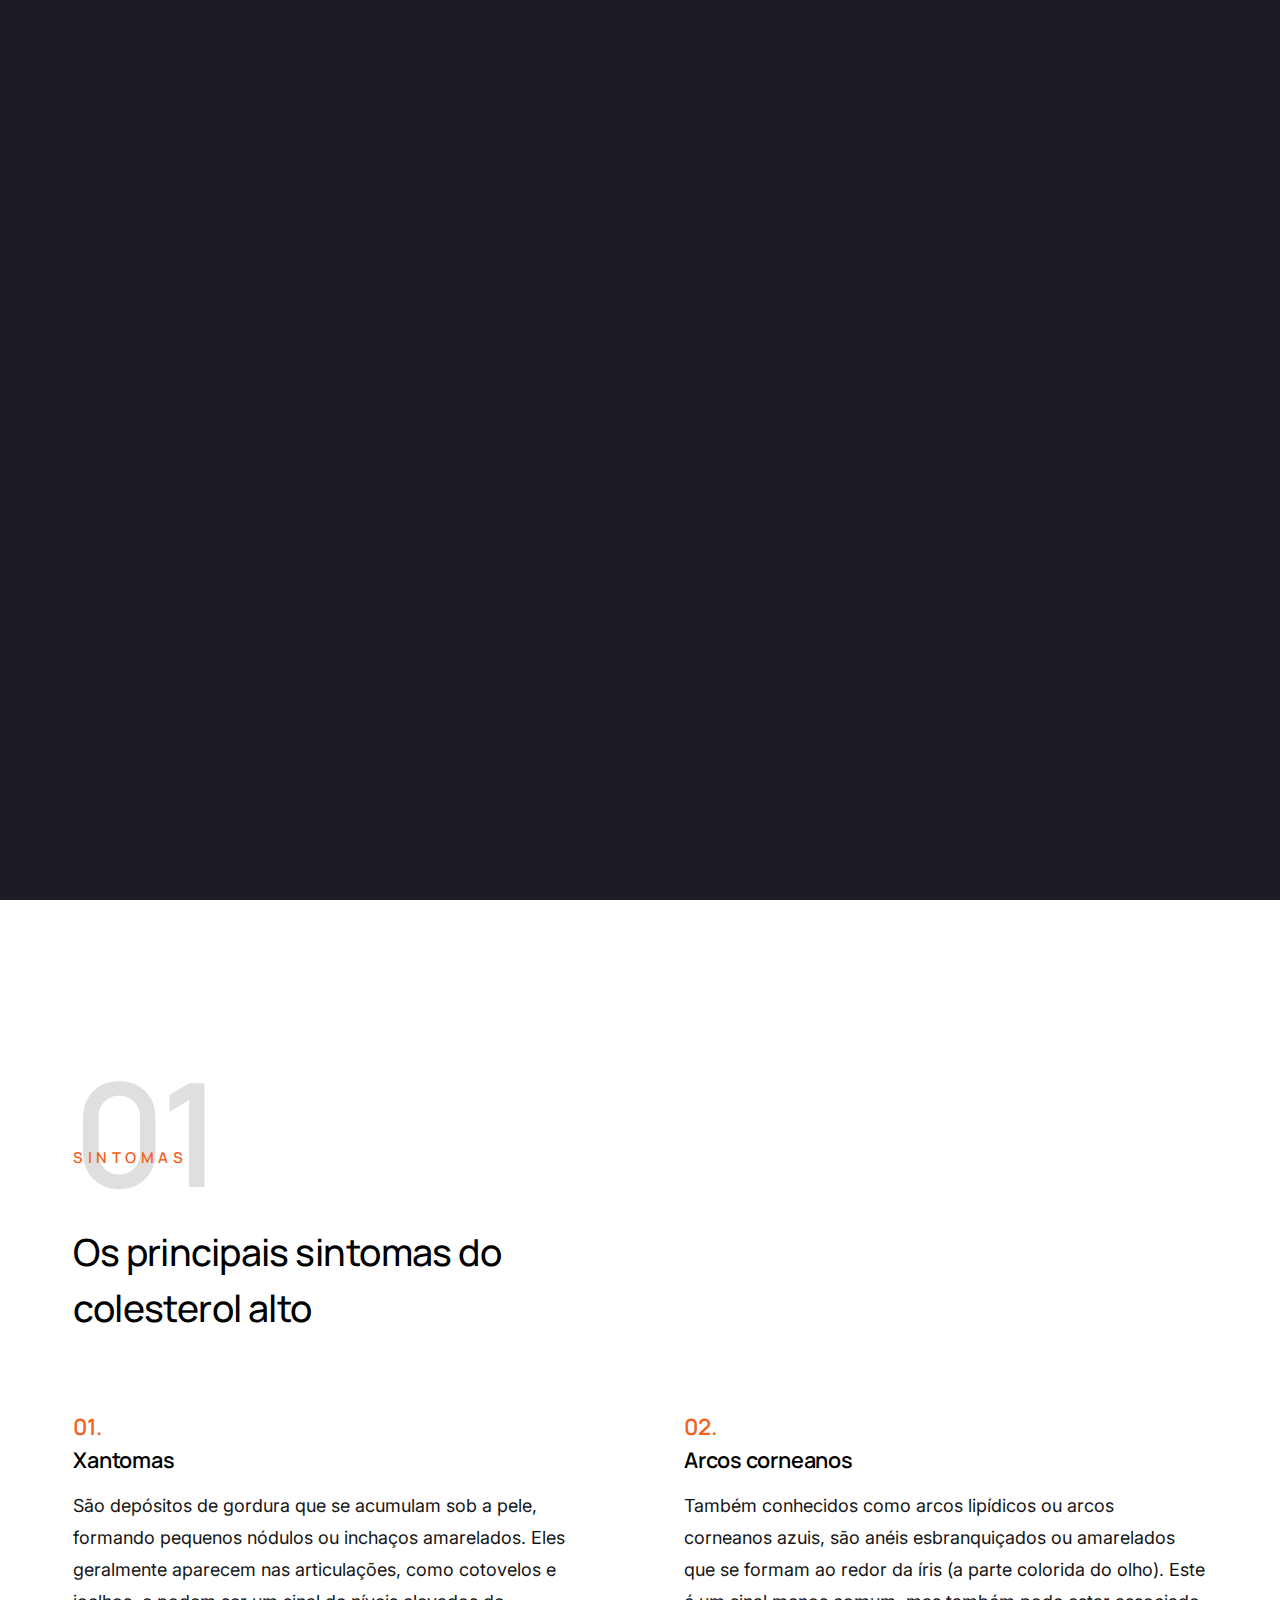
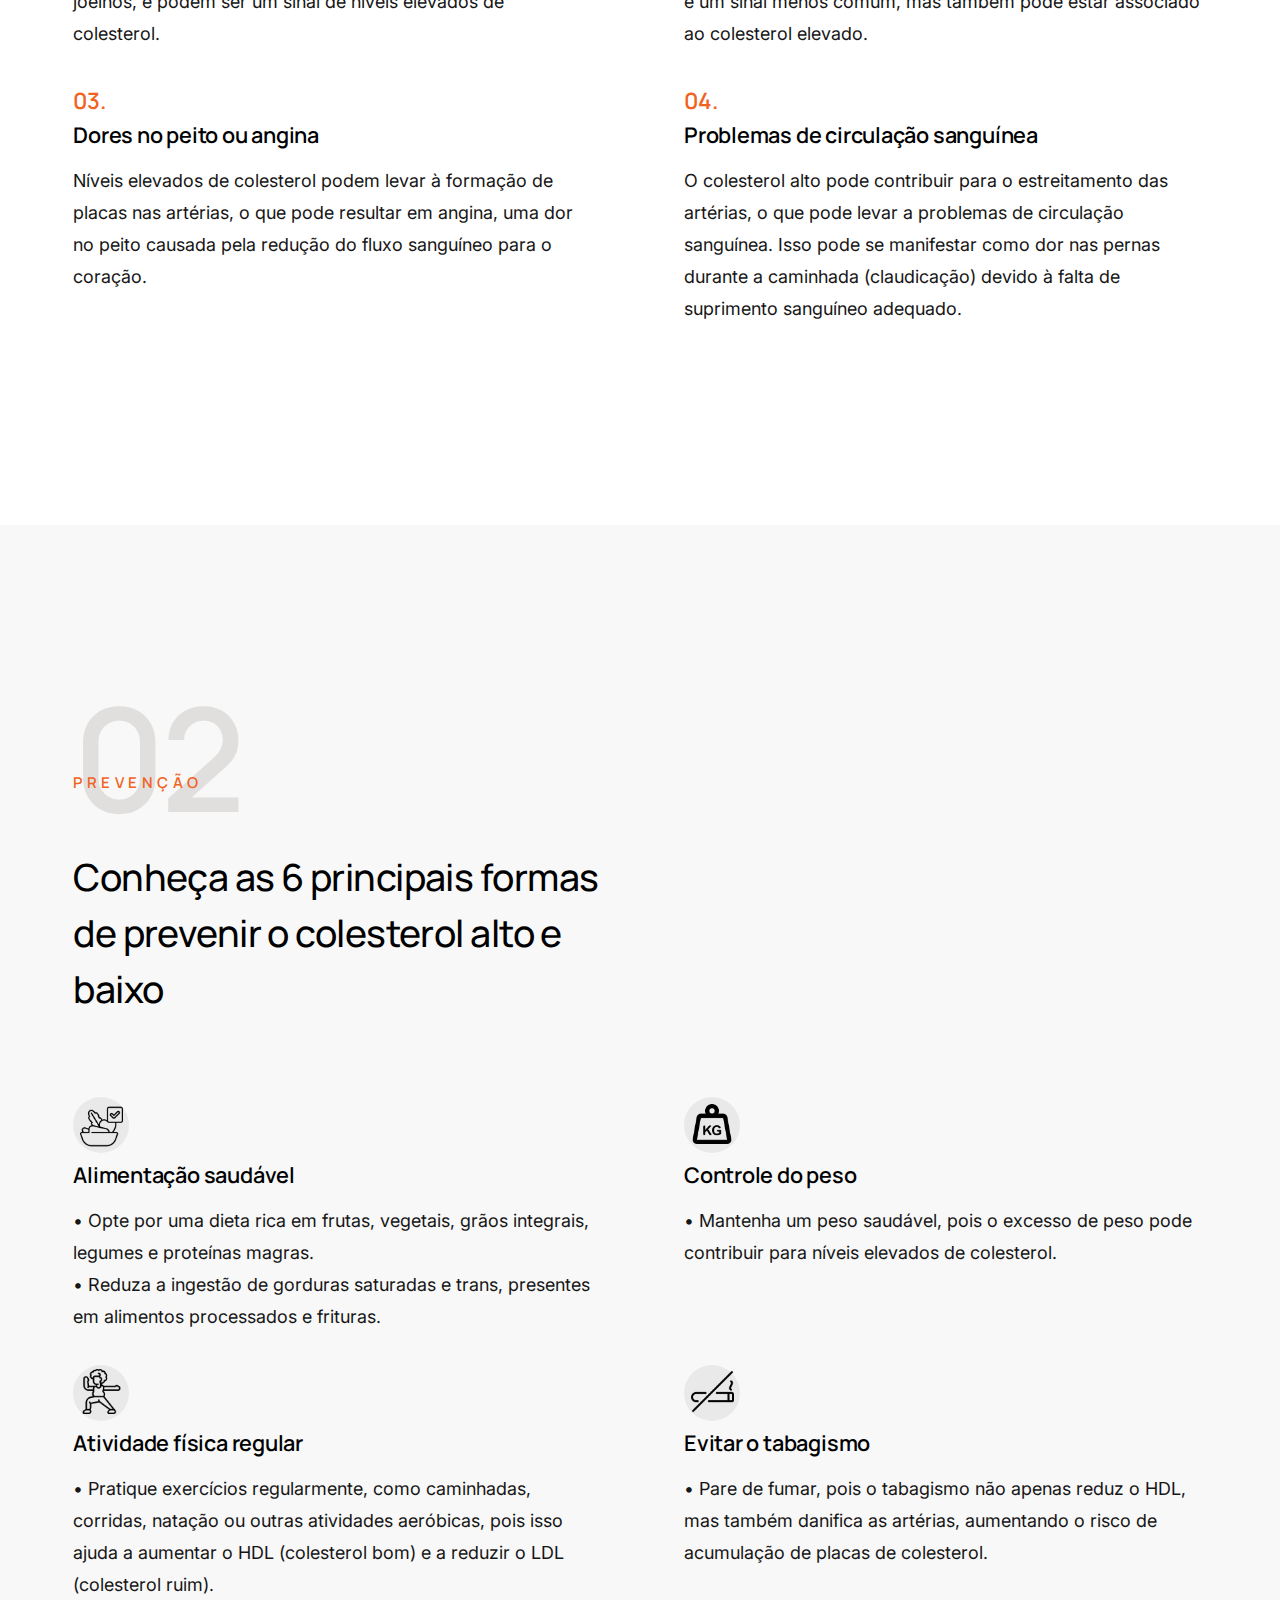
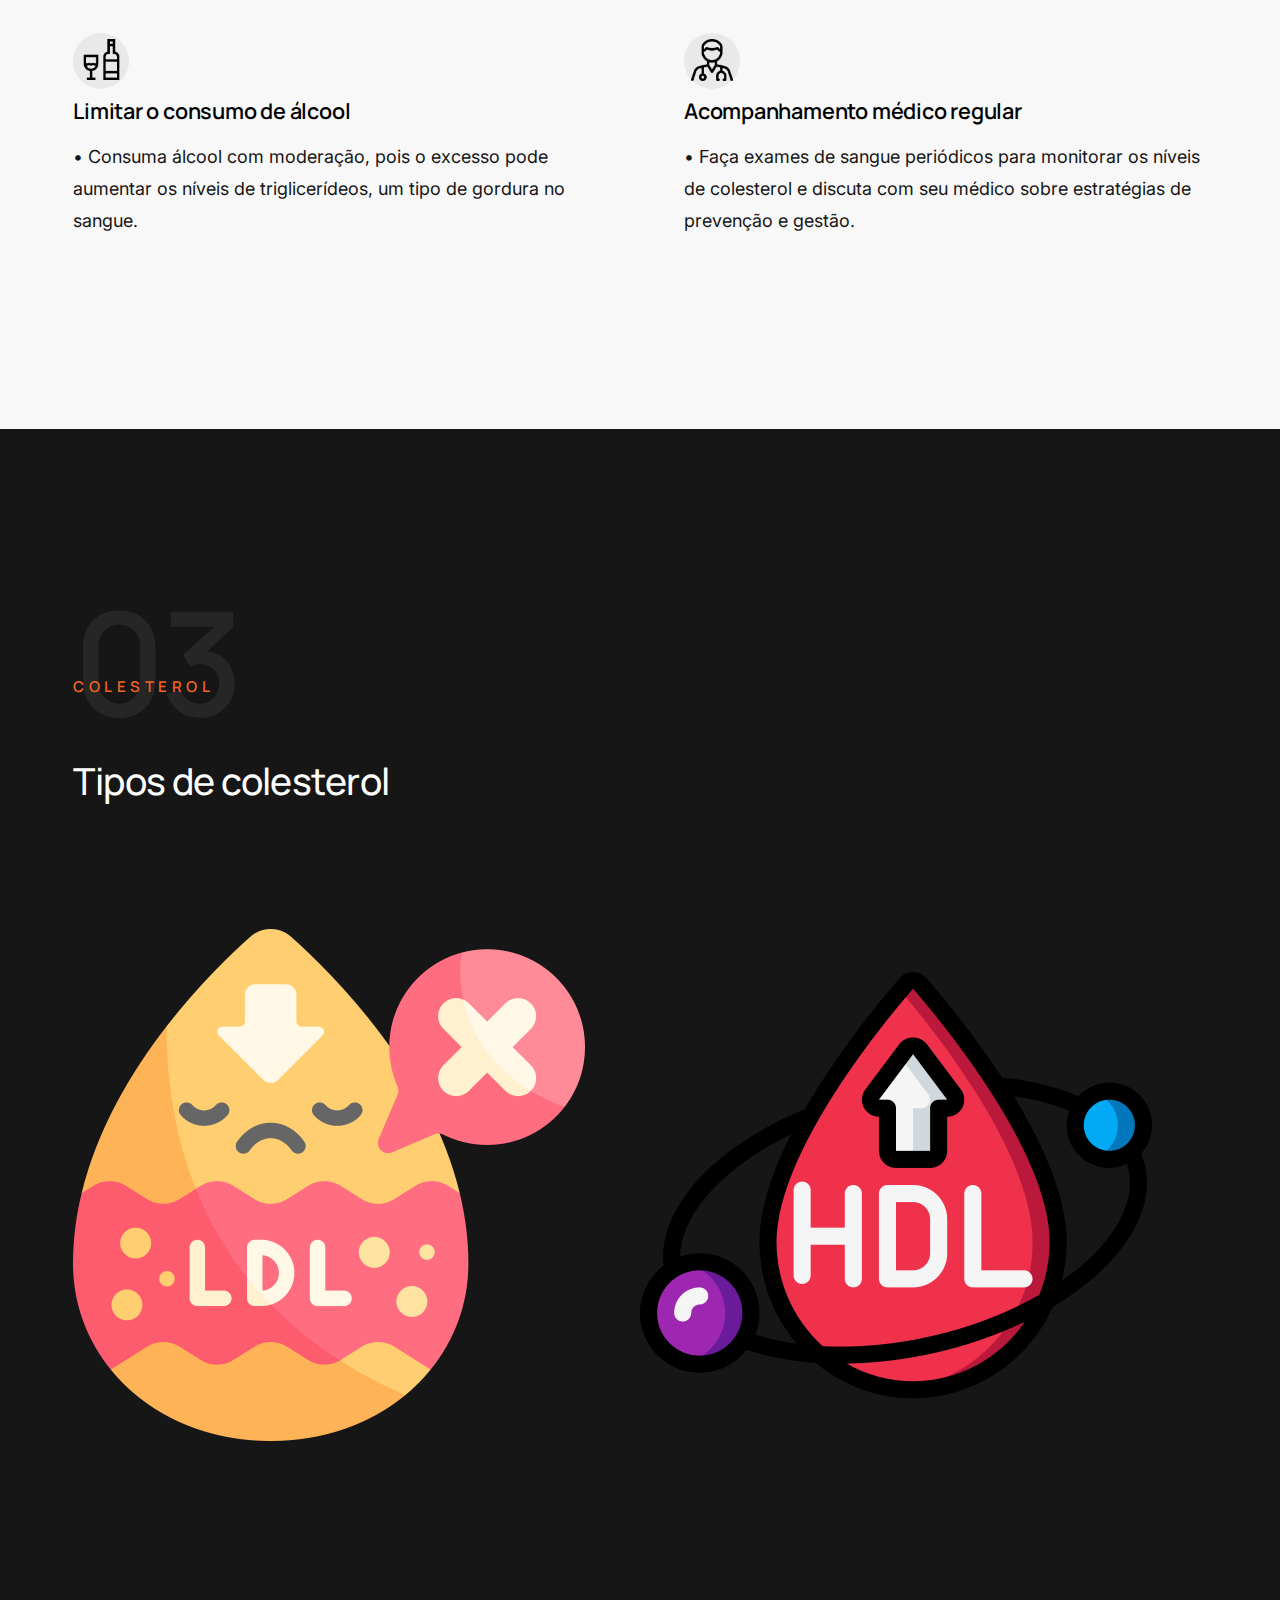
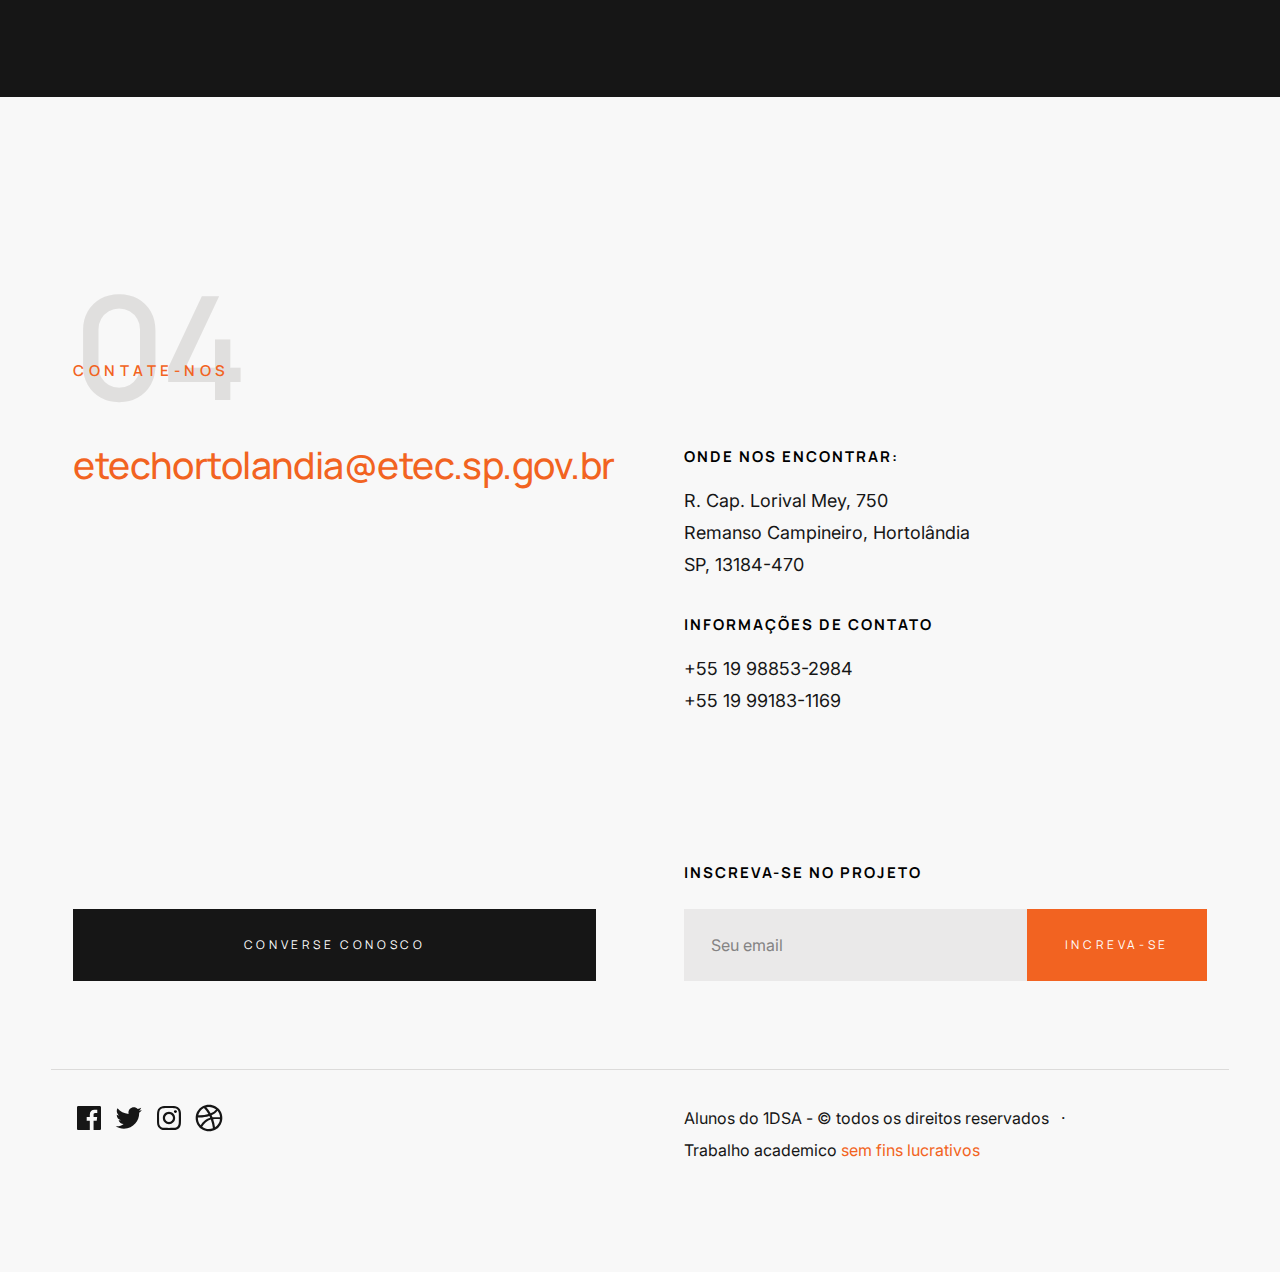
<file: index.html>
<!DOCTYPE html>
<html lang="en" class="no-js" >
<head>

    <!--- basic page needs
    ================================================== -->
    <meta charset="utf-8">
    <meta name="viewport" content="width=device-width, initial-scale=1">
    <title>Colesterol alto :3</title>

    <script>
        document.documentElement.classList.remove('no-js');
        document.documentElement.classList.add('js');
    </script>

    <!-- CSS
    ================================================== -->
    <link rel="stylesheet" href="css/vendor.css">
    <link rel="stylesheet" href="css/styles.css">

    <!-- favicons
    ================================================== -->
    <link rel="apple-touch-icon" sizes="180x180" href="apple-touch-icon.png">
    <link rel="icon" type="image/png" sizes="32x32" href="favicon-32x32.png">
    <link rel="icon" type="image/png" sizes="16x16" href="favicon-16x16.png">
    <link rel="manifest" href="site.webmanifest">

</head>


<body id="top">


    <!-- preloader
    ================================================== -->
    <div id="preloader">
        <div id="loader"></div>
    </div>


    <!-- page wrap
    ================================================== -->
    <div id="page" class="s-pagewrap">


        <!-- # site header 
        ================================================== -->
        <header class="s-header">

            <div class="row s-header__inner">

                <div class="s-header__block">
                    <div class="s-header__logo">
                        <a class="logo" href="index.html">
                            
                        </a>
                    </div>

                    <a class="s-header__menu-toggle" href="#0"><span>Menu</span></a>
                </div> <!-- end s-header__block -->

                <nav class="s-header__nav">
    
                    <ul class="s-header__menu-links">
                        <li class="current"><a href="#intro" class="smoothscroll">Home</a></li>
                        <li><a href="#about" class="smoothscroll">Sintomas</a></li>
                        <li><a href="#services" class="smoothscroll">Prevenção</a></li>
                        <li><a href="#folio" class="smoothscroll">Tipos</a></li>
                        <li><a href="#footer" class="smoothscroll">Contato</a></li>
                    </ul> <!-- s-header__menu-links -->

                    <ul class="s-header__social">
                        <li>
                            <a href="">
                                <svg xmlns="http://www.w3.org/2000/svg" width="24" height="24" viewBox="0 0 24 24" style="fill:rgba(0, 0, 0, 1);transform:;-ms-filter:"><path d="M20,3H4C3.447,3,3,3.448,3,4v16c0,0.552,0.447,1,1,1h8.615v-6.96h-2.338v-2.725h2.338v-2c0-2.325,1.42-3.592,3.5-3.592 c0.699-0.002,1.399,0.034,2.095,0.107v2.42h-1.435c-1.128,0-1.348,0.538-1.348,1.325v1.735h2.697l-0.35,2.725h-2.348V21H20 c0.553,0,1-0.448,1-1V4C21,3.448,20.553,3,20,3z"></path></svg>
                                <span class="u-screen-reader-text">Facebook</span>
                            </a>
                        </li>
                        <li>
                            <a href="">
                                <svg xmlns="http://www.w3.org/2000/svg" width="24" height="24" viewBox="0 0 24 24" style="fill:rgba(0, 0, 0, 1);transform:;-ms-filter:"><path d="M19.633,7.997c0.013,0.175,0.013,0.349,0.013,0.523c0,5.325-4.053,11.461-11.46,11.461c-2.282,0-4.402-0.661-6.186-1.809 c0.324,0.037,0.636,0.05,0.973,0.05c1.883,0,3.616-0.636,5.001-1.721c-1.771-0.037-3.255-1.197-3.767-2.793 c0.249,0.037,0.499,0.062,0.761,0.062c0.361,0,0.724-0.05,1.061-0.137c-1.847-0.374-3.23-1.995-3.23-3.953v-0.05 c0.537,0.299,1.16,0.486,1.82,0.511C3.534,9.419,2.823,8.184,2.823,6.787c0-0.748,0.199-1.434,0.548-2.032 c1.983,2.443,4.964,4.04,8.306,4.215c-0.062-0.3-0.1-0.611-0.1-0.923c0-2.22,1.796-4.028,4.028-4.028 c1.16,0,2.207,0.486,2.943,1.272c0.91-0.175,1.782-0.512,2.556-0.973c-0.299,0.935-0.936,1.721-1.771,2.22 c0.811-0.088,1.597-0.312,2.319-0.624C21.104,6.712,20.419,7.423,19.633,7.997z"></path></svg>
                                <span class="u-screen-reader-text">Twitter</span>
                            </a>
                        </li>
                        <li>
                            <a href="">
                                <svg xmlns="http://www.w3.org/2000/svg" width="24" height="24" viewBox="0 0 24 24" style="fill:rgba(0, 0, 0, 1);transform:;-ms-filter:"><path d="M11.999,7.377c-2.554,0-4.623,2.07-4.623,4.623c0,2.554,2.069,4.624,4.623,4.624c2.552,0,4.623-2.07,4.623-4.624 C16.622,9.447,14.551,7.377,11.999,7.377L11.999,7.377z M11.999,15.004c-1.659,0-3.004-1.345-3.004-3.003 c0-1.659,1.345-3.003,3.004-3.003s3.002,1.344,3.002,3.003C15.001,13.659,13.658,15.004,11.999,15.004L11.999,15.004z"></path><circle cx="16.806" cy="7.207" r="1.078"></circle><path d="M20.533,6.111c-0.469-1.209-1.424-2.165-2.633-2.632c-0.699-0.263-1.438-0.404-2.186-0.42 c-0.963-0.042-1.268-0.054-3.71-0.054s-2.755,0-3.71,0.054C7.548,3.074,6.809,3.215,6.11,3.479C4.9,3.946,3.945,4.902,3.477,6.111 c-0.263,0.7-0.404,1.438-0.419,2.186c-0.043,0.962-0.056,1.267-0.056,3.71c0,2.442,0,2.753,0.056,3.71 c0.015,0.748,0.156,1.486,0.419,2.187c0.469,1.208,1.424,2.164,2.634,2.632c0.696,0.272,1.435,0.426,2.185,0.45 c0.963,0.042,1.268,0.055,3.71,0.055s2.755,0,3.71-0.055c0.747-0.015,1.486-0.157,2.186-0.419c1.209-0.469,2.164-1.424,2.633-2.633 c0.263-0.7,0.404-1.438,0.419-2.186c0.043-0.962,0.056-1.267,0.056-3.71s0-2.753-0.056-3.71C20.941,7.57,20.801,6.819,20.533,6.111z M19.315,15.643c-0.007,0.576-0.111,1.147-0.311,1.688c-0.305,0.787-0.926,1.409-1.712,1.711c-0.535,0.199-1.099,0.303-1.67,0.311 c-0.95,0.044-1.218,0.055-3.654,0.055c-2.438,0-2.687,0-3.655-0.055c-0.569-0.007-1.135-0.112-1.669-0.311 c-0.789-0.301-1.414-0.923-1.719-1.711c-0.196-0.534-0.302-1.099-0.311-1.669c-0.043-0.95-0.053-1.218-0.053-3.654 c0-2.437,0-2.686,0.053-3.655c0.007-0.576,0.111-1.146,0.311-1.687c0.305-0.789,0.93-1.41,1.719-1.712 c0.534-0.198,1.1-0.303,1.669-0.311c0.951-0.043,1.218-0.055,3.655-0.055c2.437,0,2.687,0,3.654,0.055 c0.571,0.007,1.135,0.112,1.67,0.311c0.786,0.303,1.407,0.925,1.712,1.712c0.196,0.534,0.302,1.099,0.311,1.669 c0.043,0.951,0.054,1.218,0.054,3.655c0,2.436,0,2.698-0.043,3.654H19.315z"></path></svg>
                                <span class="u-screen-reader-text">Instagram</span>
                            </a>
                        </li>
                        <li>
                            <a href="">
                                <svg xmlns="http://www.w3.org/2000/svg" width="24" height="24" viewBox="0 0 24 24" style="fill: rgba(0, 0, 0, 1);transform: ;msFilter:;"><path d="M20.66 6.98a9.932 9.932 0 0 0-3.641-3.64C15.486 2.447 13.813 2 12 2s-3.486.447-5.02 1.34c-1.533.893-2.747 2.107-3.64 3.64S2 10.187 2 12s.446 3.487 1.34 5.02a9.924 9.924 0 0 0 3.641 3.64C8.514 21.553 10.187 22 12 22s3.486-.447 5.02-1.34a9.932 9.932 0 0 0 3.641-3.64C21.554 15.487 22 13.813 22 12s-.446-3.487-1.34-5.02zM12 3.66c2 0 3.772.64 5.32 1.919-.92 1.174-2.286 2.14-4.1 2.9-1.002-1.813-2.088-3.327-3.261-4.54A7.715 7.715 0 0 1 12 3.66zM5.51 6.8a8.116 8.116 0 0 1 2.711-2.22c1.212 1.201 2.325 2.7 3.34 4.5-2 .6-4.114.9-6.341.9-.573 0-1.006-.013-1.3-.04A8.549 8.549 0 0 1 5.51 6.8zM3.66 12c0-.054.003-.12.01-.2.007-.08.01-.146.01-.2.254.014.641.02 1.161.02 2.666 0 5.146-.367 7.439-1.1.187.373.381.793.58 1.26-1.32.293-2.674 1.006-4.061 2.14S6.4 16.247 5.76 17.5c-1.4-1.587-2.1-3.42-2.1-5.5zM12 20.34c-1.894 0-3.594-.587-5.101-1.759.601-1.187 1.524-2.322 2.771-3.401 1.246-1.08 2.483-1.753 3.71-2.02a29.441 29.441 0 0 1 1.56 6.62 8.166 8.166 0 0 1-2.94.56zm7.08-3.96a8.351 8.351 0 0 1-2.58 2.621c-.24-2.08-.7-4.107-1.379-6.081.932-.066 1.765-.1 2.5-.1.799 0 1.686.034 2.659.1a8.098 8.098 0 0 1-1.2 3.46zm-1.24-5c-1.16 0-2.233.047-3.22.14a27.053 27.053 0 0 0-.68-1.62c2.066-.906 3.532-2.006 4.399-3.3 1.2 1.414 1.854 3.027 1.96 4.84-.812-.04-1.632-.06-2.459-.06z"></path></svg>
                                <span class="u-screen-reader-text">Dribbble</span>
                            </a>
                        </li>
                    </ul> <!-- s-header__social -->
    
                </nav> <!-- end s-header__nav -->

            </div> <!-- end s-header__inner -->

        </header> <!-- end s-header -->


        <!-- # site-content
        ================================================== -->
        <section id="content" class="s-content">


            <!-- intro
            ----------------------------------------------- -->
            <section id="intro" class="s-intro target-section">

                <div class="s-intro__bg"></div>

                <div class="row s-intro__content">

                    <div class="s-intro__content-bg"></div>

                    <div class="column lg-12 s-intro__content-inner">
                        
                        <h1 class="s-intro__content-title">
                        Colesterol alto:<br>
                        o inimigo de milhares <br>de pessoas<br>
                        
                        </h1>

                        <div class="s-intro__content-buttons">
                            <a href="Colesterol Alto - Pesquisa (respostas) - Respostas ao formulário 1.pdf" class="btn btn--stroke s-intro__content-btn smoothscroll">Nossas pesquisas</a>
                            <a href="Colesterol Alto - Pesquisa (respostas) - Respostas ao formulário 1.pdf" class="s-intro__content-video-btn">
                                <svg xmlns="http://www.w3.org/2000/svg" width="24" height="24" viewBox="0 0 24 24" style="fill: rgba(0, 0, 0, 1);transform: ;msFilter:;"><path d="M7 6v12l10-6z"></path></svg>
                            </a>
                        </div>
                       
                    </div> <!-- s-intro__content-inner -->

                </div> <!-- s-intro__content -->

                <div class="s-intro__scroll-down">
                    <a href="#about" class="smoothscroll">
                        <span>Role para baixo</span>
                    </a>
                </div> <!-- s-intro__scroll-down -->

            </section> <!-- end s-intro -->


            <!-- about
            ----------------------------------------------- -->
            <section id="about" class="s-about target-section">

                <div class="row section-header" data-num="01">
                    <h3 class="column lg-12 section-header__pretitle pretitle text-pretitle">Sintomas</h3>
                    <div class="column lg-6 stack-on-1100 section-header__primary">
                        <h2 class="title text-display-1">
                        Os principais sintomas do colesterol alto
                        </h2>
                    </div>
                    <div class="column lg-6 stack-on-1100 section-header__secondary">
                        <p class="desc">
                        
                        </p>
                    </div>
                </div> <!-- end section-header -->

                <div class="row process-list list-block show-ctr block-lg-one-half block-tab-whole">
    
                    <div class="column list-block__item">
                        <div class="list-block__title">
                            <h3 class="h5">Xantomas</h3>
                        </div>
                        <div class="list-block__text">
                            <p>
                                São depósitos de gordura que se acumulam sob a pele, formando pequenos nódulos ou inchaços amarelados. Eles geralmente aparecem nas articulações, como cotovelos e joelhos, e podem ser um sinal de níveis elevados de colesterol.
                            </p>
                        </div>
                    </div> <!-- end list-block__item -->

                    <div class="column list-block__item">
                        <div class="list-block__title">
                            <h3 class="h5">Arcos corneanos</h3>
                        </div>
                        <div class="list-block__text">
                            <p>
                                Também conhecidos como arcos lipídicos ou arcos corneanos azuis, são anéis esbranquiçados ou amarelados que se formam ao redor da íris (a parte colorida do olho). Este é um sinal menos comum, mas também pode estar associado ao colesterol elevado.
                            </p>
                        </div>
                    </div> <!-- end list-block__item -->
        
                    <div class="column list-block__item">
                        <div class="list-block__title">
                            <h3 class="h5">Dores no peito ou angina</h3>
                        </div>
                        <div class="list-block__text">
                            <p>
                                Níveis elevados de colesterol podem levar à formação de placas nas artérias, o que pode resultar em angina, uma dor no peito causada pela redução do fluxo sanguíneo para o coração. 
                            </p>
                        </div>
                    </div> <!-- end list-block__item -->
        
                    <div class="column list-block__item">
                        <div class="list-block__title">
                            <h3 class="h5">Problemas de circulação sanguínea</h3>
                        </div>
                        <div class="list-block__text">
                            <p>
                                O colesterol alto pode contribuir para o estreitamento das artérias, o que pode levar a problemas de circulação sanguínea. Isso pode se manifestar como dor nas pernas durante a caminhada (claudicação) devido à falta de suprimento sanguíneo adequado.
                            </p>
                        </div>
                    </div> <!-- end list-block__item -->

                </div> <!-- end process-list -->

            </section> <!-- end s-about -->


            <!-- services
            ----------------------------------------------- -->
            <section id="services" class="s-services target-section">

                <div class="row section-header" data-num="02">
                    <h3 class="column lg-12 section-header__pretitle text-pretitle">Prevenção</h3>
                    <div class="column lg-6 stack-on-1100 section-header__primary">
                        <h2 class="title text-display-1">
                            Conheça as 6 principais formas de prevenir o colesterol alto e baixo
                        </h2>
                    </div>
                    <div class="column lg-6 stack-on-1100 section-header__secondary">
                        <p class="desc">
                        
                        </p>
                    </div>
                </div> <!-- end section-header -->

                <div class="row services-list list-block block-lg-one-half block-tab-whole">
    
                    <div class="column list-block__item">
                        <div class="list-block__title">
                            <div class="list-block__icon">
                                <img src="images/alimentacao.png" style="padding-top: 35px;" width="43" height="43"  style="fill: rgba(0, 0, 0, 1);transform: ;msFilter:;"><path d="m6.516 14.323-1.49 6.452a.998.998 0 0 0 1.529 1.057L12 18.202l5.445 3.63a1.001 1.001 0 0 0 1.517-1.106l-1.829-6.4 4.536-4.082a1 1 0 0 0-.59-1.74l-5.701-.454-2.467-5.461a.998.998 0 0 0-1.822 0L8.622 8.05l-5.701.453a1 1 0 0 0-.619 1.713l4.214 4.107zm2.853-4.326a.998.998 0 0 0 .832-.586L12 5.43l1.799 3.981a.998.998 0 0 0 .832.586l3.972.315-3.271 2.944c-.284.256-.397.65-.293 1.018l1.253 4.385-3.736-2.491a.995.995 0 0 0-1.109 0l-3.904 2.603 1.05-4.546a1 1 0 0 0-.276-.94l-3.038-2.962 4.09-.326z"></path></img>
                            </div>
                            <h3 class="h5">Alimentação saudável</h3>
                        </div>
                        <div class="list-block__text">
                            <p>
                                • Opte por uma dieta rica em frutas, vegetais, grãos integrais, legumes e proteínas magras. <br>
                                • Reduza a ingestão de gorduras saturadas e trans, presentes em alimentos processados e frituras.
                            </p>
                        </div>
                    </div> <!-- end list-block__item -->
        
                    <div class="column list-block__item">
                        <div class="list-block__title">
                            <div class="list-block__icon">
                                <img src="images/peso.png" style="padding-top: 30px;" width="40" height="40" viewBox="0 0 24 24" style="fill: rgba(0, 0, 0, 1);transform: ;msFilter:;"><path d="m21.406 6.086-9-4a1.001 1.001 0 0 0-.813 0l-9 4c-.02.009-.034.024-.054.035-.028.014-.058.023-.084.04-.022.015-.039.034-.06.05a.87.87 0 0 0-.19.194c-.02.028-.041.053-.059.081a1.119 1.119 0 0 0-.076.165c-.009.027-.023.052-.031.079A1.013 1.013 0 0 0 2 7v10c0 .396.232.753.594.914l9 4c.13.058.268.086.406.086a.997.997 0 0 0 .402-.096l.004.01 9-4A.999.999 0 0 0 22 17V7a.999.999 0 0 0-.594-.914zM12 4.095 18.538 7 12 9.905l-1.308-.581L5.463 7 12 4.095zM4 16.351V8.539l7 3.111v7.811l-7-3.11zm9 3.11V11.65l7-3.111v7.812l-7 3.11z"></path></img>
                            </div>
                            <h3 class="h5">Controle do peso</h3>
                        </div>
                        <div class="list-block__text">
                            <p>
                                • Mantenha um peso saudável, pois o excesso de peso pode contribuir para níveis elevados de colesterol.
                            </p>
                        </div>
                    </div> <!-- end list-block__item -->
        
                    <div class="column list-block__item">
                        <div class="list-block__title">
                            <div class="list-block__icon">
                                <img src="images/atividade.png" style="padding-top: 30px;" width="45" height="45" viewBox="0 0 24 24" style="fill: rgba(0, 0, 0, 1);transform: ;msFilter:;"><path d="M6 14c-2.206 0-4 1.794-4 4s1.794 4 4 4a4.003 4.003 0 0 0 3.998-3.98H10V16h4v2.039h.004A4.002 4.002 0 0 0 18 22c2.206 0 4-1.794 4-4s-1.794-4-4-4h-2v-4h2c2.206 0 4-1.794 4-4s-1.794-4-4-4-4 1.794-4 4v2h-4V5.98h-.002A4.003 4.003 0 0 0 6 2C3.794 2 2 3.794 2 6s1.794 4 4 4h2v4H6zm2 4c0 1.122-.879 2-2 2s-2-.878-2-2 .879-2 2-2h2v2zm10-2c1.121 0 2 .878 2 2s-.879 2-2 2-2-.878-2-2v-2h2zM16 6c0-1.122.879-2 2-2s2 .878 2 2-.879 2-2 2h-2V6zM6 8c-1.121 0-2-.878-2-2s.879-2 2-2 2 .878 2 2v2H6zm4 2h4v4h-4v-4z"></path></img>
                            </div>
                            <h3 class="h5">Atividade física regular</h3>
                        </div>
                        <div class="list-block__text">
                            <p>
                                • Pratique exercícios regularmente, como caminhadas, corridas, natação ou outras atividades aeróbicas, pois isso ajuda a aumentar o HDL (colesterol bom) e a reduzir o LDL (colesterol ruim).
                            </p>
                        </div>
                    </div> <!-- end list-block__item -->
        
                    <div class="column list-block__item">
                        <div class="list-block__title">
                            <div class="list-block__icon">
                                <img src="images/tabaco.png" style="padding-top: 30px;" width="43" height="43" viewBox="0 0 24 24" style="fill: rgba(0, 0, 0, 1);transform: ;msFilter:;"><path d="M20 3H4c-1.103 0-2 .897-2 2v11c0 1.103.897 2 2 2h4l-1.8 2.4 1.6 1.2 2.7-3.6h3l2.7 3.6 1.6-1.2L16 18h4c1.103 0 2-.897 2-2V5c0-1.103-.897-2-2-2zM4 16V5h16l.001 11H4z"></path><path d="M6 12h4v2H6z"></path></img>
                            </div>
                            <h3 class="h5">Evitar o tabagismo</h3>
                        </div>
                        <div class="list-block__text">
                            <p>
                                • Pare de fumar, pois o tabagismo não apenas reduz o HDL, mas também danifica as artérias, aumentando o risco de acumulação de placas de colesterol.
                            </p>
                        </div>
                    </div> <!-- end list-block__item -->

                    <div class="column list-block__item">
                        <div class="list-block__title">
                            <div class="list-block__icon">
                                <img src="images/alcool icon.png" style="padding-top: 30px;" width="41" height="41" viewBox="0 0 24 24" style="fill: rgba(0, 0, 0, 1);transform: ;msFilter:;"><path d="M5 22h14c1.103 0 2-.897 2-2V9a1 1 0 0 0-1-1h-3V7c0-2.757-2.243-5-5-5S7 4.243 7 7v1H4a1 1 0 0 0-1 1v11c0 1.103.897 2 2 2zM9 7c0-1.654 1.346-3 3-3s3 1.346 3 3v1H9V7zm-4 3h2v2h2v-2h6v2h2v-2h2l.002 10H5V10z"></path></img>
                            </div>
                            <h3 class="h5">Limitar o consumo de álcool</h3>
                        </div>
                        <div class="list-block__text">
                            <p>
                                • Consuma álcool com moderação, pois o excesso pode aumentar os níveis de triglicerídeos, um tipo de gordura no sangue.
                            </p>
                        </div>
                    </div> <!-- end list-block__item -->
        
                    <div class="column list-block__item">
                        <div class="list-block__title">
                            <div class="list-block__icon">
                                <img src="images/medico icon.png" style="padding-top: 30px;" width="42" height="42" viewBox="0 0 24 24" style="fill: rgba(0, 0, 0, 1);transform: ;msFilter:;"><path d="M21 6c0-1.654-1.346-3-3-3a2.993 2.993 0 0 0-2.815 2h-6.37A2.993 2.993 0 0 0 6 3C4.346 3 3 4.346 3 6c0 1.302.839 2.401 2 2.815v6.369A2.997 2.997 0 0 0 3 18c0 1.654 1.346 3 3 3a2.993 2.993 0 0 0 2.815-2h6.369a2.994 2.994 0 0 0 2.815 2c1.654 0 3-1.346 3-3a2.997 2.997 0 0 0-2-2.816V8.816A2.996 2.996 0 0 0 21 6zm-3-1a1.001 1.001 0 1 1-1 1c0-.551.448-1 1-1zm-2.815 12h-6.37A2.99 2.99 0 0 0 7 15.184V8.816A2.99 2.99 0 0 0 8.815 7h6.369A2.99 2.99 0 0 0 17 8.815v6.369A2.99 2.99 0 0 0 15.185 17zM6 5a1.001 1.001 0 1 1-1 1c0-.551.448-1 1-1zm0 14a1.001 1.001 0 0 1 0-2 1.001 1.001 0 0 1 0 2zm12 0a1.001 1.001 0 0 1 0-2 1.001 1.001 0 0 1 0 2z"></path></img>
                            </div>
                            <h3 class="h5">Acompanhamento médico regular</h3>
                        </div>
                        <div class="list-block__text">
                            <p>
                                • Faça exames de sangue periódicos para monitorar os níveis de colesterol e discuta com seu médico sobre estratégias de prevenção e gestão.
                            </p>
                        </div>
                    </div> <!-- end list-block__item -->
        
                </div> <!-- end process-list -->

            </section> <!-- end s-services -->


            <!-- portfolio
            ----------------------------------------------- -->
            <section id="folio" class="s-folio target-section">

                <div class="row section-header light-on-dark" data-num="03">
                    <h3 class="column lg-12 section-header__pretitle text-pretitle">Colesterol</h3>
                    <div class="column lg-6 stack-on-1100 section-header__primary">
                        <h2 class="title text-display-1">
                            Tipos de colesterol
                        </h2>
                    </div>
                    <div class="column lg-6 stack-on-1100 section-header__secondary">
                        <p class="desc">
                        
                        </p>
                    </div>
                </div> <!-- end section-header -->

                <div id="bricks" class="row bricks">
                    <div class="column lg-12 masonry">
                        <div class="bricks-wrapper">

                            <div class="grid-sizer"></div>

                            <article class="brick brick--double entry">
                                <a href="#modal-01" class="entry__link">
                                    <div class="entry__thumb">
                                        <img src="images/colestero lruim.png" alt="">
                                    </div>
                                    <div class="entry__info">
                                        
                                        <h4 class="entry__title">:3</h4>
                                    </div>
                                </a>
                            </article> <!-- entry -->

                            <article class="brick brick--double entry">
                                <a href="#modal-02" class="entry__link">
                                    <div class="entry__thumb">
                                        <img src="images/colesterobom.png" alt="">
                                    </div>
                                    <div class="entry__info">
                                        
                                        <h4 class="entry__title">:3</h4>
                                    </div>
                                </a>
                            </article> <!-- entry -->

                            <!-- entry -->

                        </div> <!-- end bricks-wrapper -->
                    </div> <!-- end masonry -->
                </div> <!-- end bricks -->


                <!-- modal templates popup
                -------------------------------------------- -->
                <div id="modal-01" hidden>
                    <div class="modal-popup">
                        <img src="images/colestero lruim.png" alt="">
            
                        <div class="modal-popup__desc">
                            <h5>Low-density lipoprotein (LDL):</h5>
                            <p>Conhecido como "colesterol ruim", o LDL transporta o colesterol do fígado para as células. Se houver excesso de LDL em relação às necessidades celulares, pode ocorrer a acumulação de colesterol nas artérias, formando placas que podem levar a doenças cardiovasculares.</p>
                            <ul class="modal-popup__cat">
                                
                                <li>:3</li>
                            </ul>
                        </div>
            
                        <a href="https://www.gov.br/saude/pt-br/assuntos/noticias/2022/agosto/201ccolesterol-ruim201d-elevado-esta-relacionado-ao-desenvolvimento-de-doencas-cardiovasculares#:~:text=Colesterol%20LDL%3A%20o%20colesterol%20combinado,infarto%20e%20acidente%20vascular%20cerebral." class="modal-popup__details">Colesterol ruim</a>
                    </div>
                </div> <!-- end modal -->

                <div id="modal-02" hidden>
                    <div class="modal-popup">
                        <img src="images/colesterobom.png" alt="">
            
                        <div class="modal-popup__desc">
                            <h5>High-density lipoprotein (HDL):</h5>
                            <p>Chamado de "colesterol bom", o HDL remove o excesso de colesterol das células e o transporta de volta para o fígado, onde pode ser processado e eliminado.</p>
                            <ul class="modal-popup__cat">
                                <li>:3</li>
                            </ul>
                        </div>
            
                        <a href="https://www.behance.net/" class="modal-popup__details">Colesterol bom</a>
                    </div>
                </div> <!-- end modal -->

                

                <!-- clients
                -------------------------------------------- -->
               

                        </div> <!-- clients-list -->
                    </div> <!-- end column lg-12 -->
                </div> <!-- end s-clients -->

            </section> <!-- end s-folio -->


            <!-- testimonials
            ----------------------------------------------- -->
            
        </section>  <!-- end content -->


        <!-- # site-footer
        ================================================== -->
        <footer id="footer" class="s-footer target-section">

            <div class="row section-header" data-num="04">
                <h3 class="column lg-12 section-header__pretitle text-pretitle">Contate-nos</h3>
                <div class="column lg-6 stack-on-1100 section-header__primary">
                    <h2 class="title text-display-1">
                    <a href="mailto:#0" title="">etechortolandia@etec.sp.gov.br</a>
                    </h2>
                </div>    
                <div class="column lg-6 stack-on-1100 section-header__secondary">
                    
                    <div class="contact-block">
                        <h6>Onde nos encontrar:</h6>
                        <p>
                        R. Cap. Lorival Mey, 750<br>
                        Remanso Campineiro, Hortolândia <br>
                        SP, 13184-470
                        </p>
                    </div>

                    <div class="contact-block">
                        <h6>Informações de contato</h6>
                        <ul class="contact-list">
                            <li><a href="tel:197-543-2345">+55 19 98853-2984</a></li>
                            <li><a href="tel:197-123-9876">+55 19 99183-1169</a></li>
                        </ul>
                    </div>

                </div>
            </div> <!-- end section-header -->

            <div class="row list-block block-lg-one-half block-tab-whole block-stack-on-1000 s-footer__btns">
                <div class="column list-block__item">
                    <div class="s-footer__contact-btn">
                        <a href="mailto:#0" class="btn btn--primary u-fullwidth">
                            Converse conosco
                        </a>
                    </div>
                </div>
                <div class="column list-block__item">
                    <div class="subscribe-form s-footer__subscribe">
                        <h6>Inscreva-se no projeto</h6>
                        <form id="mc-form" class="mc-form">
                            <input type="email" name="EMAIL" id="mce-EMAIL" class="u-fullwidth text-center" placeholder="Seu email" title="The domain portion of the email address is invalid (the portion after the @)." pattern="^([^\x00-\x20\x22\x28\x29\x2c\x2e\x3a-\x3c\x3e\x40\x5b-\x5d\x7f-\xff]+|\x22([^\x0d\x22\x5c\x80-\xff]|\x5c[\x00-\x7f])*\x22)(\x2e([^\x00-\x20\x22\x28\x29\x2c\x2e\x3a-\x3c\x3e\x40\x5b-\x5d\x7f-\xff]+|\x22([^\x0d\x22\x5c\x80-\xff]|\x5c[\x00-\x7f])*\x22))*\x40([^\x00-\x20\x22\x28\x29\x2c\x2e\x3a-\x3c\x3e\x40\x5b-\x5d\x7f-\xff]+|\x5b([^\x0d\x5b-\x5d\x80-\xff]|\x5c[\x00-\x7f])*\x5d)(\x2e([^\x00-\x20\x22\x28\x29\x2c\x2e\x3a-\x3c\x3e\x40\x5b-\x5d\x7f-\xff]+|\x5b([^\x0d\x5b-\x5d\x80-\xff]|\x5c[\x00-\x7f])*\x5d))*(\.\w{2,})+$" required>
                            <input type="submit" name="inscreva-se" value="Increva-se" class="btn btn--primary u-fullwidth">
                            <!-- <div style="position: absolute; left: -5000px;" aria-hidden="true"><input type="text" name="b_cdb7b577e41181934ed6a6a44_9a91cfe7b3" tabindex="-1" value=""></div> -->
                            <div class="mc-status"></div>
                        </form>
                    </div>
                </div>
            </div> <!-- end s-footer__btns -->

            <div class="row s-footer__bottom">

                <div class="column lg-6 tab-12 s-footer__bottom-left">
                    <ul class="s-footer__social">
                        <li>
                            <a href="">
                                <svg xmlns="http://www.w3.org/2000/svg" width="24" height="24" viewBox="0 0 24 24" style="fill:rgba(0, 0, 0, 1);transform:;-ms-filter:"><path d="M20,3H4C3.447,3,3,3.448,3,4v16c0,0.552,0.447,1,1,1h8.615v-6.96h-2.338v-2.725h2.338v-2c0-2.325,1.42-3.592,3.5-3.592 c0.699-0.002,1.399,0.034,2.095,0.107v2.42h-1.435c-1.128,0-1.348,0.538-1.348,1.325v1.735h2.697l-0.35,2.725h-2.348V21H20 c0.553,0,1-0.448,1-1V4C21,3.448,20.553,3,20,3z"></path></svg>
                                <span class="u-screen-reader-text">Facebook</span>
                            </a>
                        </li>
                        <li>
                            <a href="">
                                <svg xmlns="http://www.w3.org/2000/svg" width="24" height="24" viewBox="0 0 24 24" style="fill:rgba(0, 0, 0, 1);transform:;-ms-filter:"><path d="M19.633,7.997c0.013,0.175,0.013,0.349,0.013,0.523c0,5.325-4.053,11.461-11.46,11.461c-2.282,0-4.402-0.661-6.186-1.809 c0.324,0.037,0.636,0.05,0.973,0.05c1.883,0,3.616-0.636,5.001-1.721c-1.771-0.037-3.255-1.197-3.767-2.793 c0.249,0.037,0.499,0.062,0.761,0.062c0.361,0,0.724-0.05,1.061-0.137c-1.847-0.374-3.23-1.995-3.23-3.953v-0.05 c0.537,0.299,1.16,0.486,1.82,0.511C3.534,9.419,2.823,8.184,2.823,6.787c0-0.748,0.199-1.434,0.548-2.032 c1.983,2.443,4.964,4.04,8.306,4.215c-0.062-0.3-0.1-0.611-0.1-0.923c0-2.22,1.796-4.028,4.028-4.028 c1.16,0,2.207,0.486,2.943,1.272c0.91-0.175,1.782-0.512,2.556-0.973c-0.299,0.935-0.936,1.721-1.771,2.22 c0.811-0.088,1.597-0.312,2.319-0.624C21.104,6.712,20.419,7.423,19.633,7.997z"></path></svg>
                                <span class="u-screen-reader-text">Twitter</span>
                            </a>
                        </li>
                        <li>
                            <a href="">
                                <svg xmlns="http://www.w3.org/2000/svg" width="24" height="24" viewBox="0 0 24 24" style="fill:rgba(0, 0, 0, 1);transform:;-ms-filter:"><path d="M11.999,7.377c-2.554,0-4.623,2.07-4.623,4.623c0,2.554,2.069,4.624,4.623,4.624c2.552,0,4.623-2.07,4.623-4.624 C16.622,9.447,14.551,7.377,11.999,7.377L11.999,7.377z M11.999,15.004c-1.659,0-3.004-1.345-3.004-3.003 c0-1.659,1.345-3.003,3.004-3.003s3.002,1.344,3.002,3.003C15.001,13.659,13.658,15.004,11.999,15.004L11.999,15.004z"></path><circle cx="16.806" cy="7.207" r="1.078"></circle><path d="M20.533,6.111c-0.469-1.209-1.424-2.165-2.633-2.632c-0.699-0.263-1.438-0.404-2.186-0.42 c-0.963-0.042-1.268-0.054-3.71-0.054s-2.755,0-3.71,0.054C7.548,3.074,6.809,3.215,6.11,3.479C4.9,3.946,3.945,4.902,3.477,6.111 c-0.263,0.7-0.404,1.438-0.419,2.186c-0.043,0.962-0.056,1.267-0.056,3.71c0,2.442,0,2.753,0.056,3.71 c0.015,0.748,0.156,1.486,0.419,2.187c0.469,1.208,1.424,2.164,2.634,2.632c0.696,0.272,1.435,0.426,2.185,0.45 c0.963,0.042,1.268,0.055,3.71,0.055s2.755,0,3.71-0.055c0.747-0.015,1.486-0.157,2.186-0.419c1.209-0.469,2.164-1.424,2.633-2.633 c0.263-0.7,0.404-1.438,0.419-2.186c0.043-0.962,0.056-1.267,0.056-3.71s0-2.753-0.056-3.71C20.941,7.57,20.801,6.819,20.533,6.111z M19.315,15.643c-0.007,0.576-0.111,1.147-0.311,1.688c-0.305,0.787-0.926,1.409-1.712,1.711c-0.535,0.199-1.099,0.303-1.67,0.311 c-0.95,0.044-1.218,0.055-3.654,0.055c-2.438,0-2.687,0-3.655-0.055c-0.569-0.007-1.135-0.112-1.669-0.311 c-0.789-0.301-1.414-0.923-1.719-1.711c-0.196-0.534-0.302-1.099-0.311-1.669c-0.043-0.95-0.053-1.218-0.053-3.654 c0-2.437,0-2.686,0.053-3.655c0.007-0.576,0.111-1.146,0.311-1.687c0.305-0.789,0.93-1.41,1.719-1.712 c0.534-0.198,1.1-0.303,1.669-0.311c0.951-0.043,1.218-0.055,3.655-0.055c2.437,0,2.687,0,3.654,0.055 c0.571,0.007,1.135,0.112,1.67,0.311c0.786,0.303,1.407,0.925,1.712,1.712c0.196,0.534,0.302,1.099,0.311,1.669 c0.043,0.951,0.054,1.218,0.054,3.655c0,2.436,0,2.698-0.043,3.654H19.315z"></path></svg>
                                <span class="u-screen-reader-text">Instagram</span>
                            </a>
                        </li>
                        <li>
                            <a href="">
                                <svg xmlns="http://www.w3.org/2000/svg" width="24" height="24" viewBox="0 0 24 24" style="fill: rgba(0, 0, 0, 1);transform: ;msFilter:;"><path d="M20.66 6.98a9.932 9.932 0 0 0-3.641-3.64C15.486 2.447 13.813 2 12 2s-3.486.447-5.02 1.34c-1.533.893-2.747 2.107-3.64 3.64S2 10.187 2 12s.446 3.487 1.34 5.02a9.924 9.924 0 0 0 3.641 3.64C8.514 21.553 10.187 22 12 22s3.486-.447 5.02-1.34a9.932 9.932 0 0 0 3.641-3.64C21.554 15.487 22 13.813 22 12s-.446-3.487-1.34-5.02zM12 3.66c2 0 3.772.64 5.32 1.919-.92 1.174-2.286 2.14-4.1 2.9-1.002-1.813-2.088-3.327-3.261-4.54A7.715 7.715 0 0 1 12 3.66zM5.51 6.8a8.116 8.116 0 0 1 2.711-2.22c1.212 1.201 2.325 2.7 3.34 4.5-2 .6-4.114.9-6.341.9-.573 0-1.006-.013-1.3-.04A8.549 8.549 0 0 1 5.51 6.8zM3.66 12c0-.054.003-.12.01-.2.007-.08.01-.146.01-.2.254.014.641.02 1.161.02 2.666 0 5.146-.367 7.439-1.1.187.373.381.793.58 1.26-1.32.293-2.674 1.006-4.061 2.14S6.4 16.247 5.76 17.5c-1.4-1.587-2.1-3.42-2.1-5.5zM12 20.34c-1.894 0-3.594-.587-5.101-1.759.601-1.187 1.524-2.322 2.771-3.401 1.246-1.08 2.483-1.753 3.71-2.02a29.441 29.441 0 0 1 1.56 6.62 8.166 8.166 0 0 1-2.94.56zm7.08-3.96a8.351 8.351 0 0 1-2.58 2.621c-.24-2.08-.7-4.107-1.379-6.081.932-.066 1.765-.1 2.5-.1.799 0 1.686.034 2.659.1a8.098 8.098 0 0 1-1.2 3.46zm-1.24-5c-1.16 0-2.233.047-3.22.14a27.053 27.053 0 0 0-.68-1.62c2.066-.906 3.532-2.006 4.399-3.3 1.2 1.414 1.854 3.027 1.96 4.84-.812-.04-1.632-.06-2.459-.06z"></path></svg>
                                <span class="u-screen-reader-text">Dribbble</span>
                            </a>
                        </li>
                    </ul>
                </div>

                <div class="column lg-6 tab-12 s-footer__bottom-right">
                    <div class="ss-copyright">
                        <span>Alunos do 1DSA - &copy todos os direitos reservados</span> 
                        <span>Trabalho academico<a href="https://www.styleshout.com/"> sem fins lucrativos</a></span>
                    </div>
                </div>

            </div> <!-- s-footer__bottom -->
    
            <div class="ss-go-top">
                <a class="smoothscroll" title="Back to Top" href="#top">
                    <svg xmlns="http://www.w3.org/2000/svg" width="24" height="24" viewBox="0 0 24 24" style="fill: rgba(0, 0, 0, 1);transform: ;msFilter:;"><path d="M6 4h12v2H6zm5 10v6h2v-6h5l-6-6-6 6z"></path></svg>
                </a>
            </div> <!-- end ss-go-top -->
    
        </footer> <!-- end footer -->


    <!-- Java Script
    ================================================== -->
    <script src="js/plugins.js"></script>
    <script src="js/main.js"></script>

</body>
</html>
</file>
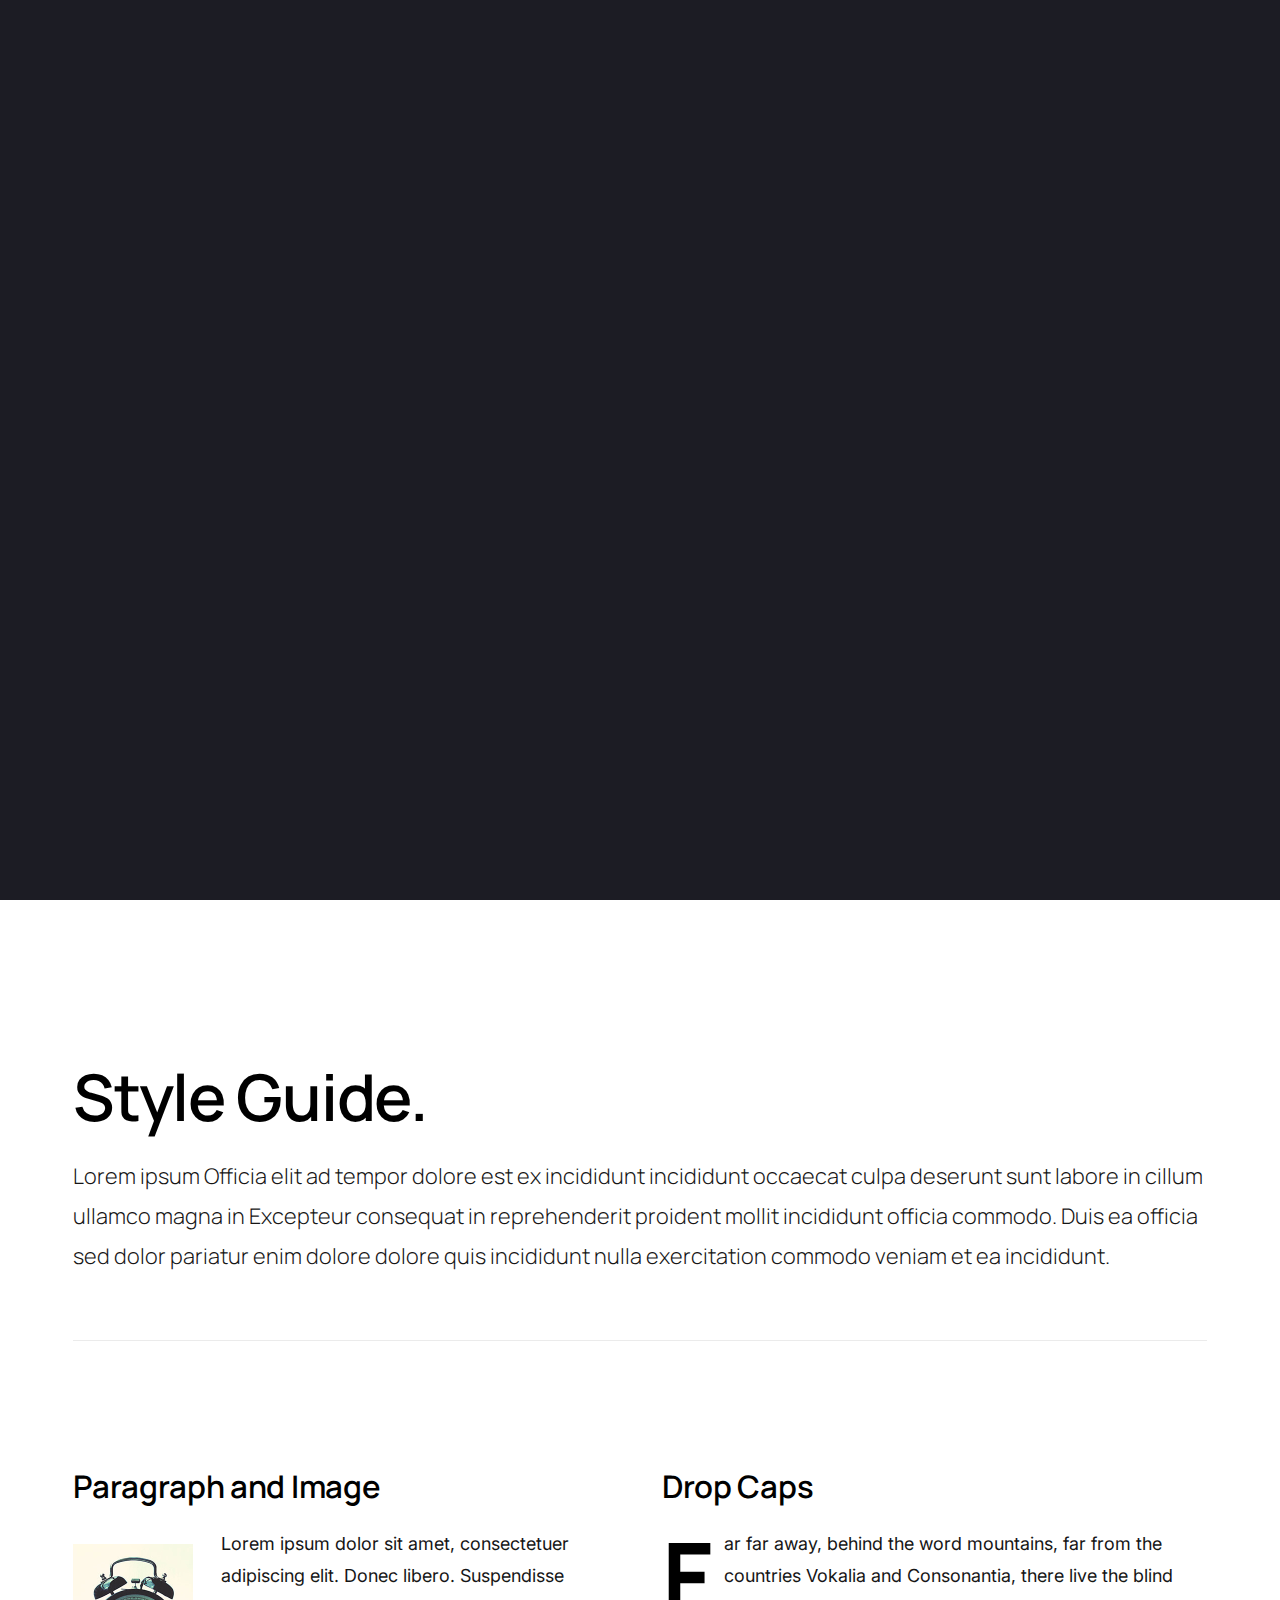
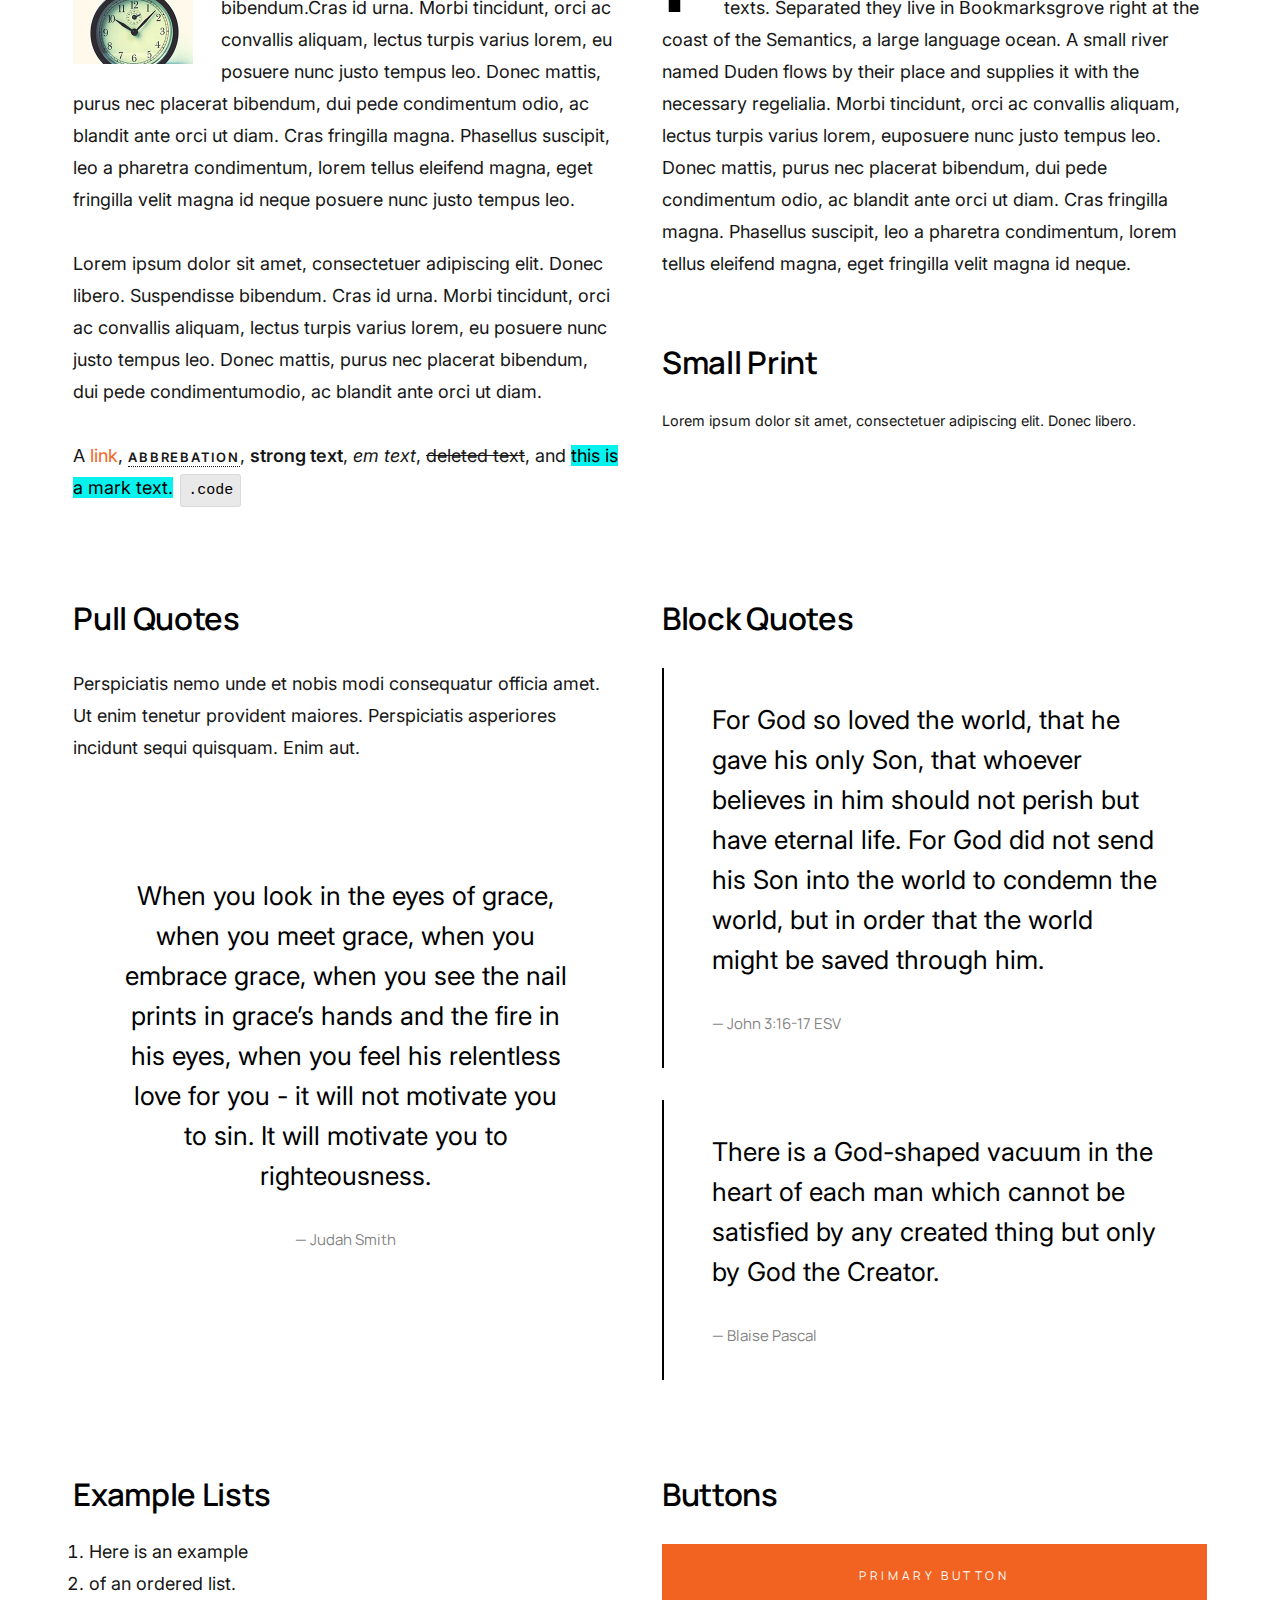
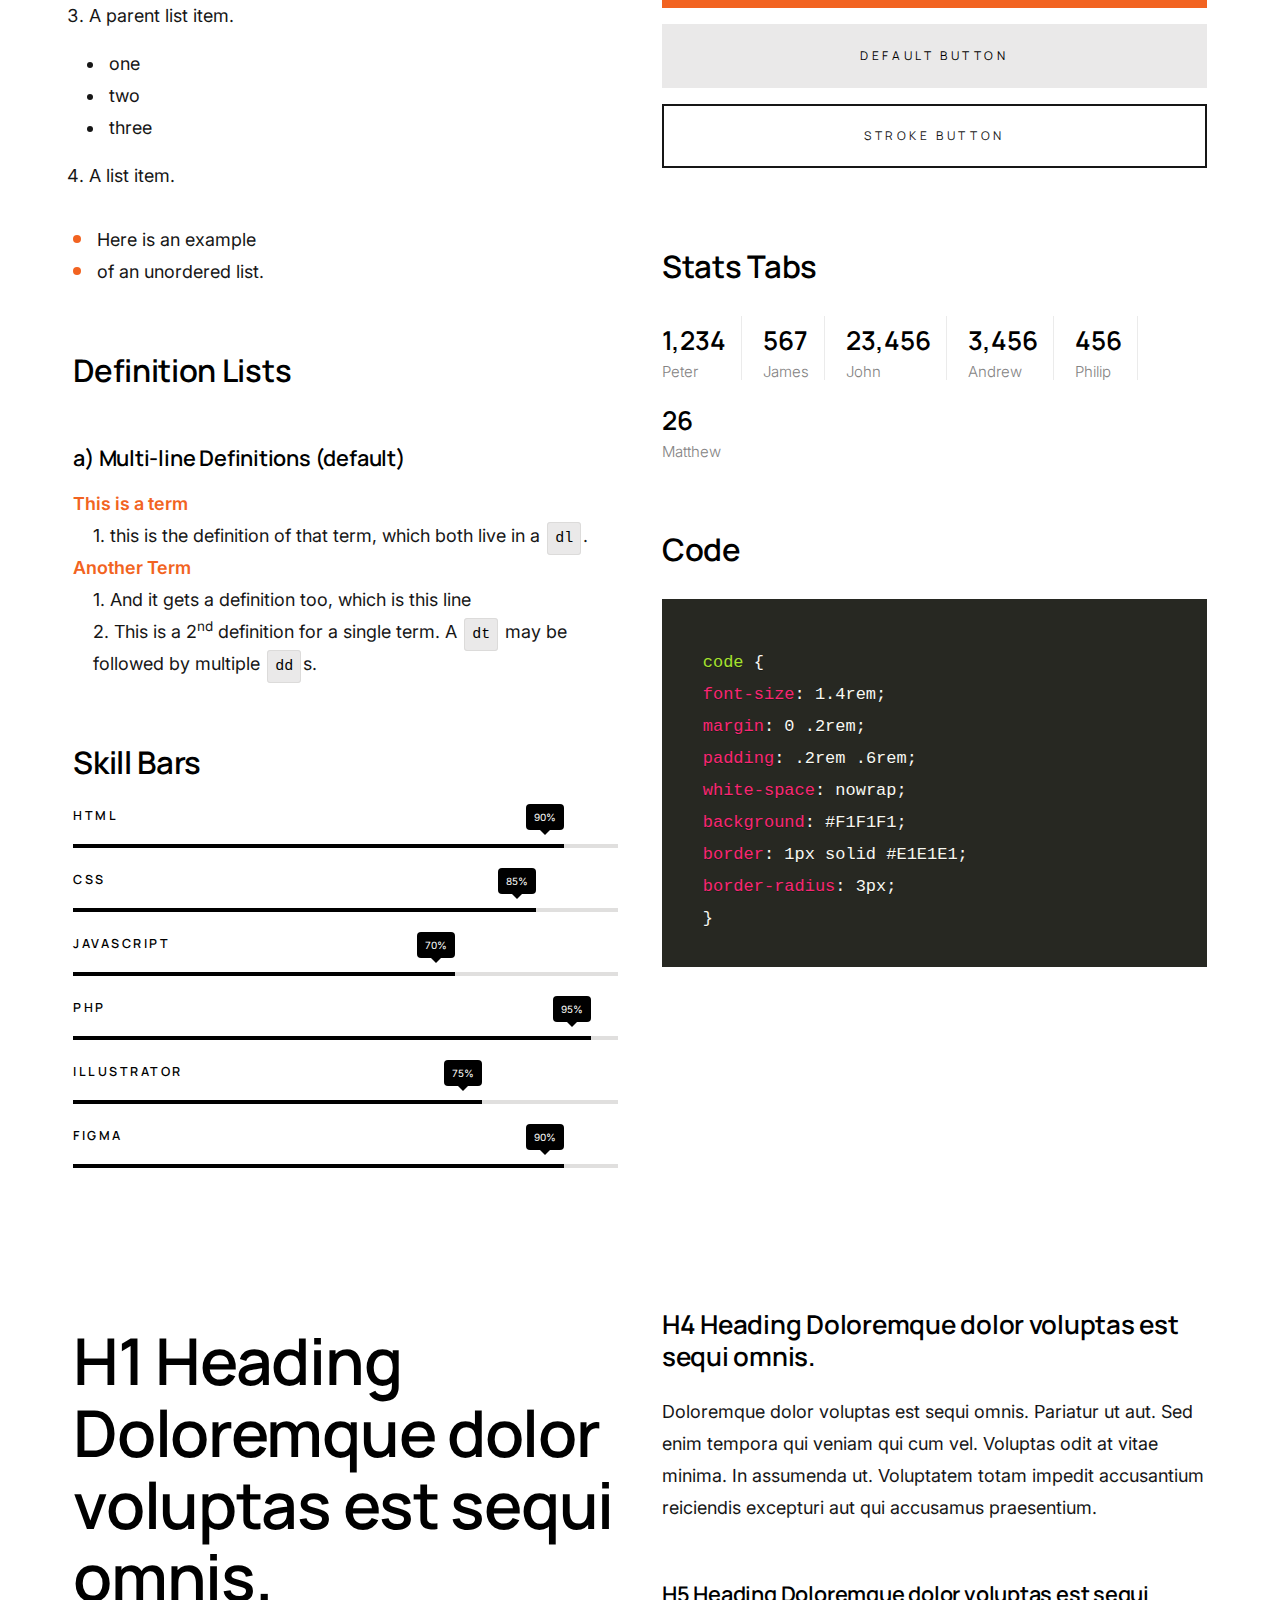
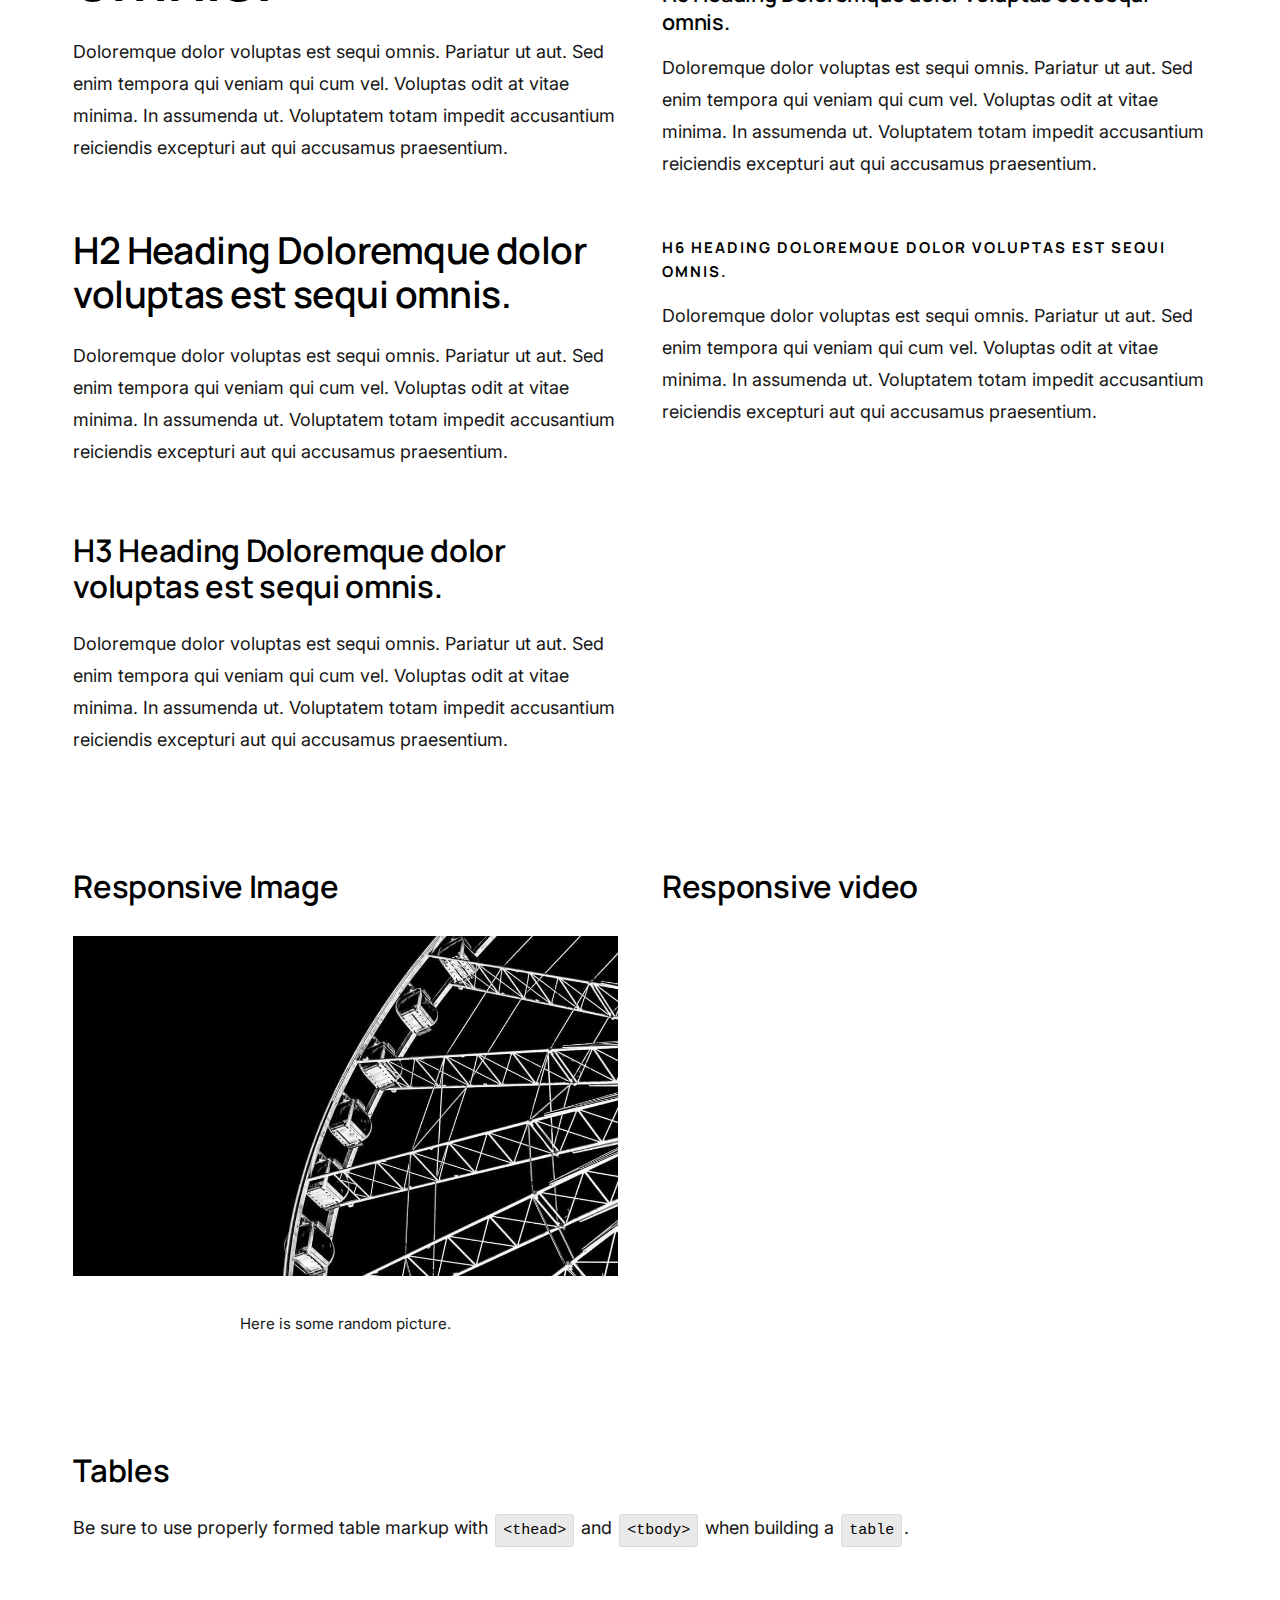
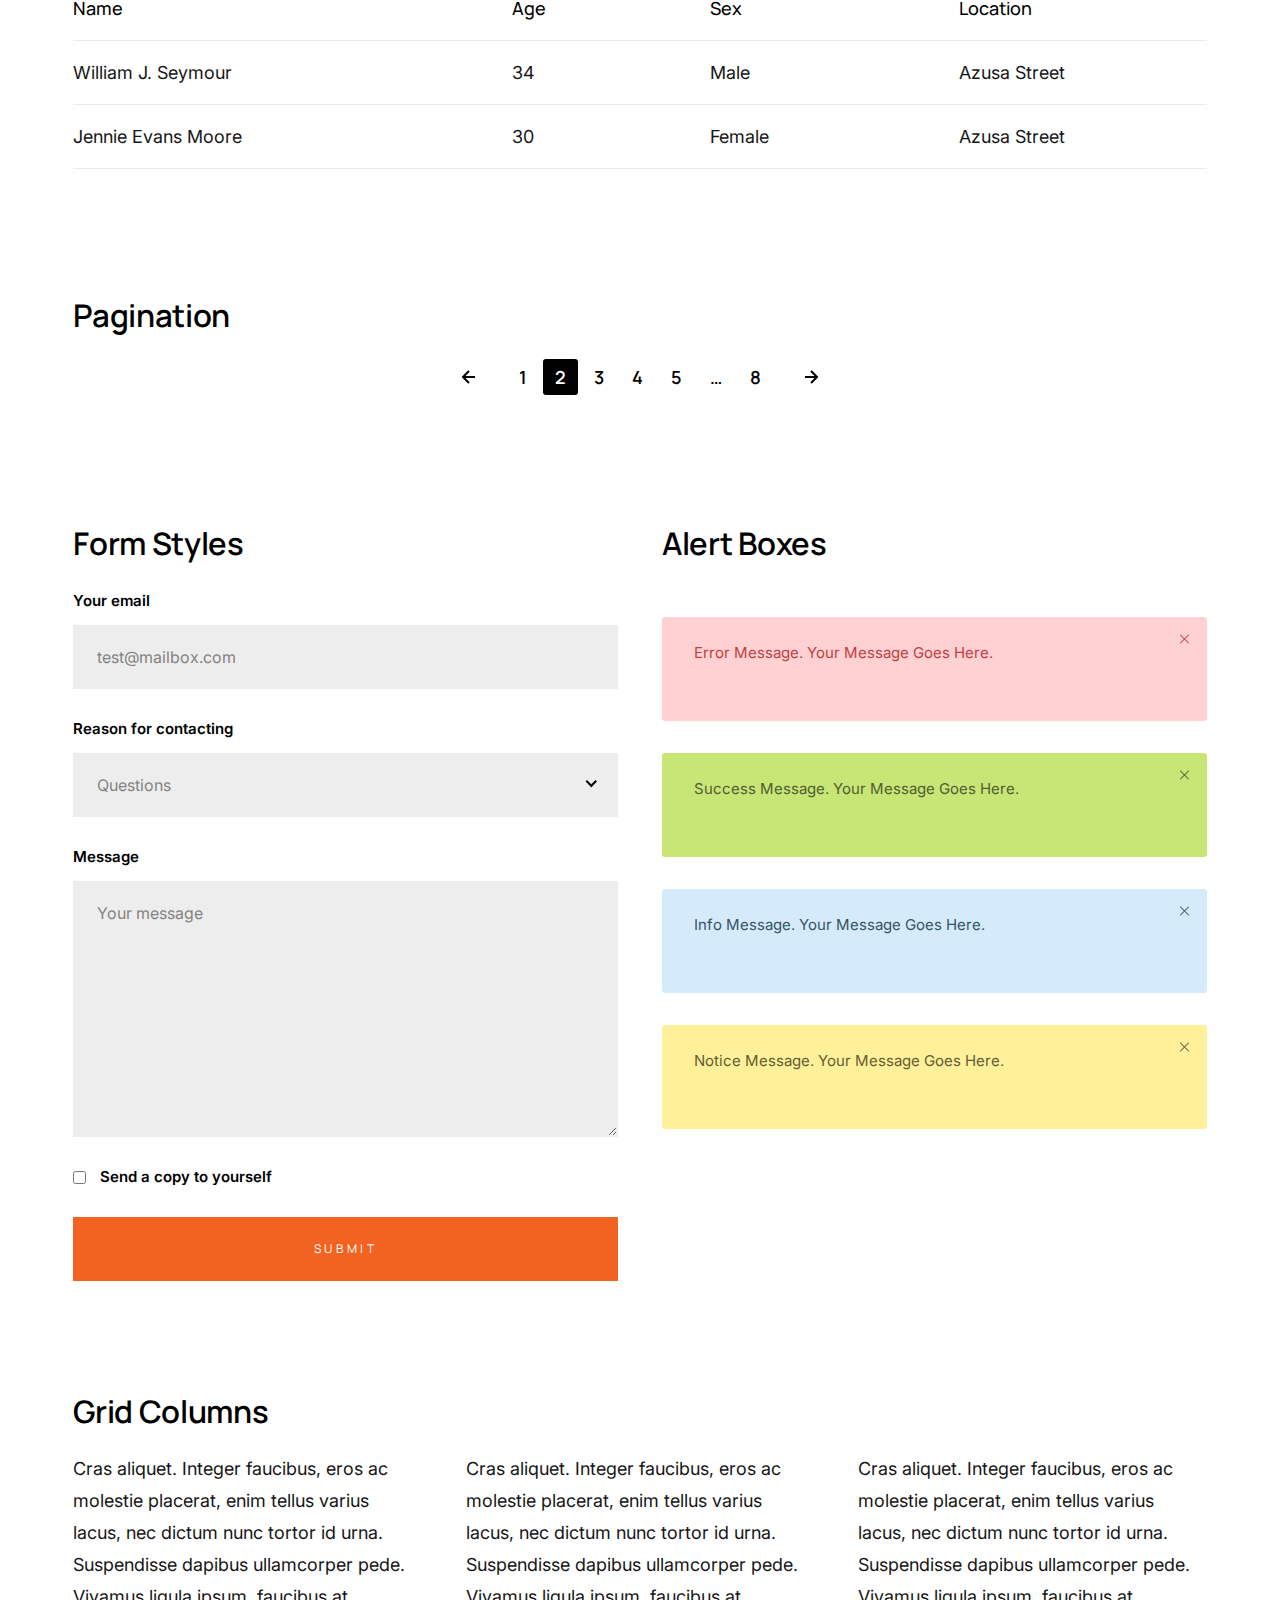
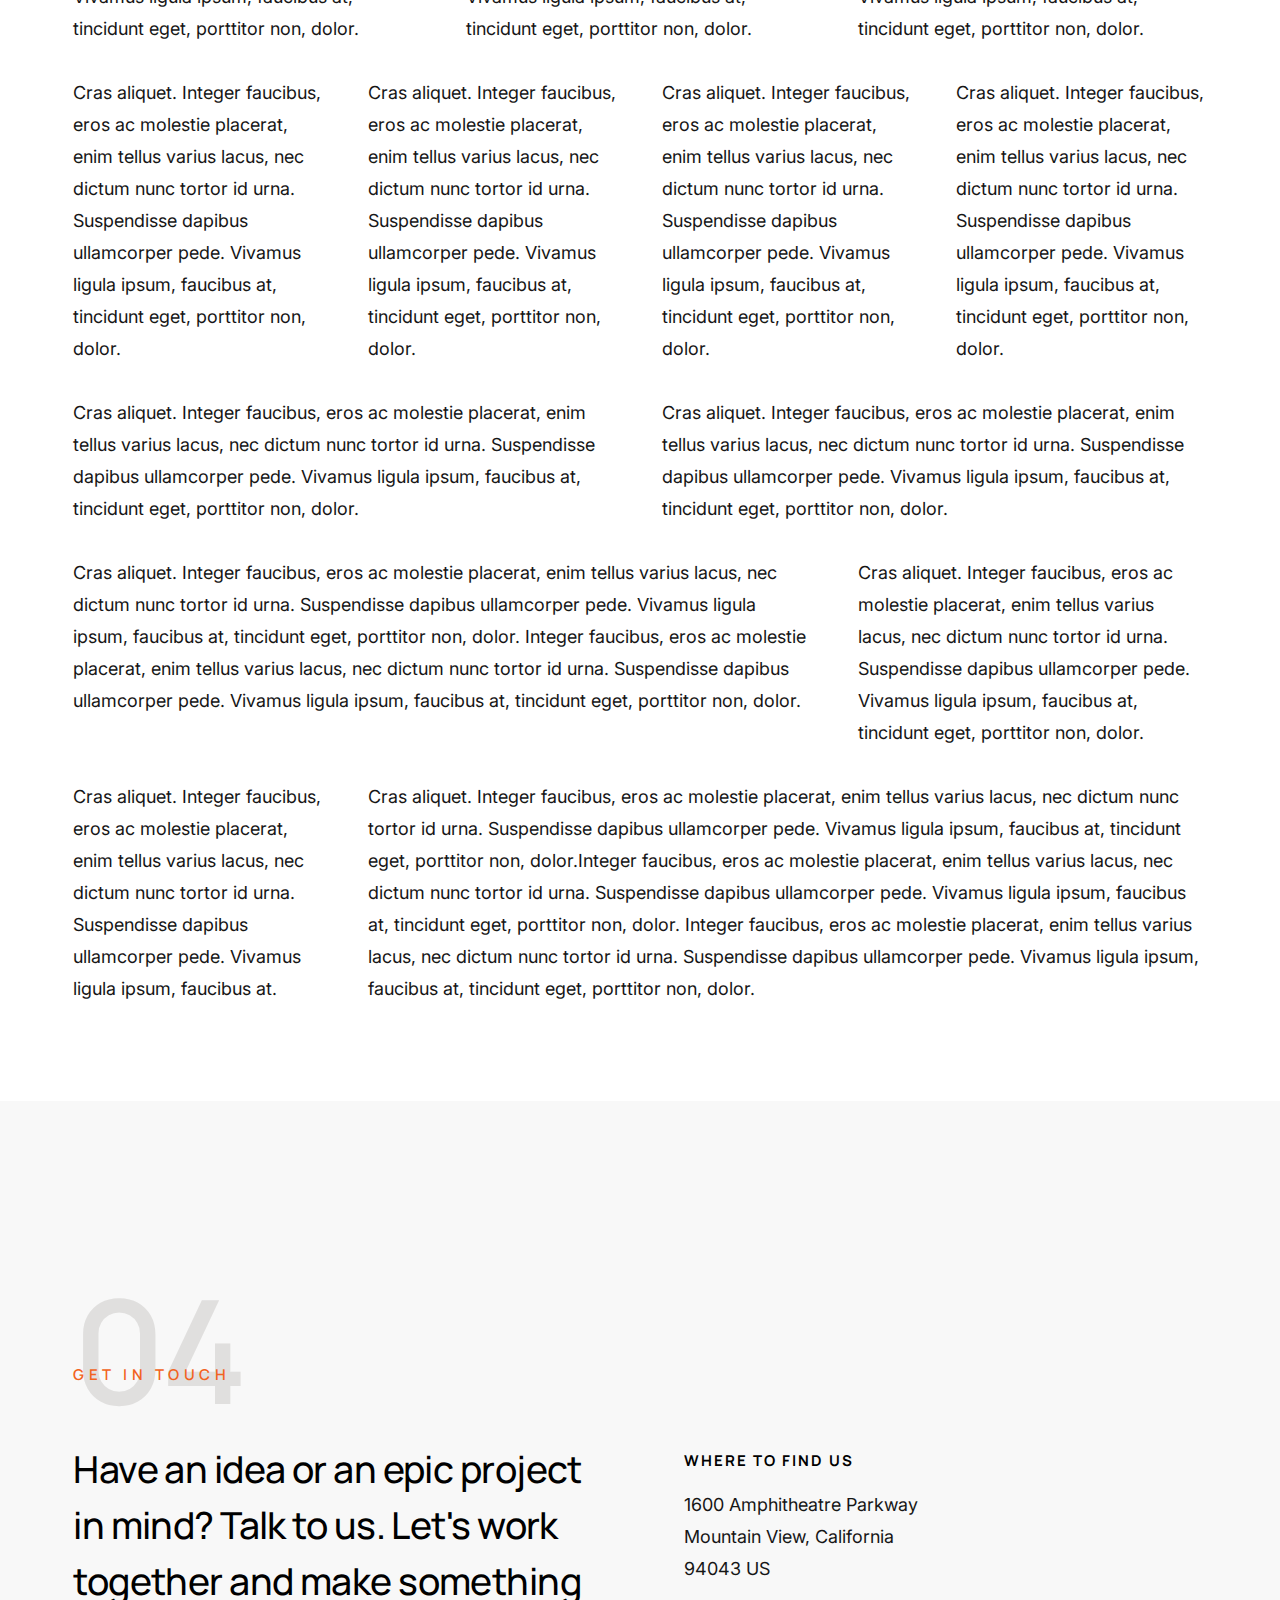
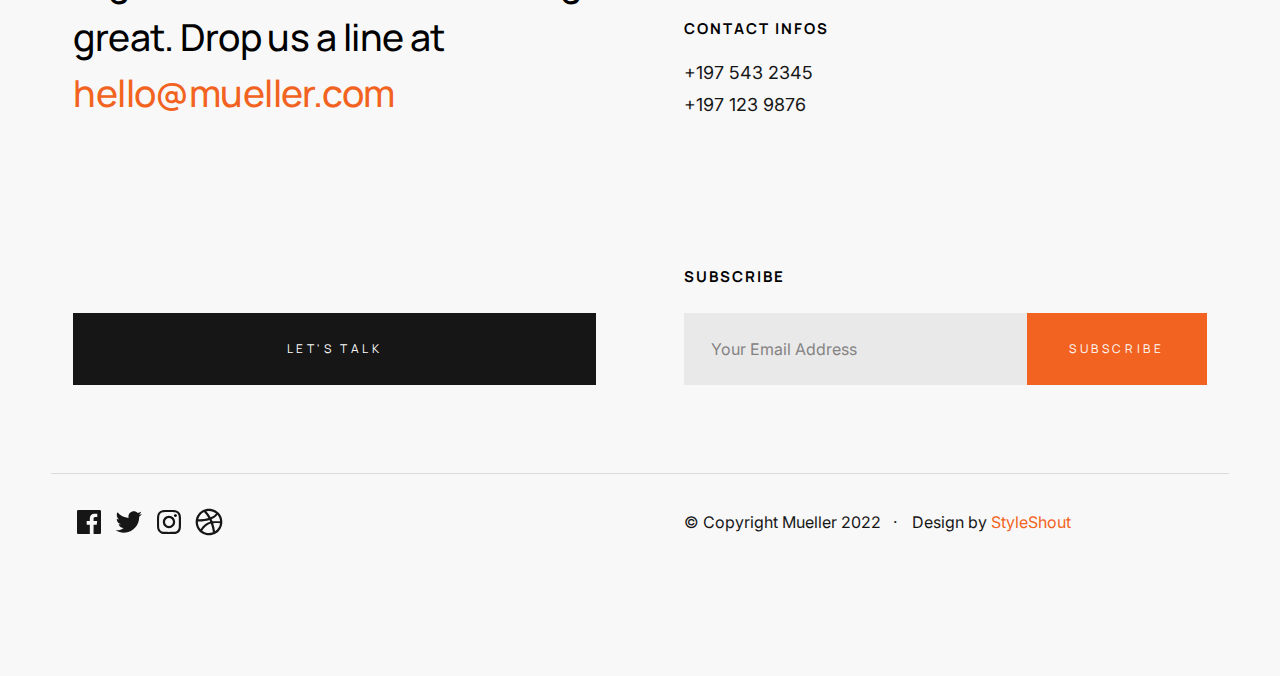
<file: styles.html>
<!DOCTYPE html>
<html lang="en" class="no-js" >
<head>

    <!--- basic page needs
    ================================================== -->
    <meta charset="utf-8">
    <meta name="viewport" content="width=device-width, initial-scale=1">
    <title>Mueller - Styles</title>

    <script>
        document.documentElement.classList.remove('no-js');
        document.documentElement.classList.add('js');
    </script>

    <!-- CSS
    ================================================== -->
    <link rel="stylesheet" href="css/vendor.css">
    <link rel="stylesheet" href="css/styles.css">

    <style type="text/css" media="screen">
        .s-styles {
            padding-top: var(--vspace-5);
            padding-bottom: var(--vspace-2);
            position: relative;
        }
        .s-styles .intro h1 {
            margin-top: 0;
        }
    </style>

    <!-- favicons
    ================================================== -->
    <link rel="apple-touch-icon" sizes="180x180" href="apple-touch-icon.png">
    <link rel="icon" type="image/png" sizes="32x32" href="favicon-32x32.png">
    <link rel="icon" type="image/png" sizes="16x16" href="favicon-16x16.png">
    <link rel="manifest" href="site.webmanifest">

</head>


<body id="top">


    <!-- preloader
    ================================================== -->
    <div id="preloader">
        <div id="loader"></div>
    </div>


    <!-- page wrap
    ================================================== -->
    <div id="page" class="s-pagewrap">


        <!-- # site header 
        ================================================== -->
        <header class="s-header">

            <div class="row s-header__inner">

                <div class="s-header__block">
                    <div class="s-header__logo">
                        <a class="logo" href="index.html">
                            <img src="images/logo.svg" alt="Homepage">
                        </a>
                    </div>

                    <a class="s-header__menu-toggle" href="#0"><span>Menu</span></a>
                </div> <!-- end s-header__block -->

                <nav class="s-header__nav">
    
                    <ul class="s-header__menu-links">
                        <li class="current"><a href="#intro" class="smoothscroll">Intro</a></li>
                        <li><a href="index.html#about">About</a></li>
                        <li><a href="index.html#services">Services</a></li>
                        <li><a href="index.html#folio">Work</a></li>
                        <li><a href="#footer" class="smoothscroll">Contact</a></li>
                    </ul> <!-- s-header__menu-links -->

                    <ul class="s-header__social">
                        <li>
                            <a href="">
                                <svg xmlns="http://www.w3.org/2000/svg" width="24" height="24" viewBox="0 0 24 24" style="fill:rgba(0, 0, 0, 1);transform:;-ms-filter:"><path d="M20,3H4C3.447,3,3,3.448,3,4v16c0,0.552,0.447,1,1,1h8.615v-6.96h-2.338v-2.725h2.338v-2c0-2.325,1.42-3.592,3.5-3.592 c0.699-0.002,1.399,0.034,2.095,0.107v2.42h-1.435c-1.128,0-1.348,0.538-1.348,1.325v1.735h2.697l-0.35,2.725h-2.348V21H20 c0.553,0,1-0.448,1-1V4C21,3.448,20.553,3,20,3z"></path></svg>
                                <span class="u-screen-reader-text">Facebook</span>
                            </a>
                        </li>
                        <li>
                            <a href="">
                                <svg xmlns="http://www.w3.org/2000/svg" width="24" height="24" viewBox="0 0 24 24" style="fill:rgba(0, 0, 0, 1);transform:;-ms-filter:"><path d="M19.633,7.997c0.013,0.175,0.013,0.349,0.013,0.523c0,5.325-4.053,11.461-11.46,11.461c-2.282,0-4.402-0.661-6.186-1.809 c0.324,0.037,0.636,0.05,0.973,0.05c1.883,0,3.616-0.636,5.001-1.721c-1.771-0.037-3.255-1.197-3.767-2.793 c0.249,0.037,0.499,0.062,0.761,0.062c0.361,0,0.724-0.05,1.061-0.137c-1.847-0.374-3.23-1.995-3.23-3.953v-0.05 c0.537,0.299,1.16,0.486,1.82,0.511C3.534,9.419,2.823,8.184,2.823,6.787c0-0.748,0.199-1.434,0.548-2.032 c1.983,2.443,4.964,4.04,8.306,4.215c-0.062-0.3-0.1-0.611-0.1-0.923c0-2.22,1.796-4.028,4.028-4.028 c1.16,0,2.207,0.486,2.943,1.272c0.91-0.175,1.782-0.512,2.556-0.973c-0.299,0.935-0.936,1.721-1.771,2.22 c0.811-0.088,1.597-0.312,2.319-0.624C21.104,6.712,20.419,7.423,19.633,7.997z"></path></svg>
                                <span class="u-screen-reader-text">Twitter</span>
                            </a>
                        </li>
                        <li>
                            <a href="">
                                <svg xmlns="http://www.w3.org/2000/svg" width="24" height="24" viewBox="0 0 24 24" style="fill:rgba(0, 0, 0, 1);transform:;-ms-filter:"><path d="M11.999,7.377c-2.554,0-4.623,2.07-4.623,4.623c0,2.554,2.069,4.624,4.623,4.624c2.552,0,4.623-2.07,4.623-4.624 C16.622,9.447,14.551,7.377,11.999,7.377L11.999,7.377z M11.999,15.004c-1.659,0-3.004-1.345-3.004-3.003 c0-1.659,1.345-3.003,3.004-3.003s3.002,1.344,3.002,3.003C15.001,13.659,13.658,15.004,11.999,15.004L11.999,15.004z"></path><circle cx="16.806" cy="7.207" r="1.078"></circle><path d="M20.533,6.111c-0.469-1.209-1.424-2.165-2.633-2.632c-0.699-0.263-1.438-0.404-2.186-0.42 c-0.963-0.042-1.268-0.054-3.71-0.054s-2.755,0-3.71,0.054C7.548,3.074,6.809,3.215,6.11,3.479C4.9,3.946,3.945,4.902,3.477,6.111 c-0.263,0.7-0.404,1.438-0.419,2.186c-0.043,0.962-0.056,1.267-0.056,3.71c0,2.442,0,2.753,0.056,3.71 c0.015,0.748,0.156,1.486,0.419,2.187c0.469,1.208,1.424,2.164,2.634,2.632c0.696,0.272,1.435,0.426,2.185,0.45 c0.963,0.042,1.268,0.055,3.71,0.055s2.755,0,3.71-0.055c0.747-0.015,1.486-0.157,2.186-0.419c1.209-0.469,2.164-1.424,2.633-2.633 c0.263-0.7,0.404-1.438,0.419-2.186c0.043-0.962,0.056-1.267,0.056-3.71s0-2.753-0.056-3.71C20.941,7.57,20.801,6.819,20.533,6.111z M19.315,15.643c-0.007,0.576-0.111,1.147-0.311,1.688c-0.305,0.787-0.926,1.409-1.712,1.711c-0.535,0.199-1.099,0.303-1.67,0.311 c-0.95,0.044-1.218,0.055-3.654,0.055c-2.438,0-2.687,0-3.655-0.055c-0.569-0.007-1.135-0.112-1.669-0.311 c-0.789-0.301-1.414-0.923-1.719-1.711c-0.196-0.534-0.302-1.099-0.311-1.669c-0.043-0.95-0.053-1.218-0.053-3.654 c0-2.437,0-2.686,0.053-3.655c0.007-0.576,0.111-1.146,0.311-1.687c0.305-0.789,0.93-1.41,1.719-1.712 c0.534-0.198,1.1-0.303,1.669-0.311c0.951-0.043,1.218-0.055,3.655-0.055c2.437,0,2.687,0,3.654,0.055 c0.571,0.007,1.135,0.112,1.67,0.311c0.786,0.303,1.407,0.925,1.712,1.712c0.196,0.534,0.302,1.099,0.311,1.669 c0.043,0.951,0.054,1.218,0.054,3.655c0,2.436,0,2.698-0.043,3.654H19.315z"></path></svg>
                                <span class="u-screen-reader-text">Instagram</span>
                            </a>
                        </li>
                        <li>
                            <a href="">
                                <svg xmlns="http://www.w3.org/2000/svg" width="24" height="24" viewBox="0 0 24 24" style="fill: rgba(0, 0, 0, 1);transform: ;msFilter:;"><path d="M20.66 6.98a9.932 9.932 0 0 0-3.641-3.64C15.486 2.447 13.813 2 12 2s-3.486.447-5.02 1.34c-1.533.893-2.747 2.107-3.64 3.64S2 10.187 2 12s.446 3.487 1.34 5.02a9.924 9.924 0 0 0 3.641 3.64C8.514 21.553 10.187 22 12 22s3.486-.447 5.02-1.34a9.932 9.932 0 0 0 3.641-3.64C21.554 15.487 22 13.813 22 12s-.446-3.487-1.34-5.02zM12 3.66c2 0 3.772.64 5.32 1.919-.92 1.174-2.286 2.14-4.1 2.9-1.002-1.813-2.088-3.327-3.261-4.54A7.715 7.715 0 0 1 12 3.66zM5.51 6.8a8.116 8.116 0 0 1 2.711-2.22c1.212 1.201 2.325 2.7 3.34 4.5-2 .6-4.114.9-6.341.9-.573 0-1.006-.013-1.3-.04A8.549 8.549 0 0 1 5.51 6.8zM3.66 12c0-.054.003-.12.01-.2.007-.08.01-.146.01-.2.254.014.641.02 1.161.02 2.666 0 5.146-.367 7.439-1.1.187.373.381.793.58 1.26-1.32.293-2.674 1.006-4.061 2.14S6.4 16.247 5.76 17.5c-1.4-1.587-2.1-3.42-2.1-5.5zM12 20.34c-1.894 0-3.594-.587-5.101-1.759.601-1.187 1.524-2.322 2.771-3.401 1.246-1.08 2.483-1.753 3.71-2.02a29.441 29.441 0 0 1 1.56 6.62 8.166 8.166 0 0 1-2.94.56zm7.08-3.96a8.351 8.351 0 0 1-2.58 2.621c-.24-2.08-.7-4.107-1.379-6.081.932-.066 1.765-.1 2.5-.1.799 0 1.686.034 2.659.1a8.098 8.098 0 0 1-1.2 3.46zm-1.24-5c-1.16 0-2.233.047-3.22.14a27.053 27.053 0 0 0-.68-1.62c2.066-.906 3.532-2.006 4.399-3.3 1.2 1.414 1.854 3.027 1.96 4.84-.812-.04-1.632-.06-2.459-.06z"></path></svg>
                                <span class="u-screen-reader-text">Dribbble</span>
                            </a>
                        </li>
                    </ul> <!-- s-header__social -->
    
                </nav> <!-- end s-header__nav -->

            </div> <!-- end s-header__inner -->

        </header> <!-- end s-header -->


        <!-- # site-content
        ================================================== -->
        <section id="content" class="s-content">


            <!-- intro
            ----------------------------------------------- -->
            <section id="intro" class="s-intro target-section">

                <div class="s-intro__bg"></div>

                <div class="row s-intro__content">

                    <div class="s-intro__content-bg"></div>

                    <div class="column lg-12 s-intro__content-inner">
                        
                        <h1 class="s-intro__content-title">
                        We provide creative <br>
                        solutions to turn your <br>
                        ideas into digital reality.
                        </h1>

                        <div class="s-intro__content-buttons">
                            <a href="#download" class="btn btn--stroke s-intro__content-btn smoothscroll">More About Us</a>
                            <a href="https://player.vimeo.com/video/14592941?color=f26522&title=0&byline=0&portrait=0" class="s-intro__content-video-btn">
                                <svg xmlns="http://www.w3.org/2000/svg" width="24" height="24" viewBox="0 0 24 24" style="fill: rgba(0, 0, 0, 1);transform: ;msFilter:;"><path d="M7 6v12l10-6z"></path></svg>
                            </a>
                        </div>
                        
                    </div> <!-- s-intro__content-inner -->

                </div> <!-- s-intro__content -->

                <div class="s-intro__scroll-down">
                    <a href="#styles" class="smoothscroll">
                        <span>Scroll Down</span>
                    </a>
                </div> <!-- s-intro__scroll-down -->

            </section> <!-- end s-intro -->


            <!-- styles
            ----------------------------------------------- -->
            <div id="styles" class="s-styles">

                <div class="row">

                    <div class="column lg-12 intro">

                        <h1>Style Guide.</h1>

                        <p class="lead">Lorem ipsum Officia elit ad tempor dolore est ex incididunt incididunt occaecat culpa deserunt 
                        sunt labore in cillum ullamco magna in Excepteur consequat in reprehenderit proident mollit incididunt officia commodo.
                        Duis ea officia sed dolor pariatur enim dolore dolore quis incididunt nulla exercitation commodo veniam et ea incididunt.
                        </p>

                        <hr>
                    </div>

                </div> <!-- end row -->

                <div class="row">

                    <div class="column lg-6 tab-12">

                        <h3>Paragraph and Image</h3>

                        <p><a href="#"><img width="120" height="120" class="u-pull-left" alt="sample-image" src="images/sample-image.jpg"></a>
                        Lorem ipsum dolor sit amet, consectetuer adipiscing elit. Donec libero. Suspendisse bibendum.Cras id urna. Morbi 
                        tincidunt, orci ac convallis aliquam, lectus turpis varius lorem, eu posuere nunc justo tempus leo. Donec mattis, 
                        purus nec placerat bibendum, dui pede condimentum odio, ac blandit ante orci ut diam. Cras fringilla magna. 
                        Phasellus suscipit, leo a pharetra condimentum, lorem tellus eleifend magna, eget fringilla velit magna id 
                        neque posuere nunc justo tempus leo. </p>

                        <p>
                        Lorem ipsum dolor sit amet, consectetuer adipiscing elit. Donec libero. Suspendisse bibendum. Cras id urna. 
                        Morbi tincidunt, orci ac convallis aliquam, lectus turpis varius lorem, eu posuere nunc justo tempus leo. 
                        Donec mattis, purus nec placerat bibendum, dui pede condimentumodio, ac blandit ante orci ut diam.	
                        </p>

                        <p>A <a href="#">link</a>,
                        <abbr title="this really isn't a very good description">abbrebation</abbr>,
                        <strong>strong text</strong>,
                        <em>em text</em>,
                        <del>deleted text</del>, and
                        <mark>this is a mark text.</mark>
                        <code>.code</code>
                        </p>

                    </div>

                    <div class="column lg-6 tab-12">

                        <h3>Drop Caps</h3>

                        <p class="drop-cap">Far far away, behind the word mountains, far from the countries Vokalia and Consonantia,
                        there live the blind texts. Separated they live in Bookmarksgrove right at the coast of the
                        Semantics, a large language ocean. A small river named Duden flows by their place and supplies it with the 
                        necessary regelialia. Morbi tincidunt, orci ac convallis aliquam, lectus turpis varius lorem, 
                        euposuere nunc justo tempus leo. Donec mattis, purus nec placerat bibendum, dui pede condimentum odio, 
                        ac blandit ante orci ut diam. Cras fringilla magna. Phasellus suscipit, leo a pharetra condimentum, 
                        lorem tellus eleifend magna, eget fringilla velit magna id neque.
                        </p>

                        <h3>Small Print</h3>

                        <p><small>Lorem ipsum dolor sit amet, consectetuer adipiscing elit. Donec libero.</small></p>

                    </div>

                </div> <!-- end row -->

                <div class="row">

                    <div class="column lg-6 tab-12">

                        <h3 class="u-add-bottom">Pull Quotes</h3>

                        <p>
                        Perspiciatis nemo unde et nobis modi consequatur officia amet. Ut enim 
                        tenetur provident maiores. Perspiciatis asperiores incidunt sequi 
                        quisquam. Enim aut. 
                        </p>

                        <figure class="pull-quote">
                            <blockquote>
                                <p>
                                When you look in the eyes of grace, when you meet grace, 
                                when you embrace grace, when you see the nail prints in 
                                grace’s hands and the fire in his eyes, when you feel his 
                                relentless love for you - it will not motivate you to sin. 
                                It will motivate you to righteousness.
                                </p>

                                <footer>
                                    <cite>Judah Smith</cite>
                                </footer>
                            </blockquote>
                        </figure>


                    </div>

                    <div class="column lg-6 tab-12">

                        <h3 class="u-add-bottom">Block Quotes</h3>

                        <blockquote cite="http://where-i-got-my-info-from.com">
                            <p>
                            For God so loved the world, that he gave his only Son, that whoever believes in 
                            him should not perish but have eternal life. For God did not send his Son into 
                            the world to condemn the world, but in order that the world might be 
                            saved through him.
                            </p>

                            <footer>
                                <cite>
                                    <a href="#0">John 3:16-17 ESV</a>
                                </cite>
                            </footer>

                        </blockquote>

                        <blockquote>
                            <p>There is a God-shaped vacuum in the heart of each man which cannot be satisfied 
                            by any created thing but only by God the Creator.</p>

                            <footer>
                                <cite>Blaise Pascal</cite>
                            </footer>

                        </blockquote>

                    </div>

                </div> <!-- end row -->

                <div class="row u-add-half-bottom">

                    <div class="column lg-6 tab-12">

                        <h3>Example Lists</h3>

                        <ol>
                            <li>Here is an example</li>
                            <li>of an ordered list.</li>
                            <li>A parent list item.
                                <ul>
                                    <li>one</li>
                                    <li>two</li>
                                    <li>three</li>
                                </ul>
                                </li>
                                <li>A list item.</li>
                            </ol>

                        <ul class="disc">
                            <li>Here is an example</li>
                            <li>of an unordered list.</li>
                        </ul>

                        <h3>Definition Lists</h3>

                        <h5>a) Multi-line Definitions (default) </h5>

                        <dl class="dictionary-style">
                            <dt><strong>This is a term</strong></dt>
                                <dd>this is the definition of that term, which both live in a <code>dl</code>.</dd>
                            <dt><strong>Another Term</strong></dt>
                                <dd>And it gets a definition too, which is this line</dd>
                                <dd>This is a 2<sup>nd</sup> definition for a single term. A <code>dt</code> may be followed by multiple <code>dd</code>s.</dd>
                        </dl>

                        <h3 class="u-add-bottom">Skill Bars</h3>

                        <ul class="skill-bars">
                            <li>
                            <div class="progress percent90"><span>90%</span></div>
                            <strong>HTML</strong>
                            </li>
                            <li>
                            <div class="progress percent85"><span>85%</span></div>
                            <strong>CSS</strong>
                            </li>
                            <li>
                            <div class="progress percent70"><span>70%</span></div>
                            <strong>Javascript</strong>
                            </li>
                            <li>
                            <div class="progress percent95"><span>95%</span></div>
                            <strong>PHP</strong>
                            </li>
                            <li>
                            <div class="progress percent75"><span>75%</span></div>
                            <strong>Illustrator</strong>
                            </li>
                            <li>
                            <div class="progress percent90"><span>90%</span></div>
                            <strong>Figma</strong>
                            </li>
                        </ul>

                    </div>

                    <div class="column lg-6 tab-12">

                        <h3 class="u-add-bottom">Buttons</h3>

                        <p>
                            <a class="btn btn--primary u-fullwidth" href="#0">Primary Button</a>
                            <a class="btn u-fullwidth" href="#0">Default Button</a>
                            <a class="btn btn--stroke u-fullwidth" href="#0">Stroke Button</a>
                        </p>

                        <h3>Stats Tabs</h3>

                        <ul class="stats-tabs">
                            <li><a href="#0">1,234 <em>Peter</em></a></li>
                            <li><a href="#0">567 <em>James</em></a></li>
                            <li><a href="#0">23,456 <em>John</em></a></li>
                            <li><a href="#0">3,456 <em>Andrew</em></a></li>
                            <li><a href="#0">456 <em>Philip</em></a></li>
                            <li><a href="#0">26 <em>Matthew</em></a></li>
                        </ul>

                        <h3 class="u-add-bottom">Code</h3>

<pre><code class="language-css">
    code {
    font-size: 1.4rem;
    margin: 0 .2rem;
    padding: .2rem .6rem;
    white-space: nowrap;
    background: #F1F1F1;
    border: 1px solid #E1E1E1;	
    border-radius: 3px;
    }
</code></pre>

                    </div>

                </div> <!-- end row -->

                <div class="row u-add-half-bottom">

                    <div class="column lg-6 tab-12">
                            
                        <h1>H1 Heading Doloremque dolor voluptas est sequi omnis.</h1>
                        <p>Doloremque dolor voluptas est sequi omnis. Pariatur ut aut. Sed enim tempora qui veniam qui cum vel. 
                        Voluptas odit at vitae minima. In assumenda ut. Voluptatem totam impedit accusantium reiciendis excepturi aut qui accusamus praesentium.</p>

                        <h2>H2 Heading Doloremque dolor voluptas est sequi omnis.</h2>
                        <p>Doloremque dolor voluptas est sequi omnis. Pariatur ut aut. Sed enim tempora qui veniam qui cum vel. 
                        Voluptas odit at vitae minima. In assumenda ut. Voluptatem totam impedit accusantium reiciendis excepturi aut qui accusamus praesentium.</p>

                        <h3>H3 Heading Doloremque dolor voluptas est sequi omnis.</h3>
                        <p>Doloremque dolor voluptas est sequi omnis. Pariatur ut aut. Sed enim tempora qui veniam qui cum vel. 
                        Voluptas odit at vitae minima. In assumenda ut. Voluptatem totam impedit accusantium reiciendis excepturi aut qui accusamus praesentium.</p>

                        
                    </div>

                    <div class="column lg-6 tab-12">
                        <h4>H4 Heading Doloremque dolor voluptas est sequi omnis.</h4>
                        <p>Doloremque dolor voluptas est sequi omnis. Pariatur ut aut. Sed enim tempora qui veniam qui cum vel. 
                        Voluptas odit at vitae minima. In assumenda ut. Voluptatem totam impedit accusantium reiciendis excepturi aut qui accusamus praesentium.</p>

                        <h5>H5 Heading Doloremque dolor voluptas est sequi omnis.</h5>
                        <p>Doloremque dolor voluptas est sequi omnis. Pariatur ut aut. Sed enim tempora qui veniam qui cum vel. 
                        Voluptas odit at vitae minima. In assumenda ut. Voluptatem totam impedit accusantium reiciendis excepturi aut qui accusamus praesentium.</p>

                        <h6>H6 Heading Doloremque dolor voluptas est sequi omnis.</h6>
                        <p>Doloremque dolor voluptas est sequi omnis. Pariatur ut aut. Sed enim tempora qui veniam qui cum vel. 
                        Voluptas odit at vitae minima. In assumenda ut. Voluptatem totam impedit accusantium reiciendis excepturi aut qui accusamus praesentium.</p>
            
                        
                    </div>

                </div> <!-- end row -->

                <div class="row u-add-half-bottom">

                    <div class="column lg-6 tab-12">

                        <h3 class="u-add-bottom">Responsive Image</h3>

                        <figure>
                            <img src="images/wheel-500.jpg" 
                            srcset="images/wheel-1000.jpg 1000w, 
                            images/wheel-500.jpg 500w" 
                            sizes="(max-width: 1000px) 100vw, 1000px" alt="">

                            <figcaption>
                                Here is some random picture.
                            </figcaption>
                        </figure>

                    </div>

                    <div class="column lg-6 tab-12">

                        <h3 class="u-add-bottom">Responsive video</h3>

                        <div class="video-container">
                        <iframe src="https://player.vimeo.com/video/14592941?color=00a650&title=0&byline=0&portrait=0" width="500" height="281" frameborder="0" webkitallowfullscreen mozallowfullscreen allowfullscreen></iframe> 
                        </div>

                    </div>
                    
                </div> <!-- end row -->

                <div class="row u-add-bottom">

                    <div class="column lg-12">

                        <h3>Tables</h3>
                        <p>Be sure to use properly formed table markup with <code>&lt;thead&gt;</code> and <code>&lt;tbody&gt;</code> when building a <code>table</code>.</p>

                        <div class="table-responsive">

                            <table>
                                    <thead>
                                    <tr>
                                        <th>Name</th>
                                        <th>Age</th>
                                        <th>Sex</th>
                                        <th>Location</th>
                                    </tr>
                                    </thead>
                                    <tbody>
                                    <tr>
                                        <td>William J. Seymour</td>
                                        <td>34</td>
                                        <td>Male</td>
                                        <td>Azusa Street</td>
                                    </tr>
                                    <tr>
                                        <td>Jennie Evans Moore</td>
                                        <td>30</td>
                                        <td>Female</td>
                                        <td>Azusa Street</td>
                                    </tr>
                                    </tbody>
                            </table>

                        </div>

                    </div>
                    
                </div> <!-- end row -->

                <div class="row">

                    <div class="column lg-12">
                        <h3>Pagination</h3>

                        <nav class="pgn">
                            <ul>
                                <li>
                                    <a class="pgn__prev" href="#0">
                                        <svg xmlns="http://www.w3.org/2000/svg" width="24" height="24" viewBox="0 0 24 24"><path d="M12.707 17.293L8.414 13H18v-2H8.414l4.293-4.293-1.414-1.414L4.586 12l6.707 6.707z"/></svg>
                                    </a>
                                </li>
                                <li><a class="pgn__num" href="#0">1</a></li>
                                <li><span class="pgn__num current">2</span></li>
                                <li><a class="pgn__num" href="#0">3</a></li>
                                <li><a class="pgn__num" href="#0">4</a></li>
                                <li><a class="pgn__num" href="#0">5</a></li>
                                <li><span class="pgn__num dots">…</span></li>
                                <li><a class="pgn__num" href="#0">8</a></li>
                                <li>
                                    <a class="pgn__next" href="#0">
                                        <svg xmlns="http://www.w3.org/2000/svg" width="24" height="24" viewBox="0 0 24 24"><path d="M11.293 17.293l1.414 1.414L19.414 12l-6.707-6.707-1.414 1.414L15.586 11H6v2h9.586z"/></svg>
                                    </a>
                                </li>
                            </ul>
                        </nav>

                    </div>

                </div> <!-- end row -->

                <div class="row">

                    <div class="column lg-6 tab-12">

                        <h3 class="u-add-bottom">Form Styles</h3>

                        <form>
                            <div>
                                <label for="sampleInput">Your email</label>
                                <input class="u-fullwidth" type="email" placeholder="test@mailbox.com" id="sampleInput">
                            </div>
                            <div>
                                <label for="sampleRecipientInput">Reason for contacting</label>
                                <div class="ss-custom-select">
                                    <select class="u-fullwidth" id="sampleRecipientInput">
                                        <option value="Option 1">Questions</option>
                                        <option value="Option 2">Report</option>
                                        <option value="Option 3">Others</option>
                                    </select>
                                </div>
                            </div>
                            
                            <label for="exampleMessage">Message</label>
                            <textarea class="u-fullwidth" placeholder="Your message" id="exampleMessage"></textarea>

                            <label class="u-add-bottom">
                                <input type="checkbox">
                                <span class="label-text">Send a copy to yourself</span>
                            </label>
                        
                            <input class="btn--primary u-fullwidth" type="submit" value="Submit">
                        </form>

                    </div>

                    <div class="column lg-6 tab-12">

                        <h3>Alert Boxes</h3>

                        <br>
                        
                        <div class="alert-box alert-box--error">
                            <p>Error Message. Your Message Goes Here.</p>
                            <span class="alert-box__close"></span>
                        </div><!-- end error -->
                                
                        <div class="alert-box alert-box--success">
                            <p>Success Message. Your Message Goes Here.</p>
                            <span class="alert-box__close"></span>
                        </div><!-- end success -->
                                
                        <div class="alert-box alert-box--info">
                            <p>Info Message. Your Message Goes Here.</p>
                            <span class="alert-box__close"></span>
                        </div><!-- end info -->
                                
                        <div class="alert-box alert-box--notice">
                            <p>Notice Message. Your Message Goes Here.</p>
                            <span class="alert-box__close"></span>
                        </div><!-- end notice -->
                    
                    </div>

                </div> <!-- end row -->

                <div class="row">

                    <div class="lg-12 column">
                        <h3>Grid Columns</h3>
                    </div>
        
                </div> <!-- Row End-->
        
                <!--<h4>1/3 Columns</h4>  -->
        
                <div class="row">
        
                    <div class="lg-4 mob-12 column">
                        <p>
                        Cras aliquet. Integer faucibus, eros ac molestie placerat, enim tellus varius lacus,
                        nec dictum nunc tortor id urna. Suspendisse dapibus ullamcorper pede. Vivamus ligula ipsum,
                        faucibus at, tincidunt eget, porttitor non, dolor. 
                        </p>
                    </div>
        
                    <div class="lg-4 mob-12 column">
                        <p>
                        Cras aliquet. Integer faucibus, eros ac molestie placerat, enim tellus varius lacus,
                        nec dictum nunc tortor id urna. Suspendisse dapibus ullamcorper pede. Vivamus ligula ipsum,
                        faucibus at, tincidunt eget, porttitor non, dolor. 
                        </p>
                    </div>
        
                    <div class="lg-4 mob-12 column">
                        <p>
                        Cras aliquet. Integer faucibus, eros ac molestie placerat, enim tellus varius lacus,
                        nec dictum nunc tortor id urna. Suspendisse dapibus ullamcorper pede. Vivamus ligula ipsum,
                        faucibus at, tincidunt eget, porttitor non, dolor. 
                        </p>
                    </div>
        
                </div>
        
                <!--<h4>1/4 Columns</h4>  -->
        
                <div class="row">
        
                    <div class="lg-3 tab-6 mob-12 column">
                        <p>
                        Cras aliquet. Integer faucibus, eros ac molestie placerat, enim tellus varius lacus,
                        nec dictum nunc tortor id urna. Suspendisse dapibus ullamcorper pede. Vivamus ligula ipsum,
                        faucibus at, tincidunt eget, porttitor non, dolor. 
                        </p>
                    </div>
        
                    <div class="lg-3 tab-6 mob-12 column">
                        <p>
                        Cras aliquet. Integer faucibus, eros ac molestie placerat, enim tellus varius lacus,
                        nec dictum nunc tortor id urna. Suspendisse dapibus ullamcorper pede. Vivamus ligula ipsum,
                        faucibus at, tincidunt eget, porttitor non, dolor. 
                        </p>
                    </div>
        
                    <div class="lg-3 tab-6 mob-12 column">
                        <p>
                        Cras aliquet. Integer faucibus, eros ac molestie placerat, enim tellus varius lacus,
                        nec dictum nunc tortor id urna. Suspendisse dapibus ullamcorper pede. Vivamus ligula ipsum,
                        faucibus at, tincidunt eget, porttitor non, dolor. 
                        </p>
                    </div>
        
                    <div class="lg-3 tab-6 mob-12 column">
                        <p>
                        Cras aliquet. Integer faucibus, eros ac molestie placerat, enim tellus varius lacus,
                        nec dictum nunc tortor id urna. Suspendisse dapibus ullamcorper pede. Vivamus ligula ipsum,
                        faucibus at, tincidunt eget, porttitor non, dolor. 
                        </p>
                    </div>
        
                </div>
        
                <!--<h4>1/2 Columns</h4>  -->
        
                <div class="row">
        
                    <div class="lg-6 mob-12 column">
                        <p>
                        Cras aliquet. Integer faucibus, eros ac molestie placerat, enim tellus varius lacus,
                        nec dictum nunc tortor id urna. Suspendisse dapibus ullamcorper pede. Vivamus ligula ipsum,
                        faucibus at, tincidunt eget, porttitor non, dolor. 
                        </p>
                    </div>
        
                    <div class="lg-6 mob-12 column">
                        <p>
                        Cras aliquet. Integer faucibus, eros ac molestie placerat, enim tellus varius lacus,
                        nec dictum nunc tortor id urna. Suspendisse dapibus ullamcorper pede. Vivamus ligula ipsum,
                        faucibus at, tincidunt eget, porttitor non, dolor. 
                        </p>
                    </div>
        
                </div>
        
                <!--<h4>2/3 Columns</h4>  -->
        
                <div class="row">
        
                    <div class="lg-8 tab-7 mob-12 column">
                        <p>
                        Cras aliquet. Integer faucibus, eros ac molestie placerat, enim tellus varius lacus,
                        nec dictum nunc tortor id urna. Suspendisse dapibus ullamcorper pede. Vivamus ligula ipsum,
                        faucibus at, tincidunt eget, porttitor non, dolor. Integer faucibus, eros ac molestie placerat, enim tellus varius lacus,
                        nec dictum nunc tortor id urna. Suspendisse dapibus ullamcorper pede. Vivamus ligula ipsum,
                        faucibus at, tincidunt eget, porttitor non, dolor.
                        </p>
                    </div>
        
                    <div class="lg-4 tab-5 mob-12 column">
                        <p>
                        Cras aliquet. Integer faucibus, eros ac molestie placerat, enim tellus varius lacus,
                        nec dictum nunc tortor id urna. Suspendisse dapibus ullamcorper pede. Vivamus ligula ipsum,
                        faucibus at, tincidunt eget, porttitor non, dolor. 
                        </p>
                    </div>
        
                </div>
        
                <!--<h4>3/4 Columns</h4>  -->
        
                <div class="row">
        
                    <div class="lg-3 tab-5 mob-12 column">
                        <p>
                        Cras aliquet. Integer faucibus, eros ac molestie placerat, enim tellus varius lacus,
                        nec dictum nunc tortor id urna. Suspendisse dapibus ullamcorper pede. Vivamus ligula ipsum,
                        faucibus at. 
                        </p>
                    </div>
        
                    <div class="lg-9 tab-7 mob-12 column">
                        <p>
                        Cras aliquet. Integer faucibus, eros ac molestie placerat, enim tellus varius lacus,
                        nec dictum nunc tortor id urna. Suspendisse dapibus ullamcorper pede. Vivamus ligula ipsum,
                        faucibus at, tincidunt eget, porttitor non, dolor.Integer faucibus, eros ac molestie placerat, enim tellus varius lacus,
                        nec dictum nunc tortor id urna. Suspendisse dapibus ullamcorper pede. Vivamus ligula ipsum,
                        faucibus at, tincidunt eget, porttitor non, dolor. Integer faucibus, eros ac molestie placerat, enim tellus varius lacus,
                        nec dictum nunc tortor id urna. Suspendisse dapibus ullamcorper pede. Vivamus ligula ipsum,
                        faucibus at, tincidunt eget, porttitor non, dolor.
                        </p>
                    </div>
        
                </div>

            </div> <!-- end styles -->

        </section>  <!-- end content -->


        <!-- # site-footer
        ================================================== -->
        <footer id="footer" class="s-footer target-section">

            <div class="row section-header" data-num="04">
                <h3 class="column lg-12 section-header__pretitle text-pretitle">GET IN TOUCH</h3>
                <div class="column lg-6 stack-on-1100 section-header__primary">
                    <h2 class="title text-display-1">
                    Have an idea or an epic project in mind? Talk to us. 
                    Let's work together and make something great. 
                    Drop us a line at <a href="mailto:#0" title="">hello@mueller.com</a>
                    </h2>
                </div>    
                <div class="column lg-6 stack-on-1100 section-header__secondary">
                    
                    <div class="contact-block">
                        <h6>Where To Find Us</h6>
                        <p>
                        1600 Amphitheatre Parkway <br>
                        Mountain View, California <br>
                        94043  US
                        </p>
                    </div>

                    <div class="contact-block">
                        <h6>Contact Infos</h6>
                        <ul class="contact-list">
                            <li><a href="tel:197-543-2345">+197 543 2345</a></li>
                            <li><a href="tel:197-123-9876">+197 123 9876</a></li>
                        </ul>
                    </div>

                </div>
            </div> <!-- end section-header -->

            <div class="row list-block block-lg-one-half block-tab-whole block-stack-on-1000 s-footer__btns">
                <div class="column list-block__item">
                    <div class="s-footer__contact-btn">
                        <a href="mailto:#0" class="btn btn--primary u-fullwidth">
                            Let's Talk 
                        </a>
                    </div>
                </div>
                <div class="column list-block__item">
                    <div class="subscribe-form s-footer__subscribe">
                        <h6>Subscribe</h6>
                        <form id="mc-form" class="mc-form">
                            <input type="email" name="EMAIL" id="mce-EMAIL" class="u-fullwidth text-center" placeholder="Your Email Address" title="The domain portion of the email address is invalid (the portion after the @)." pattern="^([^\x00-\x20\x22\x28\x29\x2c\x2e\x3a-\x3c\x3e\x40\x5b-\x5d\x7f-\xff]+|\x22([^\x0d\x22\x5c\x80-\xff]|\x5c[\x00-\x7f])*\x22)(\x2e([^\x00-\x20\x22\x28\x29\x2c\x2e\x3a-\x3c\x3e\x40\x5b-\x5d\x7f-\xff]+|\x22([^\x0d\x22\x5c\x80-\xff]|\x5c[\x00-\x7f])*\x22))*\x40([^\x00-\x20\x22\x28\x29\x2c\x2e\x3a-\x3c\x3e\x40\x5b-\x5d\x7f-\xff]+|\x5b([^\x0d\x5b-\x5d\x80-\xff]|\x5c[\x00-\x7f])*\x5d)(\x2e([^\x00-\x20\x22\x28\x29\x2c\x2e\x3a-\x3c\x3e\x40\x5b-\x5d\x7f-\xff]+|\x5b([^\x0d\x5b-\x5d\x80-\xff]|\x5c[\x00-\x7f])*\x5d))*(\.\w{2,})+$" required>
                            <input type="submit" name="subscribe" value="Subscribe" class="btn btn--primary u-fullwidth">
                            <!-- <div style="position: absolute; left: -5000px;" aria-hidden="true"><input type="text" name="b_cdb7b577e41181934ed6a6a44_9a91cfe7b3" tabindex="-1" value=""></div> -->
                            <div class="mc-status"></div>
                        </form>
                    </div>
                </div>
            </div> <!-- end s-footer__btns -->

            <div class="row s-footer__bottom">

                <div class="column lg-6 tab-12 s-footer__bottom-left">
                    <ul class="s-footer__social">
                        <li>
                            <a href="">
                                <svg xmlns="http://www.w3.org/2000/svg" width="24" height="24" viewBox="0 0 24 24" style="fill:rgba(0, 0, 0, 1);transform:;-ms-filter:"><path d="M20,3H4C3.447,3,3,3.448,3,4v16c0,0.552,0.447,1,1,1h8.615v-6.96h-2.338v-2.725h2.338v-2c0-2.325,1.42-3.592,3.5-3.592 c0.699-0.002,1.399,0.034,2.095,0.107v2.42h-1.435c-1.128,0-1.348,0.538-1.348,1.325v1.735h2.697l-0.35,2.725h-2.348V21H20 c0.553,0,1-0.448,1-1V4C21,3.448,20.553,3,20,3z"></path></svg>
                                <span class="u-screen-reader-text">Facebook</span>
                            </a>
                        </li>
                        <li>
                            <a href="">
                                <svg xmlns="http://www.w3.org/2000/svg" width="24" height="24" viewBox="0 0 24 24" style="fill:rgba(0, 0, 0, 1);transform:;-ms-filter:"><path d="M19.633,7.997c0.013,0.175,0.013,0.349,0.013,0.523c0,5.325-4.053,11.461-11.46,11.461c-2.282,0-4.402-0.661-6.186-1.809 c0.324,0.037,0.636,0.05,0.973,0.05c1.883,0,3.616-0.636,5.001-1.721c-1.771-0.037-3.255-1.197-3.767-2.793 c0.249,0.037,0.499,0.062,0.761,0.062c0.361,0,0.724-0.05,1.061-0.137c-1.847-0.374-3.23-1.995-3.23-3.953v-0.05 c0.537,0.299,1.16,0.486,1.82,0.511C3.534,9.419,2.823,8.184,2.823,6.787c0-0.748,0.199-1.434,0.548-2.032 c1.983,2.443,4.964,4.04,8.306,4.215c-0.062-0.3-0.1-0.611-0.1-0.923c0-2.22,1.796-4.028,4.028-4.028 c1.16,0,2.207,0.486,2.943,1.272c0.91-0.175,1.782-0.512,2.556-0.973c-0.299,0.935-0.936,1.721-1.771,2.22 c0.811-0.088,1.597-0.312,2.319-0.624C21.104,6.712,20.419,7.423,19.633,7.997z"></path></svg>
                                <span class="u-screen-reader-text">Twitter</span>
                            </a>
                        </li>
                        <li>
                            <a href="">
                                <svg xmlns="http://www.w3.org/2000/svg" width="24" height="24" viewBox="0 0 24 24" style="fill:rgba(0, 0, 0, 1);transform:;-ms-filter:"><path d="M11.999,7.377c-2.554,0-4.623,2.07-4.623,4.623c0,2.554,2.069,4.624,4.623,4.624c2.552,0,4.623-2.07,4.623-4.624 C16.622,9.447,14.551,7.377,11.999,7.377L11.999,7.377z M11.999,15.004c-1.659,0-3.004-1.345-3.004-3.003 c0-1.659,1.345-3.003,3.004-3.003s3.002,1.344,3.002,3.003C15.001,13.659,13.658,15.004,11.999,15.004L11.999,15.004z"></path><circle cx="16.806" cy="7.207" r="1.078"></circle><path d="M20.533,6.111c-0.469-1.209-1.424-2.165-2.633-2.632c-0.699-0.263-1.438-0.404-2.186-0.42 c-0.963-0.042-1.268-0.054-3.71-0.054s-2.755,0-3.71,0.054C7.548,3.074,6.809,3.215,6.11,3.479C4.9,3.946,3.945,4.902,3.477,6.111 c-0.263,0.7-0.404,1.438-0.419,2.186c-0.043,0.962-0.056,1.267-0.056,3.71c0,2.442,0,2.753,0.056,3.71 c0.015,0.748,0.156,1.486,0.419,2.187c0.469,1.208,1.424,2.164,2.634,2.632c0.696,0.272,1.435,0.426,2.185,0.45 c0.963,0.042,1.268,0.055,3.71,0.055s2.755,0,3.71-0.055c0.747-0.015,1.486-0.157,2.186-0.419c1.209-0.469,2.164-1.424,2.633-2.633 c0.263-0.7,0.404-1.438,0.419-2.186c0.043-0.962,0.056-1.267,0.056-3.71s0-2.753-0.056-3.71C20.941,7.57,20.801,6.819,20.533,6.111z M19.315,15.643c-0.007,0.576-0.111,1.147-0.311,1.688c-0.305,0.787-0.926,1.409-1.712,1.711c-0.535,0.199-1.099,0.303-1.67,0.311 c-0.95,0.044-1.218,0.055-3.654,0.055c-2.438,0-2.687,0-3.655-0.055c-0.569-0.007-1.135-0.112-1.669-0.311 c-0.789-0.301-1.414-0.923-1.719-1.711c-0.196-0.534-0.302-1.099-0.311-1.669c-0.043-0.95-0.053-1.218-0.053-3.654 c0-2.437,0-2.686,0.053-3.655c0.007-0.576,0.111-1.146,0.311-1.687c0.305-0.789,0.93-1.41,1.719-1.712 c0.534-0.198,1.1-0.303,1.669-0.311c0.951-0.043,1.218-0.055,3.655-0.055c2.437,0,2.687,0,3.654,0.055 c0.571,0.007,1.135,0.112,1.67,0.311c0.786,0.303,1.407,0.925,1.712,1.712c0.196,0.534,0.302,1.099,0.311,1.669 c0.043,0.951,0.054,1.218,0.054,3.655c0,2.436,0,2.698-0.043,3.654H19.315z"></path></svg>
                                <span class="u-screen-reader-text">Instagram</span>
                            </a>
                        </li>
                        <li>
                            <a href="">
                                <svg xmlns="http://www.w3.org/2000/svg" width="24" height="24" viewBox="0 0 24 24" style="fill: rgba(0, 0, 0, 1);transform: ;msFilter:;"><path d="M20.66 6.98a9.932 9.932 0 0 0-3.641-3.64C15.486 2.447 13.813 2 12 2s-3.486.447-5.02 1.34c-1.533.893-2.747 2.107-3.64 3.64S2 10.187 2 12s.446 3.487 1.34 5.02a9.924 9.924 0 0 0 3.641 3.64C8.514 21.553 10.187 22 12 22s3.486-.447 5.02-1.34a9.932 9.932 0 0 0 3.641-3.64C21.554 15.487 22 13.813 22 12s-.446-3.487-1.34-5.02zM12 3.66c2 0 3.772.64 5.32 1.919-.92 1.174-2.286 2.14-4.1 2.9-1.002-1.813-2.088-3.327-3.261-4.54A7.715 7.715 0 0 1 12 3.66zM5.51 6.8a8.116 8.116 0 0 1 2.711-2.22c1.212 1.201 2.325 2.7 3.34 4.5-2 .6-4.114.9-6.341.9-.573 0-1.006-.013-1.3-.04A8.549 8.549 0 0 1 5.51 6.8zM3.66 12c0-.054.003-.12.01-.2.007-.08.01-.146.01-.2.254.014.641.02 1.161.02 2.666 0 5.146-.367 7.439-1.1.187.373.381.793.58 1.26-1.32.293-2.674 1.006-4.061 2.14S6.4 16.247 5.76 17.5c-1.4-1.587-2.1-3.42-2.1-5.5zM12 20.34c-1.894 0-3.594-.587-5.101-1.759.601-1.187 1.524-2.322 2.771-3.401 1.246-1.08 2.483-1.753 3.71-2.02a29.441 29.441 0 0 1 1.56 6.62 8.166 8.166 0 0 1-2.94.56zm7.08-3.96a8.351 8.351 0 0 1-2.58 2.621c-.24-2.08-.7-4.107-1.379-6.081.932-.066 1.765-.1 2.5-.1.799 0 1.686.034 2.659.1a8.098 8.098 0 0 1-1.2 3.46zm-1.24-5c-1.16 0-2.233.047-3.22.14a27.053 27.053 0 0 0-.68-1.62c2.066-.906 3.532-2.006 4.399-3.3 1.2 1.414 1.854 3.027 1.96 4.84-.812-.04-1.632-.06-2.459-.06z"></path></svg>
                                <span class="u-screen-reader-text">Dribbble</span>
                            </a>
                        </li>
                    </ul>
                </div>

                <div class="column lg-6 tab-12 s-footer__bottom-right">
                    <div class="ss-copyright">
                        <span>© Copyright Mueller 2022</span> 
                        <span>Design by <a href="https://www.styleshout.com/">StyleShout</a></span>
                    </div>
                </div>

            </div> <!-- s-footer__bottom -->
    
            <div class="ss-go-top">
                <a class="smoothscroll" title="Back to Top" href="#top">
                    <svg xmlns="http://www.w3.org/2000/svg" width="24" height="24" viewBox="0 0 24 24" style="fill: rgba(0, 0, 0, 1);transform: ;msFilter:;"><path d="M6 4h12v2H6zm5 10v6h2v-6h5l-6-6-6 6z"></path></svg>
                </a>
            </div> <!-- end ss-go-top -->
    
        </footer> <!-- end footer -->


    <!-- Java Script
    ================================================== -->
    <script src="js/plugins.js"></script>
    <script src="js/main.js"></script>

</body>
</html>
</file>
<file: css/vendor.css>
/* ===================================================================
 * Mueller Third-party Stylesheets
 * Template Ver. 1.0.0
 * 06-21-2022
 * -------------------------------------------------------------------
 *
 * TOC:
 * 
 * # PrismJS
 * # Swiper
 * # Basiclightbox
 *
 * ------------------------------------------------------------------- */

/* ===================================================================
 * # PrismJS 1.20.0
 *   https://prismjs.com/download.html#themes=prism-okaidia&languages=markup+css+clike+javascript+markup-templating+php 
 *   
 *   okaidia theme for JavaScript, CSS and HTML
 *   Loosely based on Monokai textmate theme by http://www.monokai.nl/
 *   @author ocodia
 * ------------------------------------------------------------------- */
code[class*="language-"],
pre[class*="language-"] {
    color           : #f8f8f2;
    background      : none;
    text-shadow     : 0 1px rgba(0, 0, 0, 0.3);
    font-family     : var(--font-mono);
    font-size       : calc(var(--text-size) * 0.9444);
    text-align      : left;
    white-space     : pre;
    word-spacing    : normal;
    word-break      : normal;
    word-wrap       : normal;
    line-height     : var(--vspace-1);
    -moz-tab-size   : 4;
    -o-tab-size     : 4;
    tab-size        : 4;
    -webkit-hyphens : none;
    -moz-hyphens    : none;
    -ms-hyphens     : none;
    hyphens         : none;
}

/* Code blocks */
pre[class*="language-"] {
    padding  : var(--vspace-0_5) 0 var(--vspace-1);
    margin   : var(--vspace-1) 0;
    overflow : auto;
}

:not(pre)>code[class*="language-"],
pre[class*="language-"] {
    background : #272822;
}

/* Inline code */
:not(pre)>code[class*="language-"] {
    padding     : .1em;
    white-space : normal;
}

.token.comment,
.token.prolog,
.token.doctype,
.token.cdata {
    color : slategray;
}

.token.punctuation {
    color : #f8f8f2;
}

.token.namespace {
    opacity : .7;
}

.token.property,
.token.tag,
.token.constant,
.token.symbol,
.token.deleted {
    color : #f92672;
}

.token.boolean,
.token.number {
    color : #ae81ff;
}

.token.selector,
.token.attr-name,
.token.string,
.token.char,
.token.builtin,
.token.inserted {
    color : #a6e22e;
}

.token.operator,
.token.entity,
.token.url,
.language-css .token.string,
.style .token.string,
.token.variable {
    color : #f8f8f2;
}

.token.atrule,
.token.attr-value,
.token.function,
.token.class-name {
    color : #e6db74;
}

.token.keyword {
    color : #66d9ef;
}

.token.regex,
.token.important {
    color : #fd971f;
}

.token.important,
.token.bold {
    font-weight : bold;
}

.token.italic {
    font-style : italic;
}

.token.entity {
    cursor : help;
}


/* ===================================================================
 * # Swiper 6.4.5
 *   Most modern mobile touch slider and framework with hardware accelerated transitions
 *   https://swiperjs.com
 *
 *   Copyright 2014-2020 Vladimir Kharlampidi
 *
 *   Released under the MIT License
 *
 *   Released on: December 18, 2020
 * ------------------------------------------------------------------- */
@font-face {
    font-family : "swiper-icons";
    src         : url("data:application/font-woff;charset=utf-8;base64, [base64]//wADZ2x5ZgAAAywAAADMAAAD2MHtryVoZWFkAAABbAAAADAAAAA2E2+eoWhoZWEAAAGcAAAAHwAAACQC9gDzaG10eAAAAigAAAAZAAAArgJkABFsb2NhAAAC0AAAAFoAAABaFQAUGG1heHAAAAG8AAAAHwAAACAAcABAbmFtZQAAA/gAAAE5AAACXvFdBwlwb3N0AAAFNAAAAGIAAACE5s74hXjaY2BkYGAAYpf5Hu/j+W2+MnAzMYDAzaX6QjD6/4//Bxj5GA8AuRwMYGkAPywL13jaY2BkYGA88P8Agx4j+/8fQDYfA1AEBWgDAIB2BOoAeNpjYGRgYNBh4GdgYgABEMnIABJzYNADCQAACWgAsQB42mNgYfzCOIGBlYGB0YcxjYGBwR1Kf2WQZGhhYGBiYGVmgAFGBiQQkOaawtDAoMBQxXjg/wEGPcYDDA4wNUA2CCgwsAAAO4EL6gAAeNpj2M0gyAACqxgGNWBkZ2D4/wMA+xkDdgAAAHjaY2BgYGaAYBkGRgYQiAHyGMF8FgYHIM3DwMHABGQrMOgyWDLEM1T9/w8UBfEMgLzE////P/5//f/V/xv+r4eaAAeMbAxwIUYmIMHEgKYAYjUcsDAwsLKxc3BycfPw8jEQA/[base64]/uznmfPFBNODM2K7MTQ45YEAZqGP81AmGGcF3iPqOop0r1SPTaTbVkfUe4HXj97wYE+yNwWYxwWu4v1ugWHgo3S1XdZEVqWM7ET0cfnLGxWfkgR42o2PvWrDMBSFj/IHLaF0zKjRgdiVMwScNRAoWUoH78Y2icB/yIY09An6AH2Bdu/UB+yxopYshQiEvnvu0dURgDt8QeC8PDw7Fpji3fEA4z/PEJ6YOB5hKh4dj3EvXhxPqH/SKUY3rJ7srZ4FZnh1PMAtPhwP6fl2PMJMPDgeQ4rY8YT6Gzao0eAEA409DuggmTnFnOcSCiEiLMgxCiTI6Cq5DZUd3Qmp10vO0LaLTd2cjN4fOumlc7lUYbSQcZFkutRG7g6JKZKy0RmdLY680CDnEJ+UMkpFFe1RN7nxdVpXrC4aTtnaurOnYercZg2YVmLN/d/gczfEimrE/fs/bOuq29Zmn8tloORaXgZgGa78yO9/cnXm2BpaGvq25Dv9S4E9+5SIc9PqupJKhYFSSl47+Qcr1mYNAAAAeNptw0cKwkAAAMDZJA8Q7OUJvkLsPfZ6zFVERPy8qHh2YER+3i/BP83vIBLLySsoKimrqKqpa2hp6+jq6RsYGhmbmJqZSy0sraxtbO3sHRydnEMU4uR6yx7JJXveP7WrDycAAAAAAAH//wACeNpjYGRgYOABYhkgZgJCZgZNBkYGLQZtIJsFLMYAAAw3ALgAeNolizEKgDAQBCchRbC2sFER0YD6qVQiBCv/H9ezGI6Z5XBAw8CBK/m5iQQVauVbXLnOrMZv2oLdKFa8Pjuru2hJzGabmOSLzNMzvutpB3N42mNgZGBg4GKQYzBhYMxJLMlj4GBgAYow/P/PAJJhLM6sSoWKfWCAAwDAjgbRAAB42mNgYGBkAIIbCZo5IPrmUn0hGA0AO8EFTQAA") format("woff");
    font-weight : 400;
    font-style  : normal;
}

:root {
    --swiper-theme-color : #007aff;
}

.swiper-container {
    margin-left  : auto;
    margin-right : auto;
    position     : relative;
    overflow     : hidden;
    list-style   : none;
    padding      : 0;
    /* Fix of Webkit flickering */
    z-index      : 1;
}

.swiper-container-vertical>.swiper-wrapper {
    flex-direction : column;
}

.swiper-wrapper {
    position            : relative;
    width               : 100%;
    height              : 100%;
    z-index             : 1;
    display             : flex;
    transition-property : transform;
    box-sizing          : content-box;
}

.swiper-container-android .swiper-slide,
.swiper-wrapper {
    transform : translate3d(0px, 0, 0);
}

.swiper-container-multirow>.swiper-wrapper {
    flex-wrap : wrap;
}

.swiper-container-multirow-column>.swiper-wrapper {
    flex-wrap      : wrap;
    flex-direction : column;
}

.swiper-container-free-mode>.swiper-wrapper {
    transition-timing-function : ease-out;
    margin                     : 0 auto;
}

.swiper-slide {
    flex-shrink         : 0;
    width               : 100%;
    height              : 100%;
    position            : relative;
    transition-property : transform;
}

.swiper-slide-invisible-blank {
    visibility : hidden;
}

/* Auto Height */
.swiper-container-autoheight,
.swiper-container-autoheight .swiper-slide {
    height : auto;
}

.swiper-container-autoheight .swiper-wrapper {
    align-items         : flex-start;
    transition-property : transform, height;
}

/* 3D Effects */
.swiper-container-3d {
    perspective : 1200px;
}

.swiper-container-3d .swiper-wrapper,
.swiper-container-3d .swiper-slide,
.swiper-container-3d .swiper-slide-shadow-left,
.swiper-container-3d .swiper-slide-shadow-right,
.swiper-container-3d .swiper-slide-shadow-top,
.swiper-container-3d .swiper-slide-shadow-bottom,
.swiper-container-3d .swiper-cube-shadow {
    transform-style : preserve-3d;
}

.swiper-container-3d .swiper-slide-shadow-left,
.swiper-container-3d .swiper-slide-shadow-right,
.swiper-container-3d .swiper-slide-shadow-top,
.swiper-container-3d .swiper-slide-shadow-bottom {
    position       : absolute;
    left           : 0;
    top            : 0;
    width          : 100%;
    height         : 100%;
    pointer-events : none;
    z-index        : 10;
}

.swiper-container-3d .swiper-slide-shadow-left {
    background-image : linear-gradient(to left, rgba(0, 0, 0, 0.5), rgba(0, 0, 0, 0));
}

.swiper-container-3d .swiper-slide-shadow-right {
    background-image : linear-gradient(to right, rgba(0, 0, 0, 0.5), rgba(0, 0, 0, 0));
}

.swiper-container-3d .swiper-slide-shadow-top {
    background-image : linear-gradient(to top, rgba(0, 0, 0, 0.5), rgba(0, 0, 0, 0));
}

.swiper-container-3d .swiper-slide-shadow-bottom {
    background-image : linear-gradient(to bottom, rgba(0, 0, 0, 0.5), rgba(0, 0, 0, 0));
}

/* CSS Mode */
.swiper-container-css-mode>.swiper-wrapper {
    overflow           : auto;
    scrollbar-width    : none;
    /* For Firefox */
    -ms-overflow-style : none;
    /* For Internet Explorer and Edge */
}

.swiper-container-css-mode>.swiper-wrapper::-webkit-scrollbar {
    display : none;
}

.swiper-container-css-mode>.swiper-wrapper>.swiper-slide {
    scroll-snap-align : start start;
}

.swiper-container-horizontal.swiper-container-css-mode>.swiper-wrapper {
    scroll-snap-type : x mandatory;
}

.swiper-container-vertical.swiper-container-css-mode>.swiper-wrapper {
    scroll-snap-type : y mandatory;
}

:root {
    --swiper-navigation-size  : 44px;
    /*
    --swiper-navigation-color : var(--swiper-theme-color);
    */
}

.swiper-button-prev,
.swiper-button-next {
    position        : absolute;
    top             : 50%;
    width           : calc(var(--swiper-navigation-size) / 44 * 27);
    height          : var(--swiper-navigation-size);
    margin-top      : calc(-1 * var(--swiper-navigation-size) / 2);
    z-index         : 10;
    cursor          : pointer;
    display         : flex;
    align-items     : center;
    justify-content : center;
    color           : var(--swiper-navigation-color, var(--swiper-theme-color));
}

.swiper-button-prev.swiper-button-disabled,
.swiper-button-next.swiper-button-disabled {
    opacity        : 0.35;
    cursor         : auto;
    pointer-events : none;
}

.swiper-button-prev:after,
.swiper-button-next:after {
    font-family    : swiper-icons;
    font-size      : var(--swiper-navigation-size);
    text-transform : none !important;
    letter-spacing : 0;
    text-transform : none;
    font-variant   : initial;
    line-height    : 1;
}

.swiper-button-prev,
.swiper-container-rtl .swiper-button-next {
    left  : 10px;
    right : auto;
}

.swiper-button-prev:after,
.swiper-container-rtl .swiper-button-next:after {
    content : "prev";
}

.swiper-button-next,
.swiper-container-rtl .swiper-button-prev {
    right : 10px;
    left  : auto;
}

.swiper-button-next:after,
.swiper-container-rtl .swiper-button-prev:after {
    content : "next";
}

.swiper-button-prev.swiper-button-white,
.swiper-button-next.swiper-button-white {
    --swiper-navigation-color : #ffffff;
}

.swiper-button-prev.swiper-button-black,
.swiper-button-next.swiper-button-black {
    --swiper-navigation-color : #000000;
}

.swiper-button-lock {
    display : none;
}

:root {
    /*
    --swiper-pagination-color: var(--swiper-theme-color);
    */
}

.swiper-pagination {
    position   : absolute;
    text-align : center;
    transition : 300ms opacity;
    transform  : translate3d(0, 0, 0);
    z-index    : 10;
}

.swiper-pagination.swiper-pagination-hidden {
    opacity : 0;
}

/* Common Styles */
.swiper-pagination-fraction,
.swiper-pagination-custom,
.swiper-container-horizontal>.swiper-pagination-bullets {
    bottom : 10px;
    left   : 0;
    width  : 100%;
}

/* Bullets */
.swiper-pagination-bullets-dynamic {
    overflow  : hidden;
    font-size : 0;
}

.swiper-pagination-bullets-dynamic .swiper-pagination-bullet {
    transform : scale(0.33);
    position  : relative;
}

.swiper-pagination-bullets-dynamic .swiper-pagination-bullet-active {
    transform : scale(1);
}

.swiper-pagination-bullets-dynamic .swiper-pagination-bullet-active-main {
    transform : scale(1);
}

.swiper-pagination-bullets-dynamic .swiper-pagination-bullet-active-prev {
    transform : scale(0.66);
}

.swiper-pagination-bullets-dynamic .swiper-pagination-bullet-active-prev-prev {
    transform : scale(0.33);
}

.swiper-pagination-bullets-dynamic .swiper-pagination-bullet-active-next {
    transform : scale(0.66);
}

.swiper-pagination-bullets-dynamic .swiper-pagination-bullet-active-next-next {
    transform : scale(0.33);
}

.swiper-pagination-bullet {
    width         : 8px;
    height        : 8px;
    display       : inline-block;
    border-radius : 100%;
    background    : #000;
    opacity       : 0.2;
}

button.swiper-pagination-bullet {
    border             : none;
    margin             : 0;
    padding            : 0;
    box-shadow         : none;
    -webkit-appearance : none;
    -moz-appearance    : none;
    appearance         : none;
}

.swiper-pagination-clickable .swiper-pagination-bullet {
    cursor : pointer;
}

.swiper-pagination-bullet-active {
    opacity    : 1;
    background : var(--swiper-pagination-color, var(--swiper-theme-color));
}

.swiper-container-vertical>.swiper-pagination-bullets {
    right     : 10px;
    top       : 50%;
    transform : translate3d(0px, -50%, 0);
}

.swiper-container-vertical>.swiper-pagination-bullets .swiper-pagination-bullet {
    margin  : 6px 0;
    display : block;
}

.swiper-container-vertical>.swiper-pagination-bullets.swiper-pagination-bullets-dynamic {
    top       : 50%;
    transform : translateY(-50%);
    width     : 8px;
}

.swiper-container-vertical>.swiper-pagination-bullets.swiper-pagination-bullets-dynamic .swiper-pagination-bullet {
    display    : inline-block;
    transition : 200ms transform, 200ms top;
}

.swiper-container-horizontal>.swiper-pagination-bullets .swiper-pagination-bullet {
    margin : 0 4px;
}

.swiper-container-horizontal>.swiper-pagination-bullets.swiper-pagination-bullets-dynamic {
    left        : 50%;
    transform   : translateX(-50%);
    white-space : nowrap;
}

.swiper-container-horizontal>.swiper-pagination-bullets.swiper-pagination-bullets-dynamic .swiper-pagination-bullet {
    transition : 200ms transform, 200ms left;
}

.swiper-container-horizontal.swiper-container-rtl>.swiper-pagination-bullets-dynamic .swiper-pagination-bullet {
    transition : 200ms transform, 200ms right;
}

/* Progress */
.swiper-pagination-progressbar {
    background : rgba(0, 0, 0, 0.25);
    position   : absolute;
}

.swiper-pagination-progressbar .swiper-pagination-progressbar-fill {
    background       : var(--swiper-pagination-color, var(--swiper-theme-color));
    position         : absolute;
    left             : 0;
    top              : 0;
    width            : 100%;
    height           : 100%;
    transform        : scale(0);
    transform-origin : left top;
}

.swiper-container-rtl .swiper-pagination-progressbar .swiper-pagination-progressbar-fill {
    transform-origin : right top;
}

.swiper-container-horizontal>.swiper-pagination-progressbar,
.swiper-container-vertical>.swiper-pagination-progressbar.swiper-pagination-progressbar-opposite {
    width  : 100%;
    height : 4px;
    left   : 0;
    top    : 0;
}

.swiper-container-vertical>.swiper-pagination-progressbar,
.swiper-container-horizontal>.swiper-pagination-progressbar.swiper-pagination-progressbar-opposite {
    width  : 4px;
    height : 100%;
    left   : 0;
    top    : 0;
}

.swiper-pagination-white {
    --swiper-pagination-color : #ffffff;
}

.swiper-pagination-black {
    --swiper-pagination-color : #000000;
}

.swiper-pagination-lock {
    display : none;
}

/* Scrollbar */
.swiper-scrollbar {
    border-radius    : 10px;
    position         : relative;
    -ms-touch-action : none;
    background       : rgba(0, 0, 0, 0.1);
}

.swiper-container-horizontal>.swiper-scrollbar {
    position : absolute;
    left     : 1%;
    bottom   : 3px;
    z-index  : 50;
    height   : 5px;
    width    : 98%;
}

.swiper-container-vertical>.swiper-scrollbar {
    position : absolute;
    right    : 3px;
    top      : 1%;
    z-index  : 50;
    width    : 5px;
    height   : 98%;
}

.swiper-scrollbar-drag {
    height        : 100%;
    width         : 100%;
    position      : relative;
    background    : rgba(0, 0, 0, 0.5);
    border-radius : 10px;
    left          : 0;
    top           : 0;
}

.swiper-scrollbar-cursor-drag {
    cursor : move;
}

.swiper-scrollbar-lock {
    display : none;
}

.swiper-zoom-container {
    width           : 100%;
    height          : 100%;
    display         : flex;
    justify-content : center;
    align-items     : center;
    text-align      : center;
}

.swiper-zoom-container>img,
.swiper-zoom-container>svg,
.swiper-zoom-container>canvas {
    max-width  : 100%;
    max-height : 100%;
    object-fit : contain;
}

.swiper-slide-zoomed {
    cursor : move;
}

/* Preloader */
:root {
    /*
    --swiper-preloader-color: var(--swiper-theme-color);
    */
}

.swiper-lazy-preloader {
    width            : 42px;
    height           : 42px;
    position         : absolute;
    left             : 50%;
    top              : 50%;
    margin-left      : -21px;
    margin-top       : -21px;
    z-index          : 10;
    transform-origin : 50%;
    animation        : swiper-preloader-spin 1s infinite linear;
    box-sizing       : border-box;
    border           : 4px solid var(--swiper-preloader-color, var(--swiper-theme-color));
    border-radius    : 50%;
    border-top-color : transparent;
}

.swiper-lazy-preloader-white {
    --swiper-preloader-color : #fff;
}

.swiper-lazy-preloader-black {
    --swiper-preloader-color : #000;
}

@keyframes swiper-preloader-spin {
    100% {
        transform : rotate(360deg);
    }
}

/* a11y */
.swiper-container .swiper-notification {
    position       : absolute;
    left           : 0;
    top            : 0;
    pointer-events : none;
    opacity        : 0;
    z-index        : -1000;
}

.swiper-container-fade.swiper-container-free-mode .swiper-slide {
    transition-timing-function : ease-out;
}

.swiper-container-fade .swiper-slide {
    pointer-events      : none;
    transition-property : opacity;
}

.swiper-container-fade .swiper-slide .swiper-slide {
    pointer-events : none;
}

.swiper-container-fade .swiper-slide-active,
.swiper-container-fade .swiper-slide-active .swiper-slide-active {
    pointer-events : auto;
}

.swiper-container-cube {
    overflow : visible;
}

.swiper-container-cube .swiper-slide {
    pointer-events              : none;
    -webkit-backface-visibility : hidden;
    backface-visibility         : hidden;
    z-index                     : 1;
    visibility                  : hidden;
    transform-origin            : 0 0;
    width                       : 100%;
    height                      : 100%;
}

.swiper-container-cube .swiper-slide .swiper-slide {
    pointer-events : none;
}

.swiper-container-cube.swiper-container-rtl .swiper-slide {
    transform-origin : 100% 0;
}

.swiper-container-cube .swiper-slide-active,
.swiper-container-cube .swiper-slide-active .swiper-slide-active {
    pointer-events : auto;
}

.swiper-container-cube .swiper-slide-active,
.swiper-container-cube .swiper-slide-next,
.swiper-container-cube .swiper-slide-prev,
.swiper-container-cube .swiper-slide-next+.swiper-slide {
    pointer-events : auto;
    visibility     : visible;
}

.swiper-container-cube .swiper-slide-shadow-top,
.swiper-container-cube .swiper-slide-shadow-bottom,
.swiper-container-cube .swiper-slide-shadow-left,
.swiper-container-cube .swiper-slide-shadow-right {
    z-index                     : 0;
    -webkit-backface-visibility : hidden;
    backface-visibility         : hidden;
}

.swiper-container-cube .swiper-cube-shadow {
    position       : absolute;
    left           : 0;
    bottom         : 0px;
    width          : 100%;
    height         : 100%;
    background     : #000;
    opacity        : 0.6;
    -webkit-filter : blur(50px);
    filter         : blur(50px);
    z-index        : 0;
}

.swiper-container-flip {
    overflow : visible;
}

.swiper-container-flip .swiper-slide {
    pointer-events              : none;
    -webkit-backface-visibility : hidden;
    backface-visibility         : hidden;
    z-index                     : 1;
}

.swiper-container-flip .swiper-slide .swiper-slide {
    pointer-events : none;
}

.swiper-container-flip .swiper-slide-active,
.swiper-container-flip .swiper-slide-active .swiper-slide-active {
    pointer-events : auto;
}

.swiper-container-flip .swiper-slide-shadow-top,
.swiper-container-flip .swiper-slide-shadow-bottom,
.swiper-container-flip .swiper-slide-shadow-left,
.swiper-container-flip .swiper-slide-shadow-right {
    z-index                     : 0;
    -webkit-backface-visibility : hidden;
    backface-visibility         : hidden;
}


/* ===================================================================
 * # Basiclightbox
 *
 *
 * ------------------------------------------------------------------- */
.basicLightbox {
    position        : fixed;
    display         : flex;
    justify-content : center;
    align-items     : center;
    top             : 0;
    left            : 0;
    width           : 100%;
    height          : 100vh;
    background      : var(--color-gray-19);
    opacity         : 0.01;
    transition      : opacity 0.4s ease;
    z-index         : 1000;
    will-change     : opacity;
}

.basicLightbox::after {
    content             : "";
    position            : absolute;
    top                 : 1.6rem;
    right               : 1.8rem;
    width               : 2em;
    height              : 2em;
    background          : url(../images/icons/icon-close-2.svg);
    background-position : center;
    background-size     : 1.6rem 1.6rem;
    background-repeat   : no-repeat;
    cursor              : pointer;
}

.basicLightbox--visible {
    opacity : 1;
}

.basicLightbox__placeholder {
    max-width   : 100%;
    transform   : scale(0.9);
    transition  : all 0.4s ease;
    z-index     : 1;
    will-change : transform;
    opacity     : 0;
}

.basicLightbox__placeholder>iframe:first-child:last-child,
.basicLightbox__placeholder>img:first-child:last-child,
.basicLightbox__placeholder>video:first-child:last-child {
    display    : block;
    position   : absolute;
    top        : 0;
    right      : 0;
    bottom     : 0;
    left       : 0;
    margin     : auto;
    max-width  : 95%;
    max-height : 95%;
}

.basicLightbox__placeholder>iframe:first-child:last-child,
.basicLightbox__placeholder>video:first-child:last-child {
    pointer-events : auto;
}

.basicLightbox__placeholder>img:first-child:last-child,
.basicLightbox__placeholder>video:first-child:last-child {
    width  : auto;
    height : auto;
}

.basicLightbox--iframe .basicLightbox__placeholder,
.basicLightbox--img .basicLightbox__placeholder,
.basicLightbox--video .basicLightbox__placeholder {
    width          : 100%;
    height         : 100%;
    pointer-events : none;
}

.basicLightbox--visible .basicLightbox__placeholder {
    transform : scale(1);
    opacity   : 1;
}
</file>
<file: css/styles.css>
@charset "UTF-8";
/* =================================================================== 
 * Mueller Main Stylesheet
 * Template Ver. 1.0.0
 * 06-21-2022
 * ------------------------------------------------------------------
 *
 * TOC:
 *
 * # SETTINGS
 *      ## fonts 
 *      ## colors
 *      ## spacing and typescale
 *      ## grid variables
 * # NORMALIZE
 * # BASE SETUP
 * # GRID
 *      ## large screen devices
 *      ## medium screen devices 
 *      ## tablet devices 
 *      ## mobile devices 
 *      ## small screen devices
 *      ## additional column stackpoints
 * # UTILITY CLASSES
 * # TYPOGRAPHY
 *      ## base type styles
 *      ## additional typography & helper classes
 *      ## lists
 *      ## spacing
 * # PRELOADER
 *      ## page loaded
 * # FORM
 *      ## style placeholder text
 *      ## change autocomplete styles in Chrome
 * # BUTTONS
 * # TABLE
 * # COMPONENTS
 *      ## pagination
 *      ## alert box 
 *      ## skillbars
 *      ## stats tabs
 * # PROJECT-WIDE SHARED STYLES
 *      ## theme-specific typography classes
 *      ## media classes
 *      ## section header
 *      ## list block
 *      ## swiper overrides
 * # PAGE WRAP
 * # SITE HEADER
 *      ## logo
 *      ## main navigation
 *      ## header social
 *      ## mobile menu toggle
 * # INTRO
 *      ## intro background
 *      ## intro content
 *      ## intro scroll down
 *      ## intro transitions
 * # ABOUT
 * # SERVICES
 * # PORTFOLIO
 *      ## bricks masonry 
 *      ## masonry entries 
 *      ## modal popup
 * # CLIENTS
 * # TESTIMONIALS
 *      ## testimonial slider 
 * # FOOTER
 *      ## contact btn
 *      ## subscription form
 *      ## footer social
 *      ## copyright
 *      ## go top
 *
 * ------------------------------------------------------------------ */


/* ===================================================================
 * # SETTINGS
 *
 *
 * ------------------------------------------------------------------- */

/* ------------------------------------------------------------------- 
 * ## fonts 
 * ------------------------------------------------------------------- */
@import url("https://fonts.googleapis.com/css2?family=Inter:wght@300;400;500;600;700&family=Manrope:wght@500;600;700&display=swap");

:root {
    --font-1    : "Inter", sans-serif;
    --font-2    : "Manrope", sans-serif;

    /* monospace
     */
    --font-mono : Consolas, "Andale Mono", Courier, "Courier New", monospace;
}

/* ------------------------------------------------------------------- 
 * ## colors
 * ------------------------------------------------------------------- */
:root {

    /* color-1(#f26522)
     * color-2(#035d5c)
     */
    --color-1                      : hsla(19, 89%, 54%, 1);
    --color-2                      : hsla(179, 94%, 19%, 1);

    /* theme color variations
     */
    --color-1-lightest             : hsla(19, 89%, 84%, 1);
    --color-1-lighter              : hsla(19, 89%, 74%, 1);
    --color-1-light                : hsla(19, 89%, 64%, 1);
    --color-1-dark                 : hsla(19, 89%, 44%, 1);
    --color-1-darker               : hsla(19, 89%, 34%, 1);
    --color-1-darkest              : hsla(19, 89%, 24%, 1);
    --color-2-lightest             : hsla(179, 94%, 49%, 1);
    --color-2-lighter              : hsla(179, 94%, 39%, 1);
    --color-2-light                : hsla(179, 94%, 29%, 1);
    --color-2-dark                 : hsla(179, 94%, 9%, 1);
    --color-2-darker               : hsla(179, 94%, 1%, 1);

    /* feedback colors
     * color-error(#ffd1d2), color-success(#c8e675), 
     * color-info(#d7ecfb), color-notice(#fff099)
     */
    --color-error                  : hsla(359, 100%, 91%, 1);
    --color-success                : hsla(76, 69%, 68%, 1);
    --color-info                   : hsla(205, 82%, 91%, 1);
    --color-notice                 : hsla(51, 100%, 80%, 1);
    --color-error-content          : hsla(359, 50%, 50%, 1);
    --color-success-content        : hsla(76, 29%, 28%, 1);
    --color-info-content           : hsla(205, 32%, 31%, 1);
    --color-notice-content         : hsla(51, 30%, 30%, 1);

    /* shades 
     * generated using 
     * Tint & Shade Generator 
     * (https://maketintsandshades.com/)
     */
    --color-black                  : #000000;
    --color-gray-19                : #161616;
    --color-gray-18                : #2c2c2c;
    --color-gray-17                : #424241;
    --color-gray-16                : #585857;
    --color-gray-15                : #6e6e6d;
    --color-gray-14                : #848383;
    --color-gray-13                : #9a9999;
    --color-gray-12                : #b0afae;
    --color-gray-11                : #c6c5c4;
    --color-gray-10                : #dcdbda;
    --color-gray-9                 : #e0dfde;
    --color-gray-8                 : #e3e2e1;
    --color-gray-7                 : #e7e6e5;
    --color-gray-6                 : #eae9e9;
    --color-gray-5                 : #eeeded;
    --color-gray-4                 : #f1f1f0;
    --color-gray-3                 : #f5f4f4;
    --color-gray-2                 : #f8f8f8;
    --color-gray-1                 : #fcfbfb;
    --color-white                  : #ffffff;

    /* text
     */
    --color-text                   : var(--color-gray-19);
    --color-text-dark              : var(--color-black);
    --color-text-light             : var(--color-gray-14);
    --color-placeholder            : var(--color-gray-14);

    /* buttons
     */
    --color-btn                    : var(--color-gray-6);
    --color-btn-text               : var(--color-black);
    --color-btn-hover              : var(--color-gray-8);
    --color-btn-hover-text         : var(--color-gray-19);
    --color-btn-primary            : var(--color-1);
    --color-btn-primary-text       : var(--color-white);
    --color-btn-primary-hover      : var(--color-gray-19);
    --color-btn-primary-hover-text : var(--color-white);
    --color-btn-stroke             : var(--color-gray-19);
    --color-btn-stroke-text        : var(--color-gray-19);
    --color-btn-stroke-hover       : var(--color-gray-19);
    --color-btn-stroke-hover-text  : var(--color-white);

    /* preloader
     */
    --color-preloader-bg           : var(--color-gray-19);
    --color-loader                 : white;
    --color-loader-light           : rgba(255, 255, 255, 0.1);

    /* others
     */
    --color-body                   : white;
    --color-border                 : rgba(0, 0, 0, .08);
    --border-radius                : 3px;
}

/* ------------------------------------------------------------------- 
 * ## spacing and typescale
 * ------------------------------------------------------------------- */
:root {

    /* spacing
     * base font size: 18px 
     * vertical space unit : 32px
     */
    --base-size        : 62.5%;
    --multiplier       : 1;
    --base-font-size   : calc(1.8rem * var(--multiplier));
    --space            : calc(3.2rem * var(--multiplier));

    /* vertical spacing 
     */
    --vspace-0_125     : calc(0.125 * var(--space));
    --vspace-0_25      : calc(0.25 * var(--space));
    --vspace-0_375     : calc(0.375 * var(--space));
    --vspace-0_5       : calc(0.5 * var(--space));
    --vspace-0_625     : calc(0.625 * var(--space));
    --vspace-0_75      : calc(0.75 * var(--space));
    --vspace-0_875     : calc(0.875 * var(--space));
    --vspace-1         : calc(var(--space));
    --vspace-1_25      : calc(1.25 * var(--space));
    --vspace-1_5       : calc(1.5 * var(--space));
    --vspace-1_75      : calc(1.75 * var(--space));
    --vspace-2         : calc(2 * var(--space));
    --vspace-2_5       : calc(2.5 * var(--space));
    --vspace-3         : calc(3 * var(--space));
    --vspace-3_5       : calc(3.5 * var(--space));
    --vspace-4         : calc(4 * var(--space));
    --vspace-4_5       : calc(4.5 * var(--space));
    --vspace-5         : calc(5 * var(--space));

    /* type scale
     * ratio 1:2 | base: 18px
     * -------------------------------------------------------
     *
     * --text-display-3 = (77.40px)
     * --text-display-2 = (64.50px)
     * --text-display-1 = (53.75px)
     * --text-xxxl      = (44.79px)
     * --text-xxl       = (37.32px)
     * --text-xl        = (31.10px)
     * --text-lg        = (25.92px)
     * --text-md        = (21.60px)
     * --text-size      = (18.00px) BASE
     * --text-sm        = (15.00px)
     * --text-xs        = (12.50px)
     *
     * ---------------------------------------------------------
     */
    --text-scale-ratio : 1.2;
    --text-size        : var(--base-font-size);
    --text-xs          : calc((var(--text-size) / var(--text-scale-ratio)) / var(--text-scale-ratio));
    --text-sm          : calc(var(--text-xs) * var(--text-scale-ratio));
    --text-md          : calc(var(--text-sm) * var(--text-scale-ratio) * var(--text-scale-ratio));
    --text-lg          : calc(var(--text-md) * var(--text-scale-ratio));
    --text-xl          : calc(var(--text-lg) * var(--text-scale-ratio));
    --text-xxl         : calc(var(--text-xl) * var(--text-scale-ratio));
    --text-xxxl        : calc(var(--text-xxl) * var(--text-scale-ratio));
    --text-display-1   : calc(var(--text-xxxl) * var(--text-scale-ratio));
    --text-display-2   : calc(var(--text-display-1) * var(--text-scale-ratio));
    --text-display-3   : calc(var(--text-display-2) * var(--text-scale-ratio));

    /* default button height
     */
    --vspace-btn       : var(--vspace-2);
}

/* on mobile devices below 600px, change the value of '--multiplier' 
 * to adjust the values of base font size and vertical space unit.
 */
@media screen and (max-width: 600px) {
    :root {
        --multiplier : .9375;
    }
}

/* ------------------------------------------------------------------- 
 * ## grid variables
 * ------------------------------------------------------------------- */
:root {

    /* widths for rows and containers
     */
    --width-full     : 100%;
    --width-max      : 1180px;
    --width-wide     : 1400px;
    --width-wider    : 1600px;
    --width-widest   : 1800px;
    --width-narrow   : 1000px;
    --width-narrower : 800px;
    --width-grid-max : var(--width-max);

    /* gutter
     */
    --gutter         : 2.2rem;
}

/* on medium screen devices
 */
@media screen and (max-width: 1200px) {
    :root {
        --gutter : 2rem;
    }
}

/* on mobile devices
 */
@media screen and (max-width: 600px) {
    :root {
        --gutter : 1rem;
    }
}


/* ====================================================================
 * # NORMALIZE
 *
 *
 * --------------------------------------------------------------------
 * normalize.css v8.0.1 | MIT License |
 * github.com/necolas/normalize.css
 * -------------------------------------------------------------------- */
html {
    line-height              : 1.15;
    -webkit-text-size-adjust : 100%;
}

body {
    margin : 0;
}

main {
    display : block;
}

h1 {
    font-size : 2em;
    margin    : 0.67em 0;
}

hr {
    box-sizing : content-box;
    height     : 0;
    overflow   : visible;
}

pre {
    font-family : monospace, monospace;
    font-size   : 1em;
}

a {
    background-color : transparent;
}

abbr[title] {
    border-bottom   : none;
    text-decoration : underline;
    text-decoration : underline dotted;
}

b,
strong {
    font-weight : bolder;
}

code,
kbd,
samp {
    font-family : monospace, monospace;
    font-size   : 1em;
}

small {
    font-size : 80%;
}

sub,
sup {
    font-size      : 75%;
    line-height    : 0;
    position       : relative;
    vertical-align : baseline;
}

sub {
    bottom : -0.25em;
}

sup {
    top : -0.5em;
}

img {
    border-style : none;
}

button,
input,
optgroup,
select,
textarea {
    font-family : inherit;
    font-size   : 100%;
    line-height : 1.15;
    margin      : 0;
}

button,
input {
    overflow : visible;
}

button,
select {
    text-transform : none;
}

button,
[type="button"],
[type="reset"],
[type="submit"] {
    -webkit-appearance : button;
}

button::-moz-focus-inner,
[type="button"]::-moz-focus-inner,
[type="reset"]::-moz-focus-inner,
[type="submit"]::-moz-focus-inner {
    border-style : none;
    padding      : 0;
}

button:-moz-focusring,
[type="button"]:-moz-focusring,
[type="reset"]:-moz-focusring,
[type="submit"]:-moz-focusring {
    outline : 1px dotted ButtonText;
}

fieldset {
    padding : 0.35em 0.75em 0.625em;
}

legend {
    box-sizing  : border-box;
    color       : inherit;
    display     : table;
    max-width   : 100%;
    padding     : 0;
    white-space : normal;
}

progress {
    vertical-align : baseline;
}

textarea {
    overflow : auto;
}

[type="checkbox"],
[type="radio"] {
    box-sizing : border-box;
    padding    : 0;
}

[type="number"]::-webkit-inner-spin-button,
[type="number"]::-webkit-outer-spin-button {
    height : auto;
}

[type="search"] {
    -webkit-appearance : textfield;
    outline-offset     : -2px;
}

[type="search"]::-webkit-search-decoration {
    -webkit-appearance : none;
}

::-webkit-file-upload-button {
    -webkit-appearance : button;
    font               : inherit;
}

details {
    display : block;
}

summary {
    display : list-item;
}

template {
    display : none;
}

[hidden] {
    display : none;
}


/* ===================================================================
 * # BASE SETUP
 *
 *
 * ------------------------------------------------------------------- */
html {
    font-size  : var(--base-size);
    box-sizing : border-box;
}

*,
*::before,
*::after {
    box-sizing : inherit;
}

html,
body {
    height : 100%;
}

body {
    background-color            : var(--color-body);
    -webkit-overflow-scrolling  : touch;
    -webkit-text-size-adjust    : 100%;
    -webkit-tap-highlight-color : rgba(0, 0, 0, 0);
    -webkit-font-smoothing      : antialiased;
    -moz-osx-font-smoothing     : grayscale;
}

p {
    font-size      : inherit;
    text-rendering : optimizeLegibility;
}

a {
    text-decoration : none;
}

svg,
img,
video {
    max-width : 100%;
    height    : auto;
}

pre {
    overflow : auto;
}

div,
dl,
dt,
dd,
ul,
ol,
li,
h1,
h2,
h3,
h4,
h5,
h6,
pre,
form,
p,
blockquote,
th,
td {
    margin  : 0;
    padding : 0;
}

input[type="email"],
input[type="number"],
input[type="search"],
input[type="text"],
input[type="tel"],
input[type="url"],
input[type="password"],
textarea {
    -webkit-appearance : none;
    -moz-appearance    : none;
    appearance         : none;
}


/* ===================================================================
 * # GRID v4.0.0
 *
 *
 *   -----------------------------------------------------------------
 * - Grid breakpoints are based on MAXIMUM WIDTH media queries, 
 *   meaning they apply to that one breakpoint and ALL THOSE BELOW IT.
 * - Grid columns without a specified width will automatically layout 
 *   as equal width columns.
 *
 * - BLOCK GRID columns(columns inside BLOCK GRID containers) are 
 *   equally-sized columns define at parent/row level. 
 *   A BLOCK GRID container's class attribute value begins with "block-".
 *
 * ------------------------------------------------------------------- */

/* row 
 */
.row {
    width     : 92%;
    max-width : var(--width-grid-max);
    margin    : 0 auto;
    display   : flex;
    flex-flow : row wrap;
}

.row .row {
    width        : auto;
    max-width    : none;
    margin-left  : calc(var(--gutter) * -1);
    margin-right : calc(var(--gutter) * -1);
}

/* column
 */
.column {
    display : block;
    flex    : 1 1 0%;
    padding : 0 var(--gutter);
}

.collapse>.column,
.column.collapse {
    padding : 0;
}

/* row utility classes
 */
.row.row-wrap {
    flex-wrap : wrap;
}

.row.row-nowrap {
    flex-wrap : nowrap;
}

.row.row-y-top {
    align-items : flex-start;
}

.row.row-y-bottom {
    align-items : flex-end;
}

.row.row-y-center {
    align-items : center;
}

.row.row-stretch {
    align-items : stretch;
}

.row.row-baseline {
    align-items : baseline;
}

.row.row-x-left {
    justify-content : flex-start;
}

.row.row-x-right {
    justify-content : flex-end;
}

.row.row-x-center {
    justify-content : center;
}

/* --------------------------------------------------------------------
 * ## large screen devices 
 * -------------------------------------------------------------------- */
.lg-1 {
    flex  : none;
    width : 8.33333%;
}

.lg-2 {
    flex  : none;
    width : 16.66667%;
}

.lg-3 {
    flex  : none;
    width : 25%;
}

.lg-4 {
    flex  : none;
    width : 33.33333%;
}

.lg-5 {
    flex  : none;
    width : 41.66667%;
}

.lg-6 {
    flex  : none;
    width : 50%;
}

.lg-7 {
    flex  : none;
    width : 58.33333%;
}

.lg-8 {
    flex  : none;
    width : 66.66667%;
}

.lg-9 {
    flex  : none;
    width : 75%;
}

.lg-10 {
    flex  : none;
    width : 83.33333%;
}

.lg-11 {
    flex  : none;
    width : 91.66667%;
}

.lg-12 {
    flex  : none;
    width : 100%;
}

.block-lg-one-eight>.column {
    flex  : none;
    width : 12.5%;
}

.block-lg-one-sixth>.column {
    flex  : none;
    width : 16.66667%;
}

.block-lg-one-fifth>.column {
    flex  : none;
    width : 20%;
}

.block-lg-one-fourth>.column {
    flex  : none;
    width : 25%;
}

.block-lg-one-third>.column {
    flex  : none;
    width : 33.33333%;
}

.block-lg-one-half>.column {
    flex  : none;
    width : 50%;
}

.block-lg-whole>.column {
    flex  : none;
    width : 100%;
}

/* --------------------------------------------------------------------
 * ## medium screen devices 
 * -------------------------------------------------------------------- */
@media screen and (max-width: 1200px) {
    .md-1 {
        flex  : none;
        width : 8.33333%;
    }

    .md-2 {
        flex  : none;
        width : 16.66667%;
    }

    .md-3 {
        flex  : none;
        width : 25%;
    }

    .md-4 {
        flex  : none;
        width : 33.33333%;
    }

    .md-5 {
        flex  : none;
        width : 41.66667%;
    }

    .md-6 {
        flex  : none;
        width : 50%;
    }

    .md-7 {
        flex  : none;
        width : 58.33333%;
    }

    .md-8 {
        flex  : none;
        width : 66.66667%;
    }

    .md-9 {
        flex  : none;
        width : 75%;
    }

    .md-10 {
        flex  : none;
        width : 83.33333%;
    }

    .md-11 {
        flex  : none;
        width : 91.66667%;
    }

    .md-12 {
        flex  : none;
        width : 100%;
    }

    .block-md-one-eight>.column {
        flex  : none;
        width : 12.5%;
    }

    .block-md-one-sixth>.column {
        flex  : none;
        width : 16.66667%;
    }

    .block-md-one-fifth>.column {
        flex  : none;
        width : 20%;
    }

    .block-md-one-fourth>.column {
        flex  : none;
        width : 25%;
    }

    .block-md-one-third>.column {
        flex  : none;
        width : 33.33333%;
    }

    .block-md-one-half>.column {
        flex  : none;
        width : 50%;
    }

    .block-md-whole>.column {
        flex  : none;
        width : 100%;
    }

    .hide-on-md {
        display : none;
    }
}

/* --------------------------------------------------------------------
 * ## tablet devices 
 * -------------------------------------------------------------------- */
@media screen and (max-width: 800px) {
    .tab-1 {
        flex  : none;
        width : 8.33333%;
    }

    .tab-2 {
        flex  : none;
        width : 16.66667%;
    }

    .tab-3 {
        flex  : none;
        width : 25%;
    }

    .tab-4 {
        flex  : none;
        width : 33.33333%;
    }

    .tab-5 {
        flex  : none;
        width : 41.66667%;
    }

    .tab-6 {
        flex  : none;
        width : 50%;
    }

    .tab-7 {
        flex  : none;
        width : 58.33333%;
    }

    .tab-8 {
        flex  : none;
        width : 66.66667%;
    }

    .tab-9 {
        flex  : none;
        width : 75%;
    }

    .tab-10 {
        flex  : none;
        width : 83.33333%;
    }

    .tab-11 {
        flex  : none;
        width : 91.66667%;
    }

    .tab-12 {
        flex  : none;
        width : 100%;
    }

    .block-tab-one-eight>.column {
        flex  : none;
        width : 12.5%;
    }

    .block-tab-one-sixth>.column {
        flex  : none;
        width : 16.66667%;
    }

    .block-tab-one-fifth>.column {
        flex  : none;
        width : 20%;
    }

    .block-tab-one-fourth>.column {
        flex  : none;
        width : 25%;
    }

    .block-tab-one-third>.column {
        flex  : none;
        width : 33.33333%;
    }

    .block-tab-one-half>.column {
        flex  : none;
        width : 50%;
    }

    .block-tab-whole>.column {
        flex  : none;
        width : 100%;
    }

    .hide-on-tab {
        display : none;
    }
}

/* --------------------------------------------------------------------
 * ## mobile devices 
 * -------------------------------------------------------------------- */
@media screen and (max-width: 600px) {
    .row {
        width         : 100%;
        padding-left  : 6vw;
        padding-right : 6vw;
    }

    .row .row {
        padding-left  : 0;
        padding-right : 0;
    }

    .mob-1 {
        flex  : none;
        width : 8.33333%;
    }

    .mob-2 {
        flex  : none;
        width : 16.66667%;
    }

    .mob-3 {
        flex  : none;
        width : 25%;
    }

    .mob-4 {
        flex  : none;
        width : 33.33333%;
    }

    .mob-5 {
        flex  : none;
        width : 41.66667%;
    }

    .mob-6 {
        flex  : none;
        width : 50%;
    }

    .mob-7 {
        flex  : none;
        width : 58.33333%;
    }

    .mob-8 {
        flex  : none;
        width : 66.66667%;
    }

    .mob-9 {
        flex  : none;
        width : 75%;
    }

    .mob-10 {
        flex  : none;
        width : 83.33333%;
    }

    .mob-11 {
        flex  : none;
        width : 91.66667%;
    }

    .mob-12 {
        flex  : none;
        width : 100%;
    }

    .block-mob-one-eight>.column {
        flex  : none;
        width : 12.5%;
    }

    .block-mob-one-sixth>.column {
        flex  : none;
        width : 16.66667%;
    }

    .block-mob-one-fifth>.column {
        flex  : none;
        width : 20%;
    }

    .block-mob-one-fourth>.column {
        flex  : none;
        width : 25%;
    }

    .block-mob-one-third>.column {
        flex  : none;
        width : 33.33333%;
    }

    .block-mob-one-half>.column {
        flex  : none;
        width : 50%;
    }

    .block-mob-whole>.column {
        flex  : none;
        width : 100%;
    }

    .hide-on-mob {
        display : none;
    }
}

/* --------------------------------------------------------------------
 * ## small screen devices 
 * --------------------------------------------------------------------*/

/* stack columns on small screen devices
 */
@media screen and (max-width: 400px) {
    .row .row {
        margin-left  : 0;
        margin-right : 0;
    }

    .block-stack>.column,
    .column {
        flex         : none;
        width        : 100%;
        margin-left  : 0;
        margin-right : 0;
        padding      : 0;
    }

    .hide-on-sm {
        display : none;
    }
}

/* --------------------------------------------------------------------
 * ## additional column stackpoints 
 * -------------------------------------------------------------------- */
@media screen and (max-width: 1100px) {

    .stack-on-1100,
    .block-stack-on-1100>.column {
        flex         : none;
        width        : 100%;
        margin-left  : 0;
        margin-right : 0;
    }
}

@media screen and (max-width: 1000px) {

    .stack-on-1000,
    .block-stack-on-1000>.column {
        flex         : none;
        width        : 100%;
        margin-left  : 0;
        margin-right : 0;
    }
}

@media screen and (max-width: 900px) {

    .stack-on-900,
    .block-stack-on-900>.column {
        flex         : none;
        width        : 100%;
        margin-left  : 0;
        margin-right : 0;
    }
}

@media screen and (max-width: 700px) {

    .stack-on-700,
    .block-stack-on-700>.column {
        flex         : none;
        width        : 100%;
        margin-left  : 0;
        margin-right : 0;
    }
}

@media screen and (max-width: 500px) {

    .stack-on-500,
    .block-stack-on-500>.column {
        flex         : none;
        width        : 100%;
        margin-left  : 0;
        margin-right : 0;
    }
}


/* ===================================================================
 * # UTILITY CLASSES
 *
 *
 * ------------------------------------------------------------------- */

/* flex item alignment classes
 */
.u-flexitem-center {
    margin     : auto;
    align-self : center;
}

.u-flexitem-left {
    margin-right : auto;
    align-self   : center;
}

.u-flexitem-right {
    margin-left : auto;
    align-self  : center;
}

.u-flexitem-x-center {
    margin-right : auto;
    margin-left  : auto;
}

.u-flexitem-x-left {
    margin-right : auto;
}

.u-flexitem-x-right {
    margin-left : auto;
}

.u-flexitem-y-center {
    align-self : center;
}

.u-flexitem-y-top {
    align-self : flex-start;
}

.u-flexitem-y-bottom {
    align-self : flex-end;
}

/* misc helper classes
 */
.u-screen-reader-text {
    clip      : rect(1px, 1px, 1px, 1px);
    clip-path : inset(50%);
    height    : 1px;
    width     : 1px;
    margin    : -1px;
    overflow  : hidden;
    padding   : 0;
    border    : 0;
    position  : absolute;
    word-wrap : normal !important;
}

.u-clearfix:after {
    content : "";
    display : table;
    clear   : both;
}

.u-hidden {
    display : none;
}

.u-invisible {
    visibility : hidden;
}

.u-antialiased {
    -webkit-font-smoothing  : antialiased;
    -moz-osx-font-smoothing : grayscale;
}

.u-overflow-hidden {
    overflow : hidden;
}

.u-remove-top {
    margin-top : 0;
}

.u-remove-bottom {
    margin-bottom : 0;
}

.u-add-half-bottom {
    margin-bottom : var(--vspace-0_5);
}

.u-add-bottom {
    margin-bottom : var(--vspace-1);
}

.u-no-border {
    border : none;
}

.u-fullwidth {
    width : 100%;
}

.u-pull-left {
    float : left;
}

.u-pull-right {
    float : right;
}


/* ===================================================================
 * # TYPOGRAPHY 
 *
 *
 * ------------------------------------------------------------------- 
 * type scale - ratio 1:2 | base: 18px
 * -------------------------------------------------------------------
 *
 * --text-display-3 = (77.40px)
 * --text-display-2 = (64.50px)
 * --text-display-1 = (53.75px)
 * --text-xxxl      = (44.79px)
 * --text-xxl       = (37.32px)
 * --text-xl        = (31.10px)
 * --text-lg        = (25.92px)
 * --text-md        = (21.60px)
 * --text-size      = (18.00px) BASE
 * --text-sm        = (15.00px)
 * --text-xs        = (12.50px)
 *
 * -------------------------------------------------------------------- */

/* --------------------------------------------------------------------
 * ## base type styles
 * -------------------------------------------------------------------- */
body {
    font-family : var(--font-1);
    font-size   : var(--base-font-size);
    font-weight : 400;
    line-height : var(--vspace-1);
    color       : var(--color-text);
}

/* links
 */
a {
    color      : var(--color-1);
    transition : all 0.3s ease-in-out;
}

a:focus,
a:hover,
a:active {
    color : var(--color-2);
}

a:hover,
a:active {
    outline : 0;
}

/* headings
 */
h1,
h2,
h3,
h4,
h5,
h6,
.h1,
.h2,
.h3,
.h4,
.h5,
.h6 {
    font-family            : var(--font-2);
    font-weight            : 600;
    color                  : var(--color-text-dark);
    font-variant-ligatures : common-ligatures;
    text-rendering         : optimizeLegibility;
    letter-spacing         : -.010em;
}

h1,
.h1 {
    margin-top    : var(--vspace-2_5);
    margin-bottom : var(--vspace-0_75);
}

h2,
.h2,
h3,
.h3,
h4,
.h4 {
    margin-top    : var(--vspace-2);
    margin-bottom : var(--vspace-0_75);
}

h5,
.h5,
h6,
.h6 {
    margin-top    : var(--vspace-1_75);
    margin-bottom : var(--vspace-0_5);
}

h1,
.h1 {
    font-size      : var(--text-display-2);
    line-height    : calc(2.25 * var(--space));
    letter-spacing : -.020em;
}

@media screen and (max-width: 500px) {

    h1,
    .h1 {
        font-size   : var(--text-display-1);
        line-height : calc(1.875 * var(--space));
    }
}

h2,
.h2 {
    font-size      : var(--text-xxl);
    line-height    : calc(1.375 * var(--space));
    letter-spacing : -.015em;
}

h3,
.h3 {
    font-size   : var(--text-xl);
    line-height : calc(1.125 * var(--space));
}

h4,
.h4 {
    font-size   : var(--text-lg);
    line-height : var(--vspace-1);
}

h5,
.h5 {
    font-size   : var(--text-md);
    line-height : var(--vspace-0_875);
}

h6,
.h6 {
    font-weight    : 700;
    font-size      : var(--text-sm);
    line-height    : var(--vspace-0_75);
    text-transform : uppercase;
    letter-spacing : .2rem;
}

/* emphasis, italic,
 * strong, bold and small text
 */
em,
i,
strong,
b {
    font-size   : inherit;
    line-height : inherit;
}

em,
i {
    font-style : italic;
}

strong,
b {
    font-weight : 600;
}

small {
    font-size   : 80%;
    font-weight : 400;
    line-height : var(--vspace-0_5);
}

/* blockquotes
 */
blockquote {
    margin      : 0 0 var(--vspace-1) 0;
    padding     : var(--vspace-1) var(--vspace-1_5);
    border-left : 2px solid var(--color-text-dark);
    position    : relative;
}

blockquote p {
    font-family : var(--font-1);
    font-weight : 400;
    font-size   : var(--text-lg);
    font-style  : normal;
    line-height : var(--vspace-1_25);
    color       : var(--color-text-dark);
    padding     : 0;
}

blockquote cite {
    display     : block;
    font-family : var(--font-2);
    font-weight : 400;
    font-size   : var(--text-sm);
    line-height : var(--vspace-0_75);
    font-style  : normal;
}

blockquote cite:before {
    content : "\2014 \0020";
}

blockquote cite,
blockquote cite a,
blockquote cite a:visited {
    color  : var(--color-text-light);
    border : none;
}

@media screen and (max-width: 500px) {
    blockquote {
        padding : var(--vspace-0_75) var(--vspace-0_75);
    }

    blockquote p {
        font-size   : var(--text-md);
        line-height : var(--vspace-1);
    }
}

/* figures
 */
figure img,
p img {
    margin         : 0;
    vertical-align : bottom;
}

figure {
    display      : block;
    margin-left  : 0;
    margin-right : 0;
}

figure img+figcaption {
    margin-top : var(--vspace-1);
}

figcaption {
    /* font-style: italic; */
    font-size     : var(--text-sm);
    text-align    : center;
    margin-bottom : 0;
}

/* preformatted, code
 */
var,
kbd,
samp,
code,
pre {
    font-family : var(--font-mono);
}

pre {
    padding    : var(--vspace-0_75) var(--vspace-1) var(--vspace-1);
    background : var(--color-gray-6);
    overflow-x : auto;
}

code {
    font-size     : var(--text-sm);
    line-height   : 1.6rem;
    margin        : 0 .2rem;
    padding       : calc(((var(--vspace-1) - 1.6rem) / 2) - .1rem) calc(.8rem - .1rem);
    white-space   : nowrap;
    background    : var(--color-gray-6);
    border        : 1px solid var(--color-gray-10);
    color         : var(--color-text-dark);
    border-radius : 3px;
}

pre>code {
    display     : block;
    white-space : pre;
    line-height : var(--vspace-1);
    padding     : 0;
    margin      : 0;
    border      : none;
}

/* deleted text, abbreviation,
 * & mark text
 */
del {
    text-decoration : line-through;
}

abbr {
    font-family    : var(--font-1);
    font-weight    : 600;
    font-variant   : small-caps;
    text-transform : lowercase;
    letter-spacing : .1em;
}

abbr[title],
dfn[title] {
    border-bottom   : 1px dotted;
    cursor          : help;
    text-decoration : none;
}

mark {
    background : var(--color-2-lightest);
    color      : var(--color-black);
}

/* horizontal rule
 */
hr {
    border       : solid var(--color-border);
    border-width : .1rem 0 0;
    clear        : both;
    margin       : var(--vspace-2) 0 calc(var(--vspace-2) - 1px);
    height       : 0;
}

hr.fancy {
    border     : none;
    margin     : var(--vspace-2) 0;
    height     : var(--vspace-1);
    text-align : center;
}

hr.fancy::before {
    content        : "*****";
    letter-spacing : .3em;
}

/* --------------------------------------------------------------------
 * ## additional typography & helper classes
 * -------------------------------------------------------------------- */
.lead,
.attention-getter {
    font-family : var(--font-2);
    font-weight : 300;
    font-size   : var(--text-md);
    line-height : var(--vspace-1_25);
    color       : var(--color-text);
}

@media screen and (max-width: 800px) {

    .lead,
    .attention-getter {
        font-size   : calc(var(--text-size) * 1.0556);
        line-height : calc(1.125 * var(--space));
    }
}

@media screen and (max-width: 400px) {

    .lead,
    .attention-getter {
        font-size   : var(--text-size);
        line-height : var(--vspace-1);
    }
}

.pull-quote {
    position   : relative;
    padding    : 0;
    margin-top : 0;
    text-align : center;
}

.pull-quote blockquote {
    border      : none;
    margin      : 0 auto;
    max-width   : 62rem;
    padding-top : var(--vspace-2_5);
    position    : relative;
}

.pull-quote blockquote p {
    font-weight : 400;
    color       : var(--color-text-dark);
}

.pull-quote blockquote:before {
    content           : "";
    display           : block;
    height            : var(--vspace-1);
    width             : var(--vspace-1);
    background-repeat : no-repeat;
    background        : center center;
    background-size   : contain;
    background-image  : url(../images/icons/icon-quote.svg);
    transform         : translate(-50%, 0, 0);
    position          : absolute;
    top               : var(--vspace-1);
    left              : 50%;
}

.drop-cap:first-letter {
    float          : left;
    font-family    : var(--font-2);
    font-weight    : 700;
    font-size      : calc(3 * var(--space));
    line-height    : 1;
    padding        : 0 0.125em 0 0;
    text-transform : uppercase;
    background     : transparent;
    color          : var(--color-text-dark);
}

.text-center {
    text-align : center;
}

.text-left {
    text-align : left;
}

.text-right {
    text-align : right;
}

/* --------------------------------------------------------------------
 * ## lists
 * -------------------------------------------------------------------- */
ol {
    list-style : decimal;
}

ul {
    list-style : disc;
}

li {
    display : list-item;
}

ol,
ul {
    margin-left : 1.6rem;
}

ul li {
    padding-left : .4rem;
}

ul ul,
ul ol,
ol ol,
ol ul {
    margin : 1.6rem 0 1.6rem 1.6rem;
}

ul.disc li {
    display    : list-item;
    list-style : none;
    padding    : 0 0 0 .8rem;
    position   : relative;
}

ul.disc li::before {
    content        : "";
    display        : inline-block;
    width          : 8px;
    height         : 8px;
    border-radius  : 50%;
    background     : var(--color-1);
    position       : absolute;
    left           : -.9em;
    top            : 11px;
    vertical-align : middle;
}

dt {
    margin : 0;
    color  : var(--color-1);
}

dd {
    margin : 0 0 0 2rem;
}

/* definition list line style 
 */
.lining dt,
.lining dd {
    display : inline;
    margin  : 0;
}

.lining dt+dt:before,
.lining dd+dt:before {
    content     : "\A";
    white-space : pre;
}

.lining dd+dd:before {
    content : ", ";
}

.lining dd+dd:before {
    content : ", ";
}

.lining dd:before {
    content     : ": ";
    margin-left : -0.2em;
}

/* definition list dictionary style 
 */
.dictionary-style dt {
    display       : inline;
    counter-reset : definitions;
}

.dictionary-style dt+dt:before {
    content     : ", ";
    margin-left : -0.2em;
}

.dictionary-style dd {
    display           : block;
    counter-increment : definitions;
}

.dictionary-style dd:before {
    content : counter(definitions, decimal) ". ";
}

/* --------------------------------------------------------------------
 * ## spacing
 * -------------------------------------------------------------------- */
fieldset,
button,
.btn {
    margin-bottom : var(--vspace-0_5);
}

input,
textarea,
select,
pre,
blockquote,
figure,
figcaption,
table,
p,
ul,
ol,
dl,
form,
img,
.video-container,
.ss-custom-select {
    margin-bottom : var(--vspace-1);
}


/* =================================================================== 
 * # PRELOADER
 * 
 * 
 * -------------------------------------------------------------------
 * - markup:
 *
 * <div id="preloader">
 *    <div id="loader"></div>
 * </div>
 *
 * ------------------------------------------------------------------- */
#preloader {
    position        : fixed;
    display         : flex;
    flex-flow       : row wrap;
    justify-content : center;
    align-items     : center;
    background      : var(--color-preloader-bg);
    z-index         : 500;
    height          : 100vh;
    width           : 100%;
    opacity         : 1;
}

.no-js #preloader {
    display : none;
}

#loader {
    width   : var(--vspace-1_5);
    height  : var(--vspace-1_5);
    padding : 0;
    opacity : 1;
}

#loader:before {
    content           : "";
    border-top        : 4px solid var(--color-loader-light);
    border-right      : 4px solid var(--color-loader-light);
    border-bottom     : 4px solid var(--color-loader-light);
    border-left       : 4px solid var(--color-loader);
    -webkit-animation : load 1.1s infinite linear;
    animation         : load 1.1s infinite linear;
    display           : block;
    border-radius     : 50%;
    width             : 100%;
    height            : 100%;
}

@-webkit-keyframes load {
    0% {
        -webkit-transform : rotate(0deg);
        transform         : rotate(0deg);
    }

    100% {
        -webkit-transform : rotate(360deg);
        transform         : rotate(360deg);
    }
}

@keyframes load {
    0% {
        transform : rotate(0deg);
    }

    100% {
        transform : rotate(360deg);
    }
}

/* ------------------------------------------------------------------- 
 * ## page loaded
 * ------------------------------------------------------------------- */
.ss-loaded #preloader {
    opacity    : 0;
    visibility : hidden;
    transition : all .6s .9s ease-in-out;
}

.ss-loaded #preloader #loader {
    opacity    : 0;
    transition : opacity .6s ease-in-out;
}


/* ===================================================================
 * # FORM
 *
 *
 * ------------------------------------------------------------------- */
fieldset {
    border  : none;
    padding : 0;
}

input[type="email"],
input[type="number"],
input[type="search"],
input[type="text"],
input[type="tel"],
input[type="url"],
input[type="password"],
textarea,
select {
    --input-height      : var(--vspace-2);
    --input-line-height : var(--vspace-1);
    --input-vpadding    : calc(((var(--input-height) - var(--input-line-height)) / 2) - 1px);
    display             : block;
    height              : var(--input-height);
    padding             : var(--input-vpadding) calc(2.4rem - 1px);
    border              : 0;
    outline             : 0;
    color               : var(--color-placeholder);
    font-family         : var(--font-1);
    font-size           : var(--text-sm);
    font-size           : calc(var(--text-size) * 0.8889);
    line-height         : var(--input-line-height);
    max-width           : 100%;
    background-color    : var(--color-gray-5);
    border              : 1px solid transparent;
    transition          : all .3s ease-in-out;
}

.ss-custom-select {
    position : relative;
    padding  : 0;
}

.ss-custom-select select {
    -webkit-appearance : none;
    -moz-appearance    : none;
    appearance         : none;
    text-indent        : 0.01px;
    text-overflow      : '';
    margin             : 0;
    vertical-align     : middle;
}

.ss-custom-select select option {
    padding-left  : 2rem;
    padding-right : 2rem;
}

.ss-custom-select select::-ms-expand {
    display : none;
}

.ss-custom-select::after {
    border-bottom    : 2px solid black;
    border-right     : 2px solid black;
    content          : '';
    display          : block;
    height           : 8px;
    width            : 8px;
    margin-top       : -7px;
    pointer-events   : none;
    position         : absolute;
    right            : 2.4rem;
    top              : 50%;
    transition       : all 0.15s ease-in-out;
    transform-origin : 66% 66%;
    transform        : rotate(45deg);
}

textarea {
    min-height : calc(8 * var(--space));
}

input[type="email"]:focus,
input[type="number"]:focus,
input[type="search"]:focus,
input[type="text"]:focus,
input[type="tel"]:focus,
input[type="url"]:focus,
input[type="password"]:focus,
textarea:focus,
select:focus {
    color            : var(--color-black);
    background-color : white;
    box-shadow       : 0 0 5px var(--color-1);
    border           : 1px solid var(--color-1-light);
}

label,
legend {
    font-family   : var(--font-1);
    font-weight   : 600;
    font-size     : var(--text-sm);
    line-height   : var(--vspace-0_5);
    margin-bottom : var(--vspace-0_5);
    color         : var(--color-text-dark);
    display       : block;
}

input[type="checkbox"],
input[type="radio"] {
    display : inline;
}

label>.label-text {
    display     : inline-block;
    margin-left : 1rem;
    font-family : var(--font-1);
    line-height : inherit;
}

label>input[type="checkbox"],
label>input[type="radio"] {
    margin   : 0;
    position : relative;
    top      : 2px;
}

/* ------------------------------------------------------------------- 
 * ## style placeholder text
 * ------------------------------------------------------------------- */
::-webkit-input-placeholder {
    /* WebKit, Blink, Edge */
    color : var(--color-placeholder);
}

:-moz-placeholder {
    /* Mozilla Firefox 4 to 18 */
    color   : var(--color-placeholder);
    opacity : 1;
}

::-moz-placeholder {
    /* Mozilla Firefox 19+ */
    color   : var(--color-placeholder);
    opacity : 1;
}

:-ms-input-placeholder {
    /* Internet Explorer 10-11 */
    color : var(--color-placeholder);
}

::-ms-input-placeholder {
    /* Microsoft Edge */
    color : var(--color-placeholder);
}

::placeholder {
    /* Most modern browsers support this now. */
    color : var(--color-placeholder);
}

/* ------------------------------------------------------------------- 
 * ## change autocomplete styles in Chrome
 * ------------------------------------------------------------------- */
input:-webkit-autofill,
input:-webkit-autofill:hover,
input:-webkit-autofill:focus,
textarea:-webkit-autofill,
textarea:-webkit-autofill:hover,
textarea:-webkit-autofill:focus,
select:-webkit-autofill,
select:-webkit-autofill:hover,
select:-webkit-autofill:focus {
    -webkit-text-fill-color : var(--color-1);
    transition              : background-color 5000s ease-in-out 0s;
}


/* ===================================================================
 * # BUTTONS
 *
 *
 * ------------------------------------------------------------------- */
.btn,
button,
input[type="submit"],
input[type="reset"],
input[type="button"] {
    --btn-height            : var(--vspace-btn);
    display                 : inline-block;
    font-family             : var(--font-2);
    font-weight             : 400;
    font-size               : calc(var(--text-size) * 0.6667);
    text-transform          : uppercase;
    letter-spacing          : .3em;
    height                  : var(--btn-height);
    line-height             : calc(var(--btn-height) - 4px);
    padding                 : 0 3.6rem;
    margin                  : 0 0.4rem var(--vspace-0_5) 0;
    color                   : var(--color-btn-text);
    text-decoration         : none;
    text-align              : center;
    white-space             : nowrap;
    cursor                  : pointer;
    transition              : all .3s;
    background-color        : var(--color-btn);
    border                  : 2px solid var(--color-btn);
    -webkit-font-smoothing  : antialiased;
    -moz-osx-font-smoothing : grayscale;
}

.btn:focus,
button:focus,
input[type="submit"]:focus,
input[type="reset"]:focus,
input[type="button"]:focus,
.btn:hover,
button:hover,
input[type="submit"]:hover,
input[type="reset"]:hover,
input[type="button"]:hover {
    background-color : var(--color-btn-hover);
    border-color     : var(--color-btn-hover);
    color            : var(--color-btn-hover-text);
    outline          : 0;
}

/* button primary
 */
.btn.btn--primary,
button.btn--primary,
input[type="submit"].btn--primary,
input[type="reset"].btn--primary,
input[type="button"].btn--primary {
    background   : var(--color-btn-primary);
    border-color : var(--color-btn-primary);
    color        : var(--color-btn-primary-text);
}

.btn.btn--primary:focus,
button.btn--primary:focus,
input[type="submit"].btn--primary:focus,
input[type="reset"].btn--primary:focus,
input[type="button"].btn--primary:focus,
.btn.btn--primary:hover,
button.btn--primary:hover,
input[type="submit"].btn--primary:hover,
input[type="reset"].btn--primary:hover,
input[type="button"].btn--primary:hover {
    background   : var(--color-btn-primary-hover);
    border-color : var(--color-btn-primary-hover);
    color        : var(--color-btn-primary-hover-text);
}

/* button modifiers
 */
.btn.u-fullwidth,
button.u-fullwidth {
    width        : 100%;
    margin-right : 0;
}

.btn--small,
button.btn--small {
    --btn-height : calc(var(--vspace-btn) - 1.6rem);
}

.btn--medium,
button.btn--medium {
    --btn-height : calc(var(--vspace-btn) + .8rem);
}

.btn--large,
button.btn--large {
    --btn-height : calc(var(--vspace-btn) + 1.6rem);
}

.btn--stroke,
button.btn--stroke {
    background  : transparent !important;
    font-weight : 400;
    border      : 2px solid var(--color-btn-stroke);
    color       : var(--color-btn-stroke-text);
}

.btn--stroke:focus,
button.btn--stroke:focus,
.btn--stroke:hover,
button.btn--stroke:hover {
    background : var(--color-btn-stroke-hover) !important;
    border     : 2px solid var(--color-btn-stroke-hover);
    color      : var(--color-btn-stroke-hover-text);
}

.btn--pill,
button.btn--pill {
    padding-left  : 3.2rem !important;
    padding-right : 3.2rem !important;
    border-radius : 1000px !important;
}


/* ===================================================================
 * # TABLE
 *
 *
 * ------------------------------------------------------------------- */
table {
    border-width    : 0;
    width           : 100%;
    max-width       : 100%;
    font-family     : var(--font-1);
    border-collapse : collapse;
}

th,
td {
    padding       : var(--vspace-0_5) 3.2rem calc(var(--vspace-0_5) - 1px);
    text-align    : left;
    border-bottom : 1px solid var(--color-border);
}

th {
    padding     : var(--vspace-0_5) 3.2rem;
    color       : var(--color-text-dark);
    font-family : var(--font-2);
    font-weight : 500;
}

th:first-child,
td:first-child {
    padding-left : 0;
}

th:last-child,
td:last-child {
    padding-right : 0;
}

.table-responsive {
    overflow-x                 : auto;
    -webkit-overflow-scrolling : touch;
}


/* ===================================================================
 * # COMPONENTS
 *
 *
 * ------------------------------------------------------------------- */

/* -------------------------------------------------------------------
 * ## pagination
 * ------------------------------------------------------------------- */
.pgn {
    --pgn-num-height : calc(var(--vspace-1) + .4rem);
    margin           : 0 auto var(--vspace-1);
    text-align       : center;
}

.pgn ul {
    display         : inline-flex;
    flex-flow       : row wrap;
    justify-content : center;
    list-style      : none;
    margin-left     : 0;
    position        : relative;
    padding         : 0 6rem;
}

.pgn ul li {
    margin  : 0;
    padding : 0;
}

.pgn__num {
    font-family   : var(--font-2);
    font-weight   : 600;
    font-size     : var(--text-size);
    line-height   : var(--vspace-1);
    display       : block;
    padding       : .2rem 1.2rem;
    height        : var(--pgn-num-height);
    margin        : .2rem .2rem;
    color         : var(--color-text-dark);
    border-radius : var(--border-radius);
    transition    : all, .3s, ease-in-out;
}

.pgn__num:focus,
.pgn__num:hover {
    background : var(--color-text-dark);
    color      : var(--color-white);
}

.pgn .current,
.pgn .current:focus,
.pgn .current:hover {
    background : var(--color-text-dark);
    color      : var(--color-white);
}

.pgn .inactive,
.pgn .inactive:focus,
.pgn .inactive:hover {
    opacity : 0.4;
    cursor  : default;
}

.pgn__prev,
.pgn__next {
    display         : inline-flex;
    flex-flow       : row wrap;
    justify-content : center;
    align-items     : center;
    height          : var(--pgn-num-height);
    width           : 4.8rem;
    line-height     : var(--vspace-1);
    border-radius   : 4px;
    padding         : 0;
    margin          : 0;
    opacity         : 1;
    font            : 0/0 a;
    text-shadow     : none;
    color           : transparent;
    transition      : all, .3s, ease-in-out;
    position        : absolute;
    top             : 50%;
    transform       : translate(0, -50%);
}

.pgn__prev:focus,
.pgn__prev:hover,
.pgn__next:focus,
.pgn__next:hover {
    background : var(--color-text-dark);
}

.pgn__prev svg,
.pgn__next svg {
    height     : 2.4rem;
    width      : 2.4rem;
    transition : all, .3s, ease-in-out;
}

.pgn__prev svg path,
.pgn__next svg path {
    fill : var(--color-text-dark);
}

.pgn__prev:focus svg path,
.pgn__prev:hover svg path,
.pgn__next:focus svg path,
.pgn__next:hover svg path {
    fill : white;
}

.pgn__prev {
    left : 0;
}

.pgn__next {
    right : 0;
}

.pgn__prev.inactive,
.pgn__next.inactive {
    opacity : 0.4;
    cursor  : default;
}

.pgn__prev.inactive:focus,
.pgn__prev.inactive:hover,
.pgn__next.inactive:focus,
.pgn__next.inactive:hover {
    background-color : transparent;
}

/* ------------------------------------------------------------------- 
 * responsive:
 * pagination
 * ------------------------------------------------------------------- */
@media screen and (max-width: 600px) {
    .pgn ul {
        padding : 0 5.2rem;
    }
}

/* ------------------------------------------------------------------- 
 * ## alert box 
 * ------------------------------------------------------------------- */
.alert-box {
    padding       : var(--vspace-0_75) 4rem var(--vspace-0_75) 3.2rem;
    margin-bottom : var(--vspace-1);
    border-radius : var(--border-radius);
    font-family   : var(--font-1);
    font-weight   : 400;
    font-size     : var(--text-sm);
    line-height   : var(--vspace-0_75);
    opacity       : 1;
    visibility    : visible;
    position      : relative;
}

.alert-box__close {
    position : absolute;
    display  : block;
    right    : 1.6rem;
    top      : 1.6rem;
    cursor   : pointer;
    width    : 12px;
    height   : 12px;
}

.alert-box__close::before,
.alert-box__close::after {
    content  : '';
    display  : inline-block;
    width    : 1px;
    height   : 12px;
    position : absolute;
    top      : 0;
    left     : 5px;
}

.alert-box__close::before {
    transform : rotate(45deg);
}

.alert-box__close::after {
    transform : rotate(-45deg);
}

.alert-box--error {
    background-color : var(--color-error);
    color            : var(--color-error-content);
}

.alert-box--error .alert-box__close::before,
.alert-box--error .alert-box__close::after {
    background-color : var(--color-error-content);
}

.alert-box--success {
    background-color : var(--color-success);
    color            : var(--color-success-content);
}

.alert-box--success .alert-box__close::before,
.alert-box--success .alert-box__close::after {
    background-color : var(--color-success-content);
}

.alert-box--info {
    background-color : var(--color-info);
    color            : var(--color-info-content);
}

.alert-box--info .alert-box__close::before,
.alert-box--info .alert-box__close::after {
    background-color : var(--color-info-content);
}

.alert-box--notice {
    background-color : var(--color-notice);
    color            : var(--color-notice-content);
}

.alert-box--notice .alert-box__close::before,
.alert-box--notice .alert-box__close::after {
    background-color : var(--color-notice-content);
}

.alert-box.hideit {
    opacity    : 0;
    visibility : hidden;
    transition : all .5s;
}

/* ------------------------------------------------------------------- 
 * ## skillbars
 * ------------------------------------------------------------------- */
.skill-bars {
    list-style : none;
    margin     : var(--vspace-2) 0 var(--vspace-1);
}

.skill-bars li {
    height        : .4rem;
    background    : var(--color-gray-9);
    width         : 100%;
    margin-bottom : calc(var(--vspace-2) - .4rem);
    padding       : 0;
    position      : relative;
}

.skill-bars li strong {
    position       : absolute;
    left           : 0;
    top            : calc((var(--vspace-1) * 1.25) * -1);
    font-family    : var(--font-2);
    font-weight    : 600;
    color          : var(--color-text-dark);
    text-transform : uppercase;
    letter-spacing : .2em;
    font-size      : var(--text-xs);
    line-height    : var(--vspace-0_75);
}

.skill-bars li .progress {
    background : var(--color-black);
    position   : relative;
    height     : 100%;
}

.skill-bars li .progress span {
    display       : block;
    font-family   : var(--font-1);
    color         : white;
    font-size     : 1rem;
    line-height   : 1;
    background    : var(--color-black);
    padding       : var(--vspace-0_25);
    border-radius : 4px;
    position      : absolute;
    right         : 0;
    top           : calc((var(--vspace-1) + .8rem) * -1);
}

.skill-bars li .progress span::after {
    position         : absolute;
    left             : 50%;
    bottom           : -10px;
    margin-left      : -5px;
    width            : 0;
    height           : 0;
    border           : 5px solid transparent;
    border-top-color : var(--color-black, var(--color-black));
    content          : "";
}

.skill-bars li .percent5 {
    width : 5%;
}

.skill-bars li .percent10 {
    width : 10%;
}

.skill-bars li .percent15 {
    width : 15%;
}

.skill-bars li .percent20 {
    width : 20%;
}

.skill-bars li .percent25 {
    width : 25%;
}

.skill-bars li .percent30 {
    width : 30%;
}

.skill-bars li .percent35 {
    width : 35%;
}

.skill-bars li .percent40 {
    width : 40%;
}

.skill-bars li .percent45 {
    width : 45%;
}

.skill-bars li .percent50 {
    width : 50%;
}

.skill-bars li .percent55 {
    width : 55%;
}

.skill-bars li .percent60 {
    width : 60%;
}

.skill-bars li .percent65 {
    width : 65%;
}

.skill-bars li .percent70 {
    width : 70%;
}

.skill-bars li .percent75 {
    width : 75%;
}

.skill-bars li .percent80 {
    width : 80%;
}

.skill-bars li .percent85 {
    width : 85%;
}

.skill-bars li .percent90 {
    width : 90%;
}

.skill-bars li .percent95 {
    width : 95%;
}

.skill-bars li .percent100 {
    width : 100%;
}

/* --------------------------------------------------------------------
 * ## stats tabs
 * -------------------------------------------------------------------- */
.stats-tabs {
    padding : 0;
    margin  : var(--vspace-1) 0;
}

.stats-tabs li {
    display      : inline-block;
    margin       : 0 1.6rem var(--vspace-0_5) 0;
    padding      : 0 1.5rem 0 0;
    border-right : 1px solid var(--color-border);
}

.stats-tabs li:last-child {
    margin  : 0;
    padding : 0;
    border  : none;
}

.stats-tabs li a {
    display     : block;
    font-family : var(--font-2);
    font-size   : var(--text-lg);
    font-weight : 600;
    line-height : var(--vspace-1_5);
    border      : none;
    color       : var(--color-text-dark);
}

.stats-tabs li a:hover {
    color : var(--color-1);
}

.stats-tabs li a em {
    display     : block;
    margin      : 0;
    font-family : var(--font-1);
    font-size   : var(--text-sm);
    line-height : var(--vspace-0_5);
    font-weight : 300;
    font-style  : normal;
    color       : var(--color-text-light);
}


/* ===================================================================
 * # PROJECT-WIDE SHARED STYLES
 *
 *
 * ------------------------------------------------------------------- */
.wide {
    max-width : var(--width-wide);
}

.wider {
    max-width : var(--width-wider);
}

.narrow {
    max-width : var(--width-narrow);
}

.basicLightbox iframe {
    width        : 880px;
    aspect-ratio : 16/9;
}

/* ------------------------------------------------------------------- 
 * ## theme-specific typography classes
 * ------------------------------------------------------------------- */
.body-text-2 {
    font-size   : calc(var(--text-size) * 0.9444);
    line-height : calc(0.9375 * var(--space));
}

.body-text-3 {
    font-size   : calc(var(--text-size) * 0.8889);
    line-height : calc(0.9375 * var(--space));
}

.text-pretitle {
    font-weight    : 600;
    font-size      : var(--text-sm);
    text-transform : uppercase;
    letter-spacing : .3em;
    color          : var(--color-1);
    margin-top     : 0;
}

.text-display-1 {
    font-size   : var(--text-xxl);
    font-weight : 500;
    line-height : 1.5;
    margin-top  : 0;
}

/* ------------------------------------------------------------------- 
 * ## media classes
 * ------------------------------------------------------------------- */

/* floated image
 */
img.u-pull-right {
    margin : var(--vspace-0_5) 0 var(--vspace-0_5) var(--vspace-0_875);
}

img.u-pull-left {
    margin : var(--vspace-0_5) var(--vspace-0_875) var(--vspace-0_5) 0;
}

/* responsive video container
  */
.video-container {
    --aspect-ratio : 16/9;
    position       : relative;
    height         : 0;
    overflow       : hidden;
    padding-bottom : calc(100%/(var(--aspect-ratio)));
}

.video-container iframe,
.video-container object,
.video-container embed,
.video-container video {
    position : absolute;
    top      : 0;
    left     : 0;
    width    : 100%;
    height   : 100%;
}

/* ------------------------------------------------------------------- 
 * ## section header
 * ------------------------------------------------------------------- */
.section-header {
    padding-top   : var(--vspace-2_5);
    margin-bottom : var(--vspace-1_75);
    position      : relative;
}

.section-header__pretitle,
.section-header__primary,
.section-header__secondary {
    z-index  : 1;
    position : relative;
}

.section-header__pretitle {
    margin-bottom : var(--vspace-1_5);
}

.section-header__secondary {
    padding-right : calc(var(--gutter) * 2);
    padding-left  : calc(var(--gutter) * 2);
    margin-top    : var(--vspace-0_25);
}

.section-header .desc {
    font-family : var(--font-1);
    font-size   : calc(var(--text-size) * 1.1111);
    font-weight : 300;
    line-height : 1.8;
    color       : var(--color-text-light);
}

.section-header::before {
    content        : attr(data-num);
    font-family    : var(--font-2);
    font-weight    : 600;
    font-size      : 8em;
    letter-spacing : -0.03em;
    line-height    : 1;
    color          : var(--color-gray-9);
    position       : absolute;
    top            : 0;
    left           : var(--gutter);
}

.section-header.light-on-dark .title {
    color : white;
}

.section-header.light-on-dark .desc {
    color : var(--color-gray-15);
}

.section-header.light-on-dark::before {
    color   : var(--color-gray-18);
    opacity : .75;
}

/* ------------------------------------------------------------------- 
 * ## list block
 * ------------------------------------------------------------------- */
.list-block h3 {
    margin : 0;
}

.list-block .column:nth-child(2n + 1) {
    padding-right : 4.4rem;
}

.list-block .column:nth-child(2n + 2) {
    padding-left : 4.4rem;
}

.list-block.show-ctr {
    counter-reset : ctr;
}

.list-block__item {
    margin-bottom : var(--vspace-0_25);
}

.list-block__title {
    margin-bottom : var(--vspace-0_5);
}

.show-ctr .list-block__title::before {
    content           : counter(ctr, decimal-leading-zero) ".";
    counter-increment : ctr;
    display           : block;
    font-family       : var(--font-2);
    font-weight       : 600;
    font-size         : 1.25em;
    line-height       : 1;
    color             : var(--color-1);
    margin-bottom     : var(--vspace-0_25);
}

.list-block__icon {
    display          : flex;
    align-items      : center;
    justify-content  : center;
    height           : var(--vspace-1_75);
    width            : var(--vspace-1_75);
    border-radius    : 50%;
    background-color : var(--color-gray-6);
    margin-bottom    : var(--vspace-0_25);
}

.list-block__icon svg {
    height : var(--vspace-0_875);
    width  : var(--vspace-0_875);
}

.list-block__icon svg path,
.list-block__icon svg circle {
    fill : var(--color-1);
}

/* ------------------------------------------------------------------- 
 * ## swiper overrides
 * ------------------------------------------------------------------- */
.swiper-container .swiper-pagination-bullets .swiper-pagination-bullet {
    margin : 0 1.2rem;
}

.swiper-container .swiper-pagination-bullet {
    width      : 8px;
    height     : 8px;
    background : var(--color-gray-12);
    opacity    : 1;
}

.swiper-container .swiper-pagination-bullet-active {
    background : var(--color-gray-19);
    opacity    : 1;
}

/* ------------------------------------------------------------------- 
 * responsive:
 * project-wide and shared styles
 * ------------------------------------------------------------------- */
@media screen and (max-width: 1200px) {
    .section-header__secondary {
        padding-right : var(--gutter);
        padding-left  : var(--gutter);
    }

    .list-block .column:nth-child(2n + 1) {
        padding-right : var(--gutter);
    }

    .list-block .column:nth-child(2n + 2) {
        padding-left : var(--gutter);
    }
}

@media screen and (max-width: 600px) {
    .section-header::before {
        left : calc(var(--gutter) + 6vw);
    }
}

@media screen and (max-width: 500px) {
    .section-header {
        padding-top : var(--vspace-2);
    }

    .section-header .title {
        font-size : 3rem;
    }

    .section-header::before {
        font-size : 6.8em;
    }

    .list-block__icon {
        height : var(--vspace-1_5);
        width  : var(--vspace-1_5);
    }

    .list-block__icon svg {
        height : var(--vspace-0_875);
        width  : var(--vspace-0_875);
    }
}

@media screen and (max-width: 400px) {
    .section-header::before {
        left : 4.6vw;
    }

    .list-block .column:nth-child(2n + 1) {
        padding-right : 0;
    }

    .list-block .column:nth-child(2n + 2) {
        padding-left : 0;
    }
}


/* ===================================================================
 * # PAGE WRAP
 *
 *
 * ------------------------------------------------------------------- */
.s-pagewrap {
    display        : flex;
    flex-direction : column;
    min-height     : 100%;
    overflow       : hidden;
    position       : relative;
}


/* ===================================================================
 * # SITE HEADER
 *
 *
 * ------------------------------------------------------------------- */
.s-header {
    --header-height  : 80px;
    --logo-width     : 40px;
    z-index          : 100;
    background-color : transparent;
    height           : var(--header-height);
    width            : 100%;
    position         : absolute;
    top              : var(--vspace-0_5);
    left             : 0;
}

.s-header.offset {
    transform           : translateY(-100%);
    transition-property : transform, background-color;
    transition-duration : .5s;
}

.s-header.scrolling {
    transform : translateY(0);
}

.s-header.sticky {
    opacity          : 0;
    visibility       : hidden;
    background-color : var(--color-gray-19);
    position         : fixed;
    top              : 0;
    left             : 0;
}

.s-header.sticky .s-header__inner {
    max-width : var(--width-grid-max);
}

.s-header.sticky.scrolling {
    opacity    : 1;
    visibility : visible;
}

.s-header__inner {
    max-width   : 1400px;
    height      : var(--header-height);
    align-items : center;
    padding     : 0 var(--gutter);
}

.s-header__block {
    z-index : 101;
}

/* --------------------------------------------------------------------
 * ## logo
 * -------------------------------------------------------------------- */
.s-header__logo {
    z-index     : 3;
    line-height : 1;
    transform   : translate(4px, 0);
}

.s-header__logo a {
    display : block;
    margin  : 0;
    padding : 0;
    outline : 0;
    border  : none;
}

.s-header__logo img {
    width          : var(--logo-width);
    margin         : 0;
    vertical-align : bottom;
}

/* --------------------------------------------------------------------
 * ## main navigation
 * -------------------------------------------------------------------- */
.s-header__nav {
    margin-left     : var(--vspace-1);
    display         : flex;
    flex            : 1 1 0%;
    align-items     : center;
    justify-content : space-between;
}

.s-header__menu-links {
    list-style : none;
    display    : inline-flex;
    flex-flow  : row nowrap;
    margin     : 0 4rem 0 0;
    padding    : 0;
}

.s-header__menu-links li {
    padding-left : 0;
}

.s-header__menu-links a {
    display             : block;
    font-family         : var(--font-2);
    font-size           : 1.4rem;
    font-weight         : 400;
    line-height         : var(--vspace-1);
    color               : rgba(255, 255, 255, 0.6);
    padding             : 0 1.2rem;
    transition-property : color, background-color;
}

.s-header__menu-links .current a {
    color : white;
}

/* --------------------------------------------------------------------
 * ## header social
 * -------------------------------------------------------------------- */
.s-header__social {
    list-style  : none;
    display     : flex;
    line-height : 1;
    margin      : 0;
}

.s-header__social li {
    padding-left : 0;
    margin-right : .8rem;
}

.s-header__social a {
    display : block;
}

.s-header__social svg {
    height : var(--vspace-0_75);
    width  : var(--vspace-0_75);
}

.s-header__social svg path {
    fill : white;
}

/* --------------------------------------------------------------------
 * ## mobile menu toggle
 * -------------------------------------------------------------------- */
.s-header__menu-toggle {
    display  : none;
    width    : 6.8rem;
    height   : var(--header-height);
    position : absolute;
    top      : 0;
    right    : 2.2rem;
}

.s-header__menu-toggle span {
    display          : block;
    background-color : white;
    width            : 22px;
    height           : 2px;
    margin-top       : -1px;
    font             : 0/0 a;
    text-shadow      : none;
    color            : transparent;
    transition       : background-color 0.2s ease-in-out;
    position         : absolute;
    right            : 23px;
    top              : 50%;
    bottom           : auto;
    left             : auto;
}

.s-header__menu-toggle span::before,
.s-header__menu-toggle span::after {
    content             : "";
    width               : 100%;
    height              : 100%;
    background-color    : inherit;
    transition-duration : 0.2s, 0.2s;
    transition-delay    : 0.2s, 0s;
    position            : absolute;
    left                : 0;
}

.s-header__menu-toggle span::before {
    top                 : -8px;
    transition-property : top, transform;
}

.s-header__menu-toggle span::after {
    bottom              : -8px;
    transition-property : bottom, transform;
}

/* is clicked 
 */
.s-header__menu-toggle.is-clicked span {
    background-color : rgba(255, 255, 255, 0);
}

.s-header__menu-toggle.is-clicked span::before,
.s-header__menu-toggle.is-clicked span::after {
    background-color : white;
    transition-delay : 0s, 0.2s;
}

.s-header__menu-toggle.is-clicked span::before {
    top       : 0;
    transform : rotate(45deg);
}

.s-header__menu-toggle.is-clicked span::after {
    bottom    : 0;
    transform : rotate(-45deg);
}

/* ------------------------------------------------------------------- 
 * responsive:
 * site-header
 * ------------------------------------------------------------------- */
@media screen and (max-width: 1600px) {
    .s-header__inner {
        max-width : var(--width-grid-max);
    }
}

@media screen and (max-width: 1100px) {
    .s-header__inner {
        max-width : 900px;
    }
}

@media screen and (max-width: 800px) {
    .s-header {
        --logo-width : 36px;
        top          : var(--vspace-0_25);
    }

    .s-header__inner {
        max-width : none;
        width     : 100%;
        margin    : 0;
        padding   : 0;
    }

    .s-header__block {
        width            : 100%;
        height           : var(--header-height);
        background-color : transparent;
    }

    .s-header__logo {
        position  : absolute;
        left      : 0;
        top       : 50%;
        transform : translate(4rem, -50%);
    }

    .s-header__nav {
        transform        : scaleY(0);
        transform-origin : center top;
        display          : block;
        background-color : var(--color-gray-19);
        width            : 100%;
        padding-top      : calc(var(--header-height) + var(--vspace-1_25));
        padding-right    : 4.4rem;
        padding-left     : 4.4rem;
        padding-bottom   : 4rem;
        margin           : 0;
        position         : absolute;
        top              : calc(var(--vspace-0_5) * -1);
        left             : 0;
    }

    .s-header__nav a {
        display     : inline-block;
        font-size   : calc(var(--text-size) * 0.9444);
        line-height : 1;
        padding     : var(--vspace-0_5) 0;
    }

    .s-header__menu-links,
    .s-header__social {
        margin     : 0;
        transform  : translateY(-2rem);
        opacity    : 0;
        visibility : hidden;
    }

    .s-header__menu-links {
        display       : block;
        margin-bottom : var(--vspace-1);
    }

    .s-header__menu-toggle {
        display : block;
    }

    .menu-is-open .s-header {
        height : auto;
    }

    .menu-is-open .s-header__nav {
        transform        : scaleY(1);
        transition       : transform 0.4s cubic-bezier(0.215, 0.61, 0.355, 1);
        transition-delay : 0s;
    }

    .menu-is-open .s-header__menu-links,
    .menu-is-open .s-header__social {
        transform        : translateY(0);
        opacity          : 1;
        visibility       : visible;
        transition       : all 0.4s cubic-bezier(0.215, 0.61, 0.355, 1);
        transition-delay : .4s;
    }
}

@media screen and (max-width: 500px) {
    .s-header.sticky {
        --header-height : 76px;
    }
}

@media screen and (max-width: 400px) {
    .s-header__logo {
        transform : translate(7vw, -50%);
    }

    .s-header__nav {
        padding-right : 7vw;
        padding-left  : 7vw;
    }

    .s-header__menu-toggle {
        right : 0.8rem;
    }
}


/* ===================================================================
 * # INTRO
 *
 *
 * ------------------------------------------------------------------- */
.s-intro {
    --content-padding-top    : 20vh;
    --content-padding-bottom : 9.6rem;
    z-index                  : 3;
    background-color         : #1C1C24;
    width                    : 100%;
    height                   : 100vh;
    min-height               : calc(25.5 * var(--space));
    overflow                 : hidden;
    position                 : relative;
}

/* --------------------------------------------------------------------
 * ## intro background
 * -------------------------------------------------------------------- */
.s-intro__bg {
    display             : block;
    background-image    : url(../images/hero-bg.jpg);
    background-repeat   : no-repeat;
    background-position : center;
    background-size     : cover;
    height              : 100vh;
    width               : calc(50% - 15vw);
    position            : absolute;
    top                 : 0;
    right               : 0;
    bottom              : 0;
    left                : auto;
}

.s-intro__bg::before {
    display        : block;
    content        : "";
    position       : absolute;
    top            : 0;
    left           : 0;
    right          : 0;
    bottom         : 0;
    width          : 100%;
    height         : 100%;
    background     : black;
    pointer-events : none;
    opacity        : .5;
}

.s-intro__bg::after {
    display        : block;
    content        : "";
    position       : absolute;
    top            : 0;
    left           : 0;
    right          : 0;
    bottom         : 0;
    width          : 100%;
    height         : 100%;
    background     : linear-gradient(0deg, black 15%, rgba(0, 0, 0, 0) 100%);
    pointer-events : none;
    opacity        : .3;
}

/* --------------------------------------------------------------------
 * ## intro content
 * -------------------------------------------------------------------- */
.s-intro__content {
    z-index        : 2;
    align-items    : flex-end;
    max-width      : 1400px;
    height         : 100%;
    color          : white;
    padding-top    : var(--content-padding-top);
    padding-bottom : var(--content-padding-bottom);
    position       : relative;
}

.s-intro__content-bg {
    display             : block;
    background-image    : url(../images/intro-bg.jpg);
    background-repeat   : no-repeat;
    background-position : center;
    background-size     : cover;
    width               : 500px;
    position            : absolute;
    top                 : var(--content-padding-top);
    right               : var(--gutter);
    bottom              : var(--content-padding-bottom);
    left                : auto;
}

.s-intro__content-bg::before {
    display        : block;
    content        : "";
    position       : absolute;
    top            : 0;
    left           : 0;
    right          : 0;
    bottom         : 0;
    width          : 100%;
    height         : 100%;
    background     : linear-gradient(90deg, black 20%, rgba(0, 0, 0, 0) 100%);
    pointer-events : none;
    opacity        : 0;
}

.s-intro__content-title {
    --text-title-size : 8.8rem;
    --text-multiplier : 1;
    font-weight       : 600;
    font-size         : calc(var(--text-title-size) * var(--text-multiplier));
    line-height       : 1.227;
    color             : white;
    padding-top       : var(--vspace-0_75);
    padding-right     : 10vw;
    margin-top        : 0;
    margin-bottom     : var(--vspace-2);
    position          : relative;
}

.s-intro__content-title::before {
    display          : block;
    content          : "";
    height           : 1px;
    width            : 7.2rem;
    background-color : var(--color-1);
    position         : absolute;
    top              : 0;
    left             : 4px;
}

.s-intro__content-buttons {
    z-index       : 2;
    display       : flex;
    margin-bottom : var(--vspace-1);
    position      : relative;
}

.s-intro__content-btn {
    color            : white;
    background-color : white;
    border-color     : white;
    margin-right     : var(--vspace-1);
    margin-bottom    : 0;
}

.s-intro__content-video-btn {
    height          : var(--vspace-btn);
    width           : var(--vspace-btn);
    border          : 2px solid white;
    border-radius   : 50%;
    display         : flex;
    align-items     : center;
    justify-content : center;
}

.s-intro__content-video-btn svg {
    height    : var(--vspace-1);
    width     : var(--vspace-1);
    transform : translate(2px, 0);
}

.s-intro__content-video-btn svg path {
    fill : white;
}

.s-intro__content-video-btn:focus,
.s-intro__content-video-btn:hover {
    background-color : var(--color-1);
    border-color     : var(--color-1);
}

.s-intro__content-video-btn:focus svg path,
.s-intro__content-video-btn:hover svg path {
    fill : white;
}

/* --------------------------------------------------------------------
 * ## intro scroll down
 * -------------------------------------------------------------------- */
.s-intro__scroll-down {
    z-index          : 2;
    display          : flex;
    align-items      : center;
    transform        : translateX(-7.6rem) rotate(90deg);
    transform-origin : right bottom;
    padding-right    : var(--content-padding-bottom);
    position         : absolute;
    bottom           : 0;
    right            : 0;
}

.s-intro__scroll-down span {
    font-family    : var(--font-2);
    font-size      : 10px;
    font-weight    : 300;
    text-transform : uppercase;
    letter-spacing : .5em;
    color          : white;
    line-height    : var(--vspace-1);
}

.s-intro__scroll-down::before {
    display          : block;
    content          : "";
    height           : 1px;
    width            : calc(var(--content-padding-bottom) - 1.6rem);
    background-color : rgba(255, 255, 255, 0.3);
    position         : absolute;
    top              : 50%;
    right            : 0;
}

.s-intro__scroll-down:focus,
.s-intro__scroll-down:hover {
    color : var(--color-1);
}

/* --------------------------------------------------------------------
 * ## intro transitions
 * -------------------------------------------------------------------- */
.s-header__inner,
.s-intro__bg,
.s-intro__content-bg,
.s-intro__content-title,
.s-intro__content-buttons,
.s-intro__scroll-down {
    transition-timing-function : cubic-bezier(0.28, 0.12, 0.22, 1);
    transition-duration        : .8s;
    transition-delay           : 0s;
    opacity                    : 0;
}

.s-header__inner,
.s-intro__bg {
    transition-duration : .6s;
}

.s-header__inner {
    transition-property : opacity;
}

.s-intro__content-bg,
.s-intro__content-title,
.s-intro__content-buttons {
    transition-property : opacity, transform;
    transform           : translate(0, 100%);
}

.s-intro__scroll-down {
    transition-property : opacity, bottom;
    bottom              : -150px;
}

.no-js .s-intro__bg,
.no-js .s-intro__scroll-down,
.ss-show .s-intro__bg,
.ss-show .s-intro__scroll-down {
    opacity : 1;
}

.no-js .s-header__inner,
.no-js .s-intro__content-bg,
.no-js .s-intro__content-title,
.no-js .s-intro__content-buttons,
.ss-show .s-header__inner,
.ss-show .s-intro__content-bg,
.ss-show .s-intro__content-title,
.ss-show .s-intro__content-buttons {
    opacity   : 1;
    transform : translate(0, 0);
}

.no-js .s-intro__bg,
.ss-show .s-intro__bg {
    transition-delay : .2s;
}

.no-js .s-intro__content-bg,
.ss-show .s-intro__content-bg {
    transition-delay : .4s;
}

.no-js .s-intro__content-title,
.ss-show .s-intro__content-title {
    transition-delay : .8s;
}

.no-js .s-intro__content-buttons,
.ss-show .s-intro__content-buttons {
    transition-delay : 1.2s;
}

.no-js .s-intro__scroll-down,
.ss-show .s-intro__scroll-down {
    transition-delay : 1.4s;
    bottom           : 0;
}

/* ------------------------------------------------------------------- 
 * responsive:
 * intro
 * ------------------------------------------------------------------- */
@media screen and (max-width: 1600px) {
    .s-intro__content {
        max-width : var(--width-grid-max);
    }

    .s-intro__content-title {
        --text-multiplier : .86;
    }
}

@media screen and (max-width: 1400px) {
    .s-intro__content {
        max-width : 1080px;
    }

    .s-intro__content-bg {
        width : 440px;
    }

    .s-intro__content-title {
        --text-multiplier : .74;
    }
}

@media screen and (max-width: 1200px) {
    .s-intro__content {
        max-width : 960px;
    }

    .s-intro__content-title {
        --text-multiplier : .68;
    }
}

@media screen and (max-width: 1100px) {
    .s-intro__content {
        max-width : 900px;
    }

    .s-intro__scroll-down {
        transform : translateX(-5.6rem) rotate(90deg);
    }
}

@media screen and (max-width: 1000px) {
    .s-intro__content-title br {
        display : none;
    }

    .s-intro__scroll-down {
        transform : translateX(-12rem) rotate(90deg);
    }
}

@media screen and (max-width: 900px) {
    .s-intro__content-title {
        --text-multiplier : .62;
    }

    .s-intro__content-bg {
        width : 420px;
    }
}

@media screen and (max-width: 800px) {
    .s-intro__content-title {
        --text-multiplier : .58;
    }

    .s-intro__content-title::before {
        width : var(--vspace-1_25);
    }
}

@media screen and (max-width: 700px) {
    .s-intro__content-title {
        --text-multiplier : .5;
    }
}

@media screen and (max-width: 600px) {
    .s-intro__content-bg {
        width  : 67vw;
        right  : 0;
        bottom : 0;
    }

    .s-intro__content-bg::before {
        opacity : .5;
    }

    .s-intro__scroll-down {
        transform : translateX(-4.8rem) rotate(90deg);
    }
}

@media screen and (max-width: 500px) {
    .s-intro__content-title {
        --text-multiplier : .48;
    }

    .s-intro__social {
        display : none;
    }
}

@media screen and (max-width: 400px) {
    .s-intro {
        --content-padding-top : 15vh;
    }

    .s-intro__content-bg {
        width : 90vw;
    }

    .s-intro__content-title {
        --text-multiplier : .42;
        padding-right     : 0;
    }

    .s-intro__content-buttons {
        --btn-height : var(--vspace-1_5);
    }

    .s-intro__content-btn {
        font-size    : 1rem;
        padding      : 0 2.8rem;
        margin-right : var(--vspace-0_625);
    }

    .s-intro__scroll-down {
        display : none;
    }
}


/* ===================================================================
 * # ABOUT
 *
 *
 * ------------------------------------------------------------------- */
.s-about {
    padding-top    : var(--vspace-5);
    padding-bottom : var(--vspace-5);
}

/* ------------------------------------------------------------------- 
 * responsive:
 * about
 * ------------------------------------------------------------------- */
@media screen and (max-width: 800px) {
    .s-about {
        padding-top    : var(--vspace-4);
        padding-bottom : var(--vspace-4_5);
    }
}


/* ===================================================================
 * # SERVICES
 *
 *
 * ------------------------------------------------------------------- */
.s-services {
    background-color : var(--color-gray-2);
    padding-top      : var(--vspace-5);
    padding-bottom   : var(--vspace-5);
}

.s-services .list-block__item {
    margin-bottom : 0;
}

/* ------------------------------------------------------------------- 
 * responsive:
 * services
 * ------------------------------------------------------------------- */
@media screen and (max-width: 800px) {
    .s-services {
        padding-top    : var(--vspace-4);
        padding-bottom : var(--vspace-4_5);
    }
}


/* ===================================================================
 * # PORTFOLIO
 *
 *
 * ------------------------------------------------------------------- */
.s-folio {
    background-color : var(--color-gray-19);
    padding-top      : var(--vspace-5);
    padding-bottom   : var(--vspace-5);
}

/* ------------------------------------------------------------------- 
 * ## bricks masonry 
 * ------------------------------------------------------------------- */
.bricks {
    max-width     : var(--width-wide);
    margin-top    : var(--vspace-3);
    margin-bottom : var(--vspace-3);
}

.bricks .masonry {
    overflow : hidden;
}

.bricks-wrapper {
    display  : block;
    position : relative;
}

.bricks-wrapper .grid-sizer,
.bricks-wrapper .brick {
    width : 25%;
}

.bricks-wrapper .grid-sizer--double,
.bricks-wrapper .brick--double {
    width : 50%;
}

.bricks-wrapper .brick {
    float   : left;
    padding : 0;
}

/* ------------------------------------------------------------------- 
 * ## masonry entries 
 * ------------------------------------------------------------------- */
.bricks-wrapper .entry {
    overflow : hidden;
    position : relative;
}

.bricks-wrapper .entry__link {
    display  : block;
    position : relative;
}

.bricks-wrapper .entry__link img {
    vertical-align : bottom;
    transition     : all 0.3s ease-in-out;
    margin         : 0;
}

.bricks-wrapper .entry__link::before {
    z-index    : 1;
    content    : "";
    display    : block;
    background : rgba(0, 0, 0, 0.6);
    opacity    : 0;
    visibility : hidden;
    width      : 100%;
    height     : 100%;
    transition : all, 0.5s cubic-bezier(0.215, 0.61, 0.355, 1);
    position   : absolute;
    top        : 0;
    left       : 0;
}

.bricks-wrapper .entry__link::after {
    z-index        : 1;
    display        : block;
    content        : "...";
    font-family    : georgia, serif;
    font-size      : 2.4rem;
    height         : 90px;
    width          : 90px;
    letter-spacing : .2rem;
    line-height    : 90px;
    margin-left    : -45px;
    margin-top     : -55px;
    text-align     : center;
    color          : white;
    opacity        : 0;
    visibility     : hidden;
    transform      : scale(0.5);
    transition     : all, 0.5s cubic-bezier(0.215, 0.61, 0.355, 1);
    position       : absolute;
    left           : 50%;
    top            : 50%;
}

.bricks-wrapper .entry {
    position : relative;
}

.bricks-wrapper .entry__info {
    z-index    : 2;
    transform  : translateY(-100%);
    opacity    : 0;
    visibility : hidden;
    transition : all 0.5s cubic-bezier(0.215, 0.61, 0.355, 1);
    position   : absolute;
    top        : var(--vspace-0_75);
    left       : var(--vspace-0_75);
}

.bricks-wrapper .entry__cat,
.bricks-wrapper .entry__title {
    font-family : var(--font-2);
}

.bricks-wrapper .entry__cat {
    font-size   : calc(var(--text-size) * 0.7778);
    line-height : 1.8;
    color       : rgba(255, 255, 255, 0.3);
}

.bricks-wrapper .entry__title {
    font-weight : 500;
    font-size   : calc(var(--text-size) * 0.9444);
    line-height : 1.2;
    margin      : 0;
    color       : white;
}

/* on hover
 */
.bricks-wrapper .entry:hover .entry__link::before {
    opacity    : 1;
    visibility : visible;
}

.bricks-wrapper .entry:hover .entry__link::after {
    opacity    : 1;
    visibility : visible;
    transform  : scale(1);
}

.bricks-wrapper .entry:hover .entry__link img {
    transform : scale(1.05);
}

.bricks-wrapper .entry:hover .entry__info {
    opacity    : 1;
    visibility : visible;
    transform  : translateY(0);
}

/* ------------------------------------------------------------------- 
 * ## modal popup
 * ------------------------------------------------------------------- */
.modal-popup {
    max-width        : 680px;
    background-color : white;
    font-size        : calc(var(--text-size) * 0.9447);
    line-height      : var(--vspace-0_875);
    color            : rgba(0, 0, 0, 0.75);
    overflow-y       : auto;
    position         : relative;
}

.modal-popup img {
    margin-bottom : var(--vspace-0_75);
}

.modal-popup h5 {
    font-family   : var(--font-1);
    font-size     : var(--text-size);
    line-height   : var(--vspace-1);
    font-weight   : 500;
    color         : black;
    margin-top    : 0;
    margin-bottom : var(--vspace-0_25);
}

.modal-popup__desc {
    padding : 0 var(--vspace-1_25) var(--vspace-0_25);
}

.modal-popup__cat {
    list-style   : none;
    margin-left  : 0;
    font-size    : var(--text-sm);
    line-height  : var(--vspace-0_5);
    color        : rgba(0, 0, 0, 0.6);
    padding-left : calc(0.875 * var(--space));
    position     : relative;
}

.modal-popup__cat::before {
    content             : "";
    display             : block;
    height              : calc(0.625 * var(--space));
    width               : calc(0.625 * var(--space));
    background-repeat   : no-repeat;
    background-position : center;
    background-size     : contain;
    background-image    : url(../images/icons/icon-tag.svg);
    position            : absolute;
    left                : 0;
    top                 : -0.15em;
}

.modal-popup__cat li {
    display      : inline;
    padding-left : 0;
}

.modal-popup__cat li::after {
    content : ", ";
}

.modal-popup__cat li:last-child::after {
    display : none;
}

.modal-popup__details {
    background-color : rgba(0, 0, 0, 0.3);
    font-size        : var(--text-xs);
    line-height      : var(--vspace-1_25);
    color            : white;
    padding          : 0 1.2rem;
    position         : absolute;
    top              : var(--vspace-1);
    left             : var(--vspace-1);
}

.modal-popup__details:focus,
.modal-popup__details:hover {
    background-color : var(--color-gray-19);
    color            : white;
}

/* ------------------------------------------------------------------- 
 * responsive:
 * portfolio
 * ------------------------------------------------------------------- */
@media screen and (max-width: 1200px) {
    .bricks-wrapper .entry__cat {
        font-size : calc(var(--text-size) * 0.6667);
    }

    .bricks-wrapper .entry__title {
        font-size : calc(var(--text-size) * 0.8333);
    }
}

@media screen and (max-width: 1000px) {

    .bricks-wrapper .grid-sizer,
    .bricks-wrapper .brick {
        width : 50%;
    }
}

@media screen and (max-width: 800px) {
    .s-folio {
        padding-top    : var(--vspace-4);
        padding-bottom : var(--vspace-4_5);
    }

    .bricks {
        margin-top    : var(--vspace-1_75);
        margin-bottom : var(--vspace-2);
    }
}

@media screen and (max-width: 550px) {

    .bricks-wrapper .grid-sizer,
    .bricks-wrapper .brick {
        width : 100%;
        float : none;
    }
}


/* ===================================================================
 * # CLIENTS
 *
 *
 * ------------------------------------------------------------------- */
.s-clients {
    padding-top : var(--vspace-2);
}

.s-clients .section-header {
    max-width    : var(--width-narrower);
    text-align   : center;
    padding-top  : 0;
    margin-right : auto;
    margin-left  : auto;
}

.s-clients .section-header::before {
    display : none;
}

.s-clients h3 {
    color      : white;
    text-align : center;
    margin-top : 0;
}

.clients-list {
    position   : relative;
    margin-top : var(--vspace-2);
    border-top : 1px solid rgba(255, 255, 255, 0.05);
}

.clients-list__item {
    border-color : rgba(255, 255, 255, 0.05);
    border-width : 1px;
    text-align   : center;
    padding      : 0;
}

.clients-list__item a {
    display    : block;
    padding    : var(--vspace-0_75) var(--vspace-0_75);
    transition : all 0.5s cubic-bezier(0.215, 0.61, 0.355, 1);
}

.clients-list__item a:focus,
.clients-list__item a:hover {
    background-color : var(--color-gray-18);
}

.clients-list__item a:focus img,
.clients-list__item a:hover img {
    opacity : 1;
}

.clients-list__item img {
    margin     : 0;
    transition : all 0.5s cubic-bezier(0.215, 0.61, 0.355, 1);
    opacity    : .5;
}

.clients-list__item:nth-child(n) {
    border-style : none solid solid none;
}

.clients-list__item:nth-child(4n + 4) {
    border-style : none none solid none;
}

/* ------------------------------------------------------------------- 
 * responsive:
 * clients
 * ------------------------------------------------------------------- */
@media screen and (max-width: 1200px) {
    .clients-list__item a {
        padding : var(--vspace-0_75) var(--vspace-1);
    }

    .clients-list__item:nth-child(n) {
        border-style : none solid solid none;
    }

    .clients-list__item:nth-child(3n + 3) {
        border-style : none none solid none;
    }
}

@media screen and (max-width: 1000px) {
    .clients-list__item a {
        padding : var(--vspace-0_75) var(--vspace-0_625);
    }
}

@media screen and (max-width: 800px) {
    .clients-list__item a {
        padding : var(--vspace-0_75) var(--vspace-1);
    }

    .clients-list__item:nth-child(n) {
        border-style : none solid solid none;
    }

    .clients-list__item:nth-child(2n + 2) {
        border-style : none none solid none;
    }
}

@media screen and (max-width: 600px) {
    .clients-list__item a {
        padding : var(--vspace-0_5) var(--vspace-0_625);
    }
}

@media screen and (max-width: 500px) {
    .clients-list {
        margin-top : var(--vspace-1_75);
    }

    .clients-list__item a {
        padding : var(--vspace-0_5) var(--vspace-0_375);
    }
}

@media screen and (max-width: 400px) {
    .clients-list__item:nth-child(n) {
        border-style : none none solid none;
    }

    .clients-list__item a {
        padding : var(--vspace-0_5) 18vw;
    }
}


/* ===================================================================
 * # TESTIMONIALS
 *
 *
 * ------------------------------------------------------------------- */
.s-testimonials {
    padding-top    : var(--vspace-4_5);
    padding-bottom : var(--vspace-4);
}

.s-testimonials .swiper-container {
    padding-bottom : var(--vspace-2);
}

/* ------------------------------------------------------------------- 
 * ## testimonial slider 
 * ------------------------------------------------------------------- */
.s-testimonials__slide {
    position : relative;
}

.s-testimonials__author {
    display       : inline-block;
    min-height    : var(--vspace-2);
    margin-bottom : var(--vspace-0_625);
    padding-left  : calc(2.25 * var(--space));
    position      : relative;
}

.s-testimonials__avatar {
    width         : var(--vspace-1_75);
    height        : var(--vspace-1_75);
    border-radius : 100%;
    outline       : none;
    position      : absolute;
    top           : 0;
    left          : 0;
}

.s-testimonials__cite {
    display : block;
}

.s-testimonials__cite strong,
.s-testimonials__cite span {
    font-style : normal;
    transition : all 0.3s ease-in-out;
}

.s-testimonials__cite strong {
    font-size   : calc(var(--text-size) * 0.9444);
    font-weight : 500;
    line-height : var(--vspace-0_75);
    color       : var(--color-text-dark);
}

.s-testimonials__cite span {
    display     : block;
    font-size   : var(--text-xs);
    font-weight : 400;
    line-height : var(--vspace-0_5);
    color       : var(--color-text-light);
}

/* ------------------------------------------------------------------- 
 * responsive:
 * testimonials
 * ------------------------------------------------------------------- */
@media screen and (max-width: 1200px) {
    .s-testimonials__content {
        max-width : 960px;
    }
}

@media screen and (max-width: 800px) {
    .s-testimonials__content {
        max-width : 600px;
    }

    .s-testimonials__slide {
        text-align : center;
    }

    .s-testimonials__cite {
        text-align : left;
    }
}


/* ===================================================================
 * # FOOTER
 *
 *
 * ------------------------------------------------------------------- */
.s-footer {
    background-color : var(--color-gray-2);
    padding-top      : calc(5.5 * var(--space));
    padding-bottom   : var(--vspace-3);
    margin-top       : auto;
    position         : relative;
}

.s-footer h6 {
    margin-top : 0;
}

.s-footer__btns {
    margin-top  : var(--vspace-3_5);
    align-items : flex-start;
}

.s-footer .contact-list {
    list-style  : none;
    margin-left : 0;
}

.s-footer .contact-list a {
    color : var(--color-text);
}

.s-footer .contact-list a:focus,
.s-footer .contact-list a:hover {
    color : var(--color-1);
}

.s-footer .contact-list li {
    padding-left : 0;
}

.s-footer__bottom {
    border-top  : 1px solid var(--color-gray-10);
    margin-top  : var(--vspace-2);
    padding-top : var(--vspace-1);
}

.s-footer__bottom-left {
    padding-right : 4.4rem;
}

.s-footer__bottom-right {
    padding-left : 4.4rem;
}

/* ------------------------------------------------------------------- 
 * ## contact btn
 * ------------------------------------------------------------------- */
.s-footer__contact-btn {
    --color-btn-primary       : var(--color-gray-19);
    --color-btn-primary-hover : var(--color-1);
    padding-top               : calc(var(--vspace-0_75) + var(--vspace-0_75));
    padding-bottom            : var(--vspace-0_5);
}

.s-footer__contact-btn .btn {
    --btn-height : 7.2rem;
    margin       : 0;
}

/* ------------------------------------------------------------------- 
 * ## subscription form
 * ------------------------------------------------------------------- */
.s-footer__subscribe {
    --input-height : 7.2rem;
    --btn-width    : 180px;
}

.s-footer__subscribe h6 {
    margin-bottom : var(--vspace-0_75);
}

.s-footer__subscribe form {
    display       : flex;
    flex-flow     : row wrap;
    margin-bottom : 0;
}

.s-footer__subscribe input[type="email"],
.s-footer__subscribe input[type="submit"],
.s-footer__subscribe .ms-status {
    flex : none;
}

.s-footer__subscribe input[type="email"] {
    --input-height   : 7.2rem;
    width            : calc(100% - var(--btn-width));
    background-color : var(--color-gray-6);
    color            : var(--color-text);
    border           : none;
    padding          : var(--input-vpadding) calc(2.8rem - 1px);
    text-align       : left;
    margin           : 0;
}

.s-footer__subscribe input[type="email"]:focus,
.s-footer__subscribe input[type="email"]:hover {
    box-shadow : none;
}

.s-footer__subscribe input[type="submit"] {
    --btn-height : var(--input-height);
    width        : var(--btn-width);
    margin       : 0;
}

.s-footer__subscribe .mc-status {
    width       : 100%;
    margin-top  : var(--vspace-0_5);
    font-size   : var(--text-sm);
    font-weight : 400;
    color       : var(--color-1);
}

/* ------------------------------------------------------------------- 
 * ## footer social
 * ------------------------------------------------------------------- */
.s-footer__social {
    list-style  : none;
    display     : flex;
    margin-left : 0;
}

.s-footer__social li {
    padding-left : 0;
    margin-right : .8rem;
}

.s-footer__social svg {
    height : var(--vspace-1);
    width  : var(--vspace-1);
}

.s-footer__social svg path {
    fill : var(--color-text);
}

/* ------------------------------------------------------------------- 
 * ## copyright
 * ------------------------------------------------------------------- */
.ss-copyright span {
    font-size   : calc(var(--text-size) * 0.8889);
    line-height : var(--vspace-1);
    display     : inline-block;
}

.ss-copyright span::after {
    content : "·";
    display : inline-block;
    padding : 0 1rem 0 1.2rem;
    color   : var(--color-gray-19);
}

.ss-copyright span:last-child::after {
    display : none;
}

/* ------------------------------------------------------------------- 
 * ## go top
 * ------------------------------------------------------------------- */
.ss-go-top {
    z-index    : 2;
    opacity    : 0;
    visibility : hidden;
    transform  : translate(0, 200%);
    transition : all 0.5s cubic-bezier(0.215, 0.61, 0.355, 1);
    position   : fixed;
    bottom     : 6rem;
    right      : 4rem;
}

.ss-go-top a {
    display          : flex;
    align-items      : center;
    justify-content  : center;
    text-decoration  : none;
    border           : none;
    height           : calc(1.875 * var(--space));
    width            : calc(1.875 * var(--space));
    border-radius    : 50%;
    background-color : #0C0C0C;
    transition       : all .3s;
    position         : relative;
}

.ss-go-top a:focus svg path,
.ss-go-top a:hover svg path {
    fill : white;
}

.ss-go-top svg {
    height : var(--vspace-0_75);
    width  : var(--vspace-0_75);
}

.ss-go-top svg path {
    fill : white;
}

.ss-go-top.link-is-visible {
    opacity    : 1;
    visibility : visible;
    transform  : translate(0, 0);
}

/* ------------------------------------------------------------------- 
 * responsive:
 * footer
 * ------------------------------------------------------------------- */
@media screen and (max-width: 1200px) {
    .s-footer__bottom-left {
        padding-right : var(--gutter);
    }

    .s-footer__bottom-right {
        padding-left : var(--gutter);
    }
}

@media screen and (max-width: 1000px) {
    .s-footer__btns {
        margin-top : var(--vspace-1);
    }

    .s-footer__contact-btn {
        margin-bottom : var(--vspace-0_5);
    }
}

@media screen and (max-width: 800px) {
    .s-footer {
        padding-top    : var(--vspace-4);
        padding-bottom : var(--vspace-2_5);
    }

    .ss-go-top {
        right  : var(--vspace-1);
        bottom : var(--vspace-1);
    }

    .ss-go-top a {
        height : var(--vspace-1_75);
        width  : var(--vspace-1_75);
    }

    .ss-go-top svg {
        height : var(--vspace-0_625);
        width  : var(--vspace-0_625);
    }
}

@media screen and (max-width: 600px) {
    .s-footer__subscribe form {
        display : block;
    }

    .s-footer__subscribe input[type="email"],
    .s-footer__subscribe input[type="submit"] {
        width      : 100%;
        text-align : center;
    }

    .s-footer__subscribe input[type="email"] {
        margin-bottom : var(--vspace-0_625);
    }

    .ss-go-top {
        right  : var(--vspace-0_75);
        bottom : var(--vspace-0_75);
    }
}

@media screen and (max-width: 400px) {
    .s-footer__bottom-left {
        padding-right : 0;
    }

    .s-footer__bottom-right {
        padding-left : 0;
    }

    .ss-go-top a {
        height : var(--vspace-1_5);
        width  : var(--vspace-1_5);
    }
}
</file>
